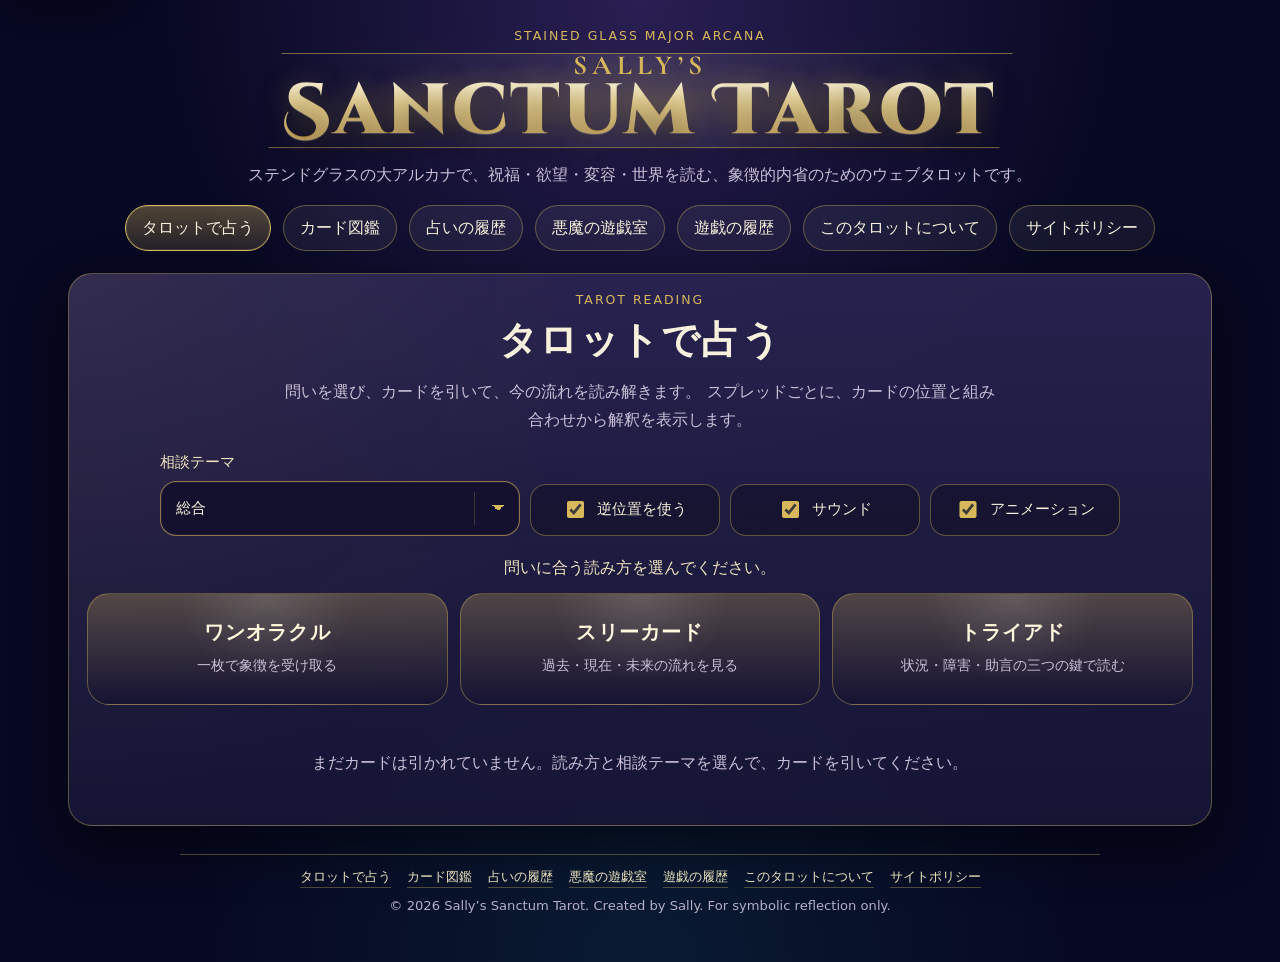
<file: index.html>
<!doctype html>
<html lang="ja">
<head>
  <meta charset="utf-8" />
  <meta name="viewport" content="width=device-width, initial-scale=1" />
  <title>タロットで占う | Sally’s Sanctum Tarot</title>
  <meta name="description" content="Sally’s Sanctum Tarot のタロット占いページ。ステンドグラスの大アルカナを使い、ワンオラクル、スリーカード、トライアドで象徴を読みます。" />
  <link rel="icon" type="image/png" href="images/favicon.png" />
  <link rel="apple-touch-icon" href="images/favicon.png" />
  <link rel="preconnect" href="https://fonts.googleapis.com" />
  <link rel="preconnect" href="https://fonts.gstatic.com" crossorigin />
  <link href="https://fonts.googleapis.com/css2?family=Cinzel+Decorative:wght@700;900&family=Cormorant+Garamond:wght@600;700&display=swap" rel="stylesheet" />
  <link rel="stylesheet" href="css/app.css?v=v131-css-cleanup-final" />
  <link rel="stylesheet" href="css/render.css?v=v131-css-cleanup-final" />
  <script src="js/site-nav.js" defer></script>
  <script src="js/image-assets.js" defer></script>
  <script src="js/card-pool.js" defer></script>
  <script src="js/devil-contracts.js" defer></script>
  <script src="js/tarot-engine.js" defer></script>
  <script src="js/render.js" defer></script>
  <script src="js/history-store.js" defer></script>
  <script src="js/app.js?v=v110b-reading-detail-height-hotfix" defer></script>
</head>
<body>
  <a class="skip-link" href="#main-content">本文へ移動</a>
  <main class="app">
    <header class="app-header">
      <p class="eyebrow">Stained Glass Major Arcana</p>
      <p class="site-title" aria-label="Sally’s Sanctum Tarot">
        <span class="title-owner">Sally’s</span>
        <span class="title-main">Sanctum Tarot</span>
      </p>
      <p class="subtitle">ステンドグラスの大アルカナで、祝福・欲望・変容・世界を読む、象徴的内省のためのウェブタロットです。</p>
      <nav class="page-nav site-nav" aria-label="ページ移動">
        <a class="button-link secondary page-nav__primary" href="index.html" aria-current="page">タロットで占う</a>
        <div class="page-nav__links">
          <a class="button-link secondary page-nav__menu-link" href="cards.html">カード図鑑</a>
          <a class="button-link secondary page-nav__menu-link" href="history.html">占いの履歴</a>
          <a class="button-link secondary page-nav__menu-link" href="devil-game.html">悪魔の遊戯室</a>
          <a class="button-link secondary page-nav__menu-link" href="devil-records.html">遊戯の履歴</a>
          <a class="button-link secondary page-nav__menu-link" href="about.html">このタロットについて</a>
          <a class="button-link secondary page-nav__menu-link" href="policy.html">サイトポリシー</a>
        </div>
        <button type="button" class="button-link secondary page-nav__menu-button" data-site-menu-open aria-haspopup="dialog" aria-controls="site-menu-dialog-index">メニュー</button>
      </nav>
      <dialog id="site-menu-dialog-index" class="site-menu-dialog" aria-labelledby="site-menu-title-index">
        <div class="site-menu-dialog__panel">
          <div class="site-menu-dialog__header">
            <h2 id="site-menu-title-index">メニュー</h2>
            <button type="button" class="button-link secondary site-menu-dialog__close" data-site-menu-close aria-label="メニューを閉じる"><span aria-hidden="true">×</span></button>
          </div>
          <nav class="site-menu-dialog__links" aria-label="スマートフォン用ページ移動">
            <a class="button-link secondary site-menu-dialog__link" href="index.html" aria-current="page">タロットで占う</a>
            <a class="button-link secondary site-menu-dialog__link" href="cards.html">カード図鑑</a>
            <a class="button-link secondary site-menu-dialog__link" href="history.html">占いの履歴</a>
            <a class="button-link secondary site-menu-dialog__link" href="devil-game.html">悪魔の遊戯室</a>
            <a class="button-link secondary site-menu-dialog__link" href="devil-records.html">遊戯の履歴</a>
            <a class="button-link secondary site-menu-dialog__link" href="about.html">このタロットについて</a>
            <a class="button-link secondary site-menu-dialog__link" href="policy.html">サイトポリシー</a>
          </nav>
        </div>
      </dialog>
    </header>

    <section id="main-content" class="panel reading-page" aria-labelledby="reading-title">
      <div class="reading-page-hero standard-page-hero">
        <p class="eyebrow">Tarot Reading</p>
        <h1 id="reading-title">タロットで占う</h1>
        <p class="standard-page-hero__lead">
          問いを選び、カードを引いて、今の流れを読み解きます。
          スプレッドごとに、カードの位置と組み合わせから解釈を表示します。
        </p>
      </div>
      <div class="setting-grid">
        <label class="select-label" for="context">
          <span>相談テーマ</span>
          <select id="context">
            <option value="general">総合</option>
            <option value="love">恋愛・関係性</option>
            <option value="work">仕事・活動</option>
            <option value="selfCare">セルフケア</option>
            <option value="creativity">創作</option>
          </select>
        </label>

        <label class="toggle-label" for="use-reversals">
          <input type="checkbox" id="use-reversals" checked />
          <span>逆位置を使う</span>
        </label>

        <label class="toggle-label" for="sound-enabled">
          <input type="checkbox" id="sound-enabled" checked />
          <span>サウンド</span>
        </label>

        <label class="toggle-label" for="animation-enabled">
          <input type="checkbox" id="animation-enabled" checked />
          <span>アニメーション</span>
        </label>
      </div>

      <section class="spread-picker" aria-labelledby="spread-picker-title">
        <p id="spread-picker-title" class="spread-picker__prompt">問いに合う読み方を選んでください。</p>
        <div class="spread-options" aria-label="読み方を選択">
          <button type="button" id="draw-one" class="spread-option">
            <span class="spread-option__name">ワンオラクル</span>
            <span class="spread-option__desc">一枚で象徴を受け取る</span>
          </button>
          <button type="button" id="draw-three" class="spread-option">
            <span class="spread-option__name">スリーカード</span>
            <span class="spread-option__desc">過去・現在・未来の流れを見る</span>
          </button>
          <button type="button" id="draw-triad" class="spread-option">
            <span class="spread-option__name">トライアド</span>
            <span class="spread-option__desc">状況・障害・助言の三つの鍵で読む</span>
          </button>
        </div>
      </section>


      <div id="spread" class="reading-root" aria-live="polite"></div>
    </section>

    <footer class="app-footer" aria-label="サイト情報">
      <nav class="footer-links" aria-label="関連ページ">
        <a href="index.html">タロットで占う</a>
        <a href="cards.html">カード図鑑</a>
        <a href="history.html">占いの履歴</a>
        <a href="devil-game.html">悪魔の遊戯室</a>
        <a href="devil-records.html">遊戯の履歴</a>
        <a href="about.html">このタロットについて</a>
        <a href="policy.html">サイトポリシー</a>
      </nav>
      <p>© 2026 Sally’s Sanctum Tarot. Created by Sally. For symbolic reflection only.</p>
    </footer>
  </main>

  <button type="button" id="back-to-top" class="back-to-top" hidden tabindex="-1" aria-label="ページ上部へ戻る" title="ページ上部へ戻る">↑</button>

  <audio id="flip-sound" src="sounds/card-flip.mp3" preload="auto"></audio>
  <audio id="synergy-sound" src="sounds/synergy-flash.mp3" preload="auto"></audio>
</body>
</html>
</file>
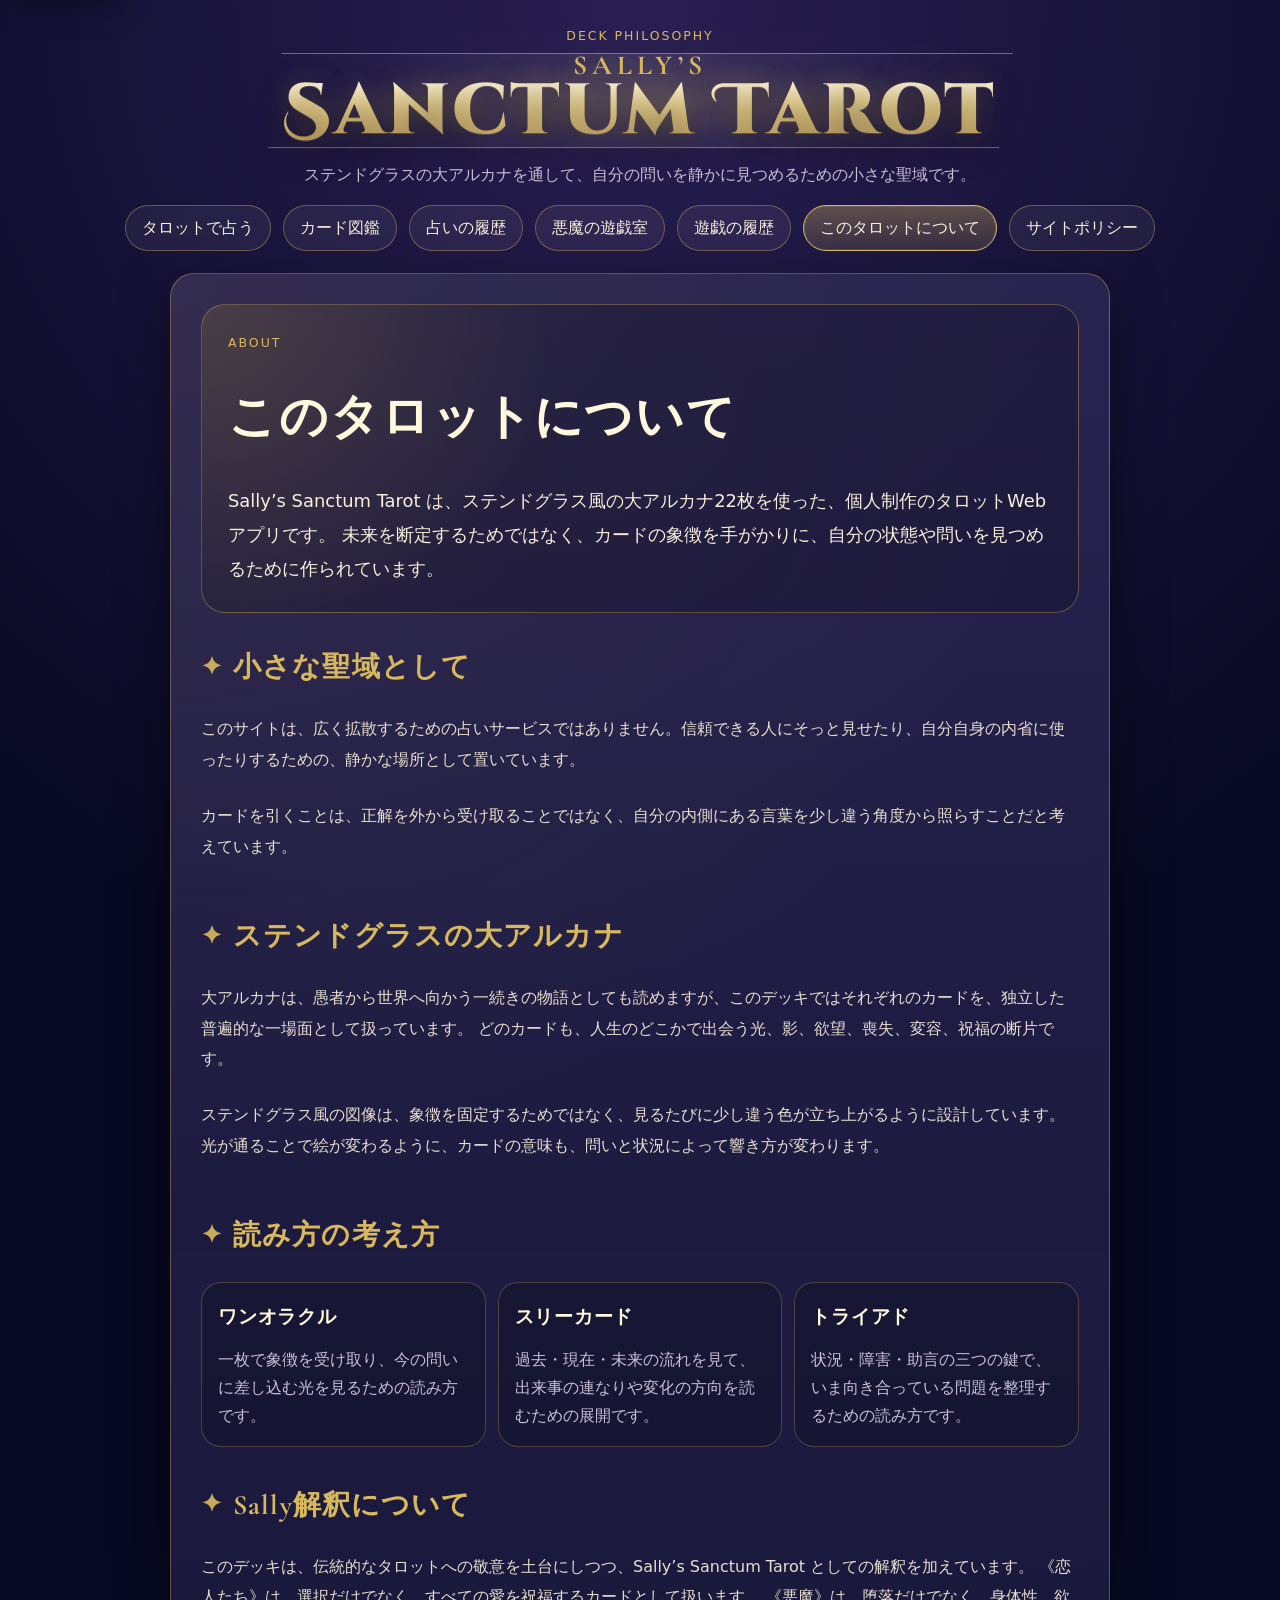
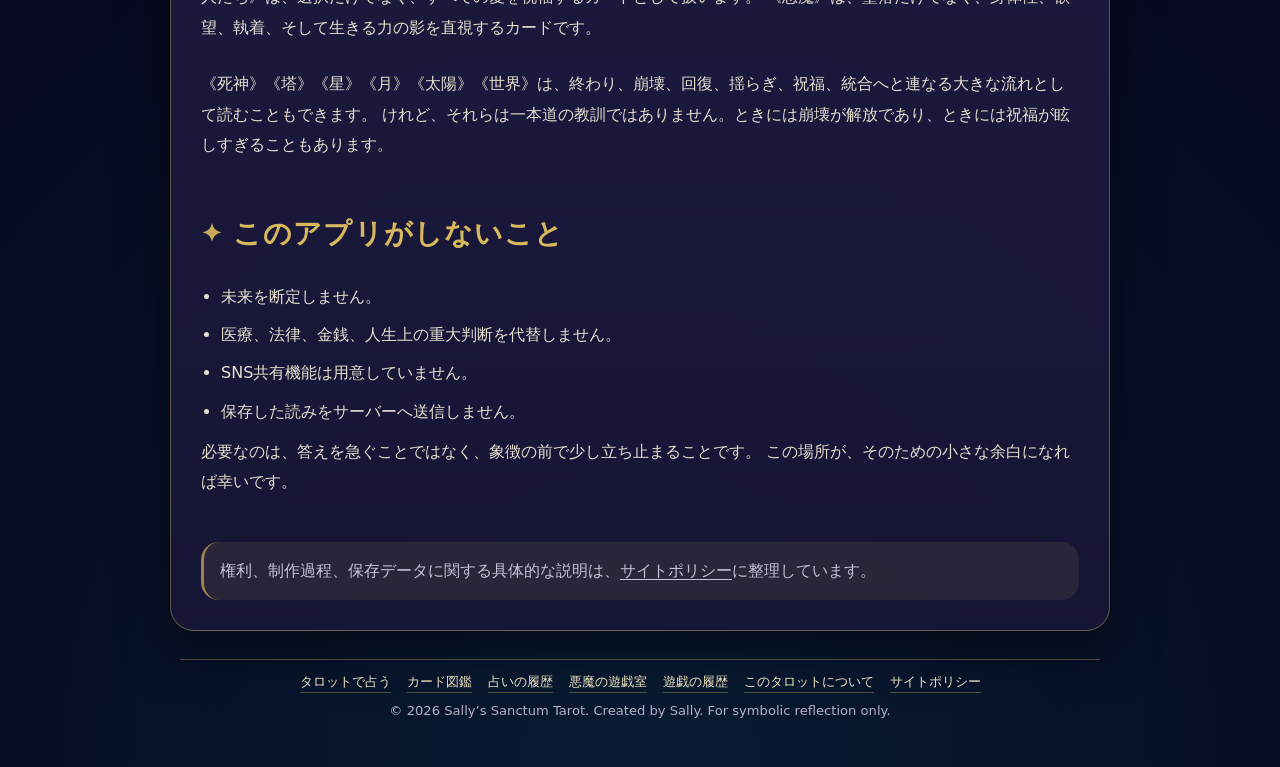
<file: about.html>
<!doctype html>
<html lang="ja">
<head>
  <meta charset="utf-8" />
  <meta name="viewport" content="width=device-width, initial-scale=1" />
  <title>このタロットについて | Sally’s Sanctum Tarot</title>
  <meta name="description" content="Sally’s Sanctum Tarot のデッキ思想。ステンドグラスの大アルカナを通して、象徴的内省のために作られた小さなタロットアプリについて。" />
  <link rel="icon" type="image/png" href="images/favicon.png" />
  <link rel="apple-touch-icon" href="images/favicon.png" />
  <link rel="preconnect" href="https://fonts.googleapis.com" />
  <link rel="preconnect" href="https://fonts.gstatic.com" crossorigin />
  <link href="https://fonts.googleapis.com/css2?family=Cinzel+Decorative:wght@700;900&family=Cormorant+Garamond:wght@600;700&display=swap" rel="stylesheet" />
  <link rel="stylesheet" href="css/app.css?v=v131-css-cleanup-final" />
  <link rel="stylesheet" href="css/render.css?v=v131-css-cleanup-final" />
  <script src="js/site-nav.js" defer></script>
  <script src="js/page.js" defer></script>
</head>
<body>
  <a class="skip-link" href="#main-content">本文へ移動</a>
  <main class="app">
    <header class="app-header">
      <p class="eyebrow">Deck Philosophy</p>
      <p class="site-title" aria-label="Sally’s Sanctum Tarot">
        <span class="title-owner">Sally’s</span>
        <span class="title-main">Sanctum Tarot</span>
      </p>
      <p class="subtitle">ステンドグラスの大アルカナを通して、自分の問いを静かに見つめるための小さな聖域です。</p>
      <nav class="page-nav site-nav" aria-label="ページ移動">
        <a class="button-link secondary page-nav__primary" href="index.html">タロットで占う</a>
        <div class="page-nav__links">
          <a class="button-link secondary page-nav__menu-link" href="cards.html">カード図鑑</a>
          <a class="button-link secondary page-nav__menu-link" href="history.html">占いの履歴</a>
          <a class="button-link secondary page-nav__menu-link" href="devil-game.html">悪魔の遊戯室</a>
          <a class="button-link secondary page-nav__menu-link" href="devil-records.html">遊戯の履歴</a>
          <a class="button-link secondary page-nav__menu-link" href="about.html" aria-current="page">このタロットについて</a>
          <a class="button-link secondary page-nav__menu-link" href="policy.html">サイトポリシー</a>
        </div>
        <button type="button" class="button-link secondary page-nav__menu-button" data-site-menu-open aria-haspopup="dialog" aria-controls="site-menu-dialog-about">メニュー</button>
      </nav>
      <dialog id="site-menu-dialog-about" class="site-menu-dialog" aria-labelledby="site-menu-title-about">
        <div class="site-menu-dialog__panel">
          <div class="site-menu-dialog__header">
            <h2 id="site-menu-title-about">メニュー</h2>
            <button type="button" class="button-link secondary site-menu-dialog__close" data-site-menu-close aria-label="メニューを閉じる"><span aria-hidden="true">×</span></button>
          </div>
          <nav class="site-menu-dialog__links" aria-label="スマートフォン用ページ移動">
            <a class="button-link secondary site-menu-dialog__link" href="index.html">タロットで占う</a>
            <a class="button-link secondary site-menu-dialog__link" href="cards.html">カード図鑑</a>
            <a class="button-link secondary site-menu-dialog__link" href="history.html">占いの履歴</a>
            <a class="button-link secondary site-menu-dialog__link" href="devil-game.html">悪魔の遊戯室</a>
            <a class="button-link secondary site-menu-dialog__link" href="devil-records.html">遊戯の履歴</a>
            <a class="button-link secondary site-menu-dialog__link" href="about.html" aria-current="page">このタロットについて</a>
            <a class="button-link secondary site-menu-dialog__link" href="policy.html">サイトポリシー</a>
          </nav>
        </div>
      </dialog>
    </header>

    <article id="main-content" class="panel about-page" aria-labelledby="about-title">
      <div class="about-hero">
        <p class="eyebrow">About</p>
        <h1 id="about-title">このタロットについて</h1>
        <p class="about-lead">
          Sally’s Sanctum Tarot は、ステンドグラス風の大アルカナ22枚を使った、個人制作のタロットWebアプリです。
          未来を断定するためではなく、カードの象徴を手がかりに、自分の状態や問いを見つめるために作られています。
        </p>
      </div>

      <section class="about-section" aria-labelledby="about-sanctum-title">
        <h3 id="about-sanctum-title">小さな聖域として</h3>
        <p>
          このサイトは、広く拡散するための占いサービスではありません。信頼できる人にそっと見せたり、自分自身の内省に使ったりするための、静かな場所として置いています。
        </p>
        <p>
          カードを引くことは、正解を外から受け取ることではなく、自分の内側にある言葉を少し違う角度から照らすことだと考えています。
        </p>
      </section>

      <section class="about-section" aria-labelledby="about-arcana-title">
        <h3 id="about-arcana-title">ステンドグラスの大アルカナ</h3>
        <p>
          大アルカナは、愚者から世界へ向かう一続きの物語としても読めますが、このデッキではそれぞれのカードを、独立した普遍的な一場面として扱っています。
          どのカードも、人生のどこかで出会う光、影、欲望、喪失、変容、祝福の断片です。
        </p>
        <p>
          ステンドグラス風の図像は、象徴を固定するためではなく、見るたびに少し違う色が立ち上がるように設計しています。
          光が通ることで絵が変わるように、カードの意味も、問いと状況によって響き方が変わります。
        </p>
      </section>

      <section class="about-section" aria-labelledby="about-reading-title">
        <h3 id="about-reading-title">読み方の考え方</h3>
        <div class="principle-grid">
          <section class="principle-card">
            <h4>ワンオラクル</h4>
            <p>一枚で象徴を受け取り、今の問いに差し込む光を見るための読み方です。</p>
          </section>
          <section class="principle-card">
            <h4>スリーカード</h4>
            <p>過去・現在・未来の流れを見て、出来事の連なりや変化の方向を読むための展開です。</p>
          </section>
          <section class="principle-card">
            <h4>トライアド</h4>
            <p>状況・障害・助言の三つの鍵で、いま向き合っている問題を整理するための読み方です。</p>
          </section>
        </div>
      </section>

      <section class="about-section" aria-labelledby="about-symbol-title">
        <h3 id="about-symbol-title">Sally解釈について</h3>
        <p>
          このデッキは、伝統的なタロットへの敬意を土台にしつつ、Sally’s Sanctum Tarot としての解釈を加えています。
          《恋人たち》は、選択だけでなく、すべての愛を祝福するカードとして扱います。
          《悪魔》は、堕落だけでなく、身体性、欲望、執着、そして生きる力の影を直視するカードです。
        </p>
        <p>
          《死神》《塔》《星》《月》《太陽》《世界》は、終わり、崩壊、回復、揺らぎ、祝福、統合へと連なる大きな流れとして読むこともできます。
          けれど、それらは一本道の教訓ではありません。ときには崩壊が解放であり、ときには祝福が眩しすぎることもあります。
        </p>
      </section>

      <section class="about-section" aria-labelledby="about-not-title">
        <h3 id="about-not-title">このアプリがしないこと</h3>
        <ul class="about-list">
          <li>未来を断定しません。</li>
          <li>医療、法律、金銭、人生上の重大判断を代替しません。</li>
          <li>SNS共有機能は用意していません。</li>
          <li>保存した読みをサーバーへ送信しません。</li>
        </ul>
        <p>
          必要なのは、答えを急ぐことではなく、象徴の前で少し立ち止まることです。
          この場所が、そのための小さな余白になれば幸いです。
        </p>
      </section>

      <aside class="about-note" aria-label="補足">
        <p>
          権利、制作過程、保存データに関する具体的な説明は、<a href="policy.html">サイトポリシー</a>に整理しています。
        </p>
      </aside>
    </article>

    <footer class="app-footer" aria-label="サイト情報">
      <nav class="footer-links" aria-label="関連ページ">
        <a href="index.html">タロットで占う</a>
        <a href="cards.html">カード図鑑</a>
        <a href="history.html">占いの履歴</a>
        <a href="devil-game.html">悪魔の遊戯室</a>
        <a href="devil-records.html">遊戯の履歴</a>
        <a href="about.html">このタロットについて</a>
        <a href="policy.html">サイトポリシー</a>
      </nav>
      <p>© 2026 Sally’s Sanctum Tarot. Created by Sally. For symbolic reflection only.</p>
    </footer>
  </main>

  <button type="button" id="back-to-top" class="back-to-top" hidden tabindex="-1" aria-label="ページ上部へ戻る" title="ページ上部へ戻る">↑</button>
</body>
</html>
</file>
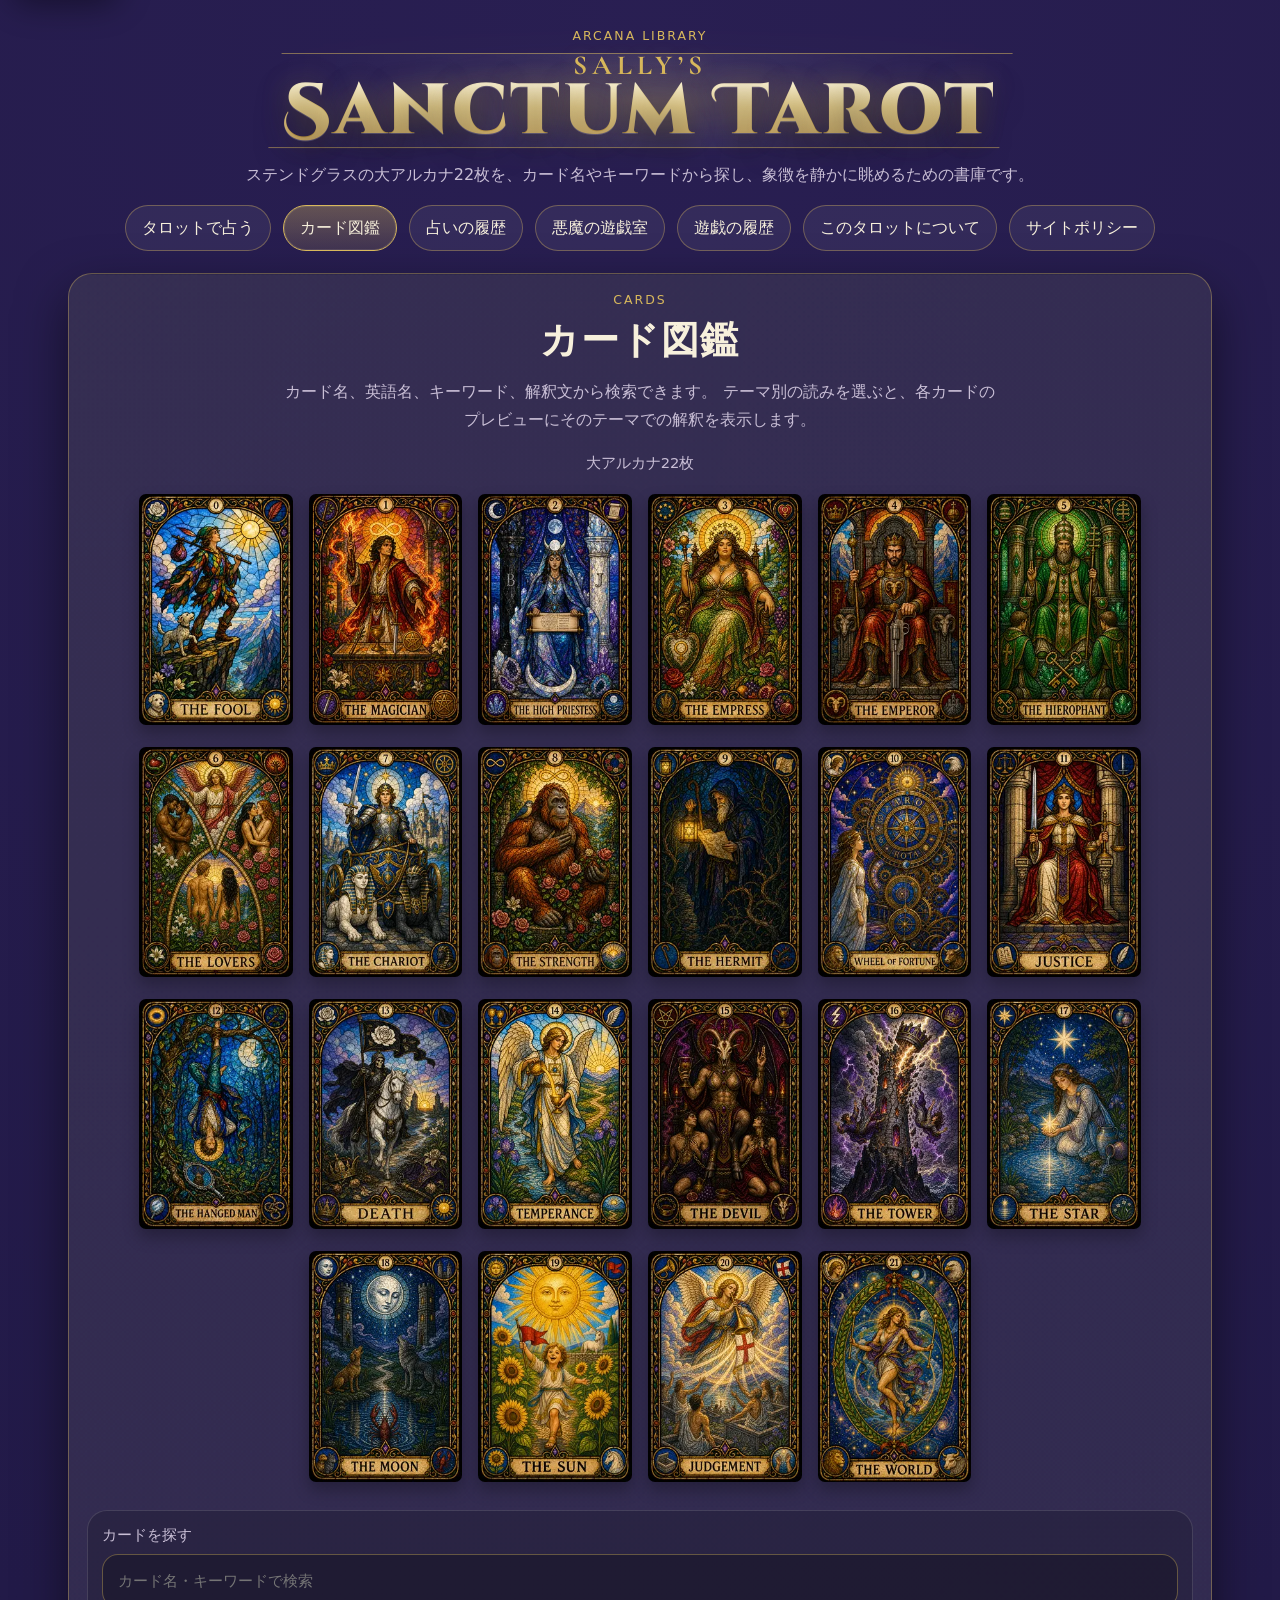
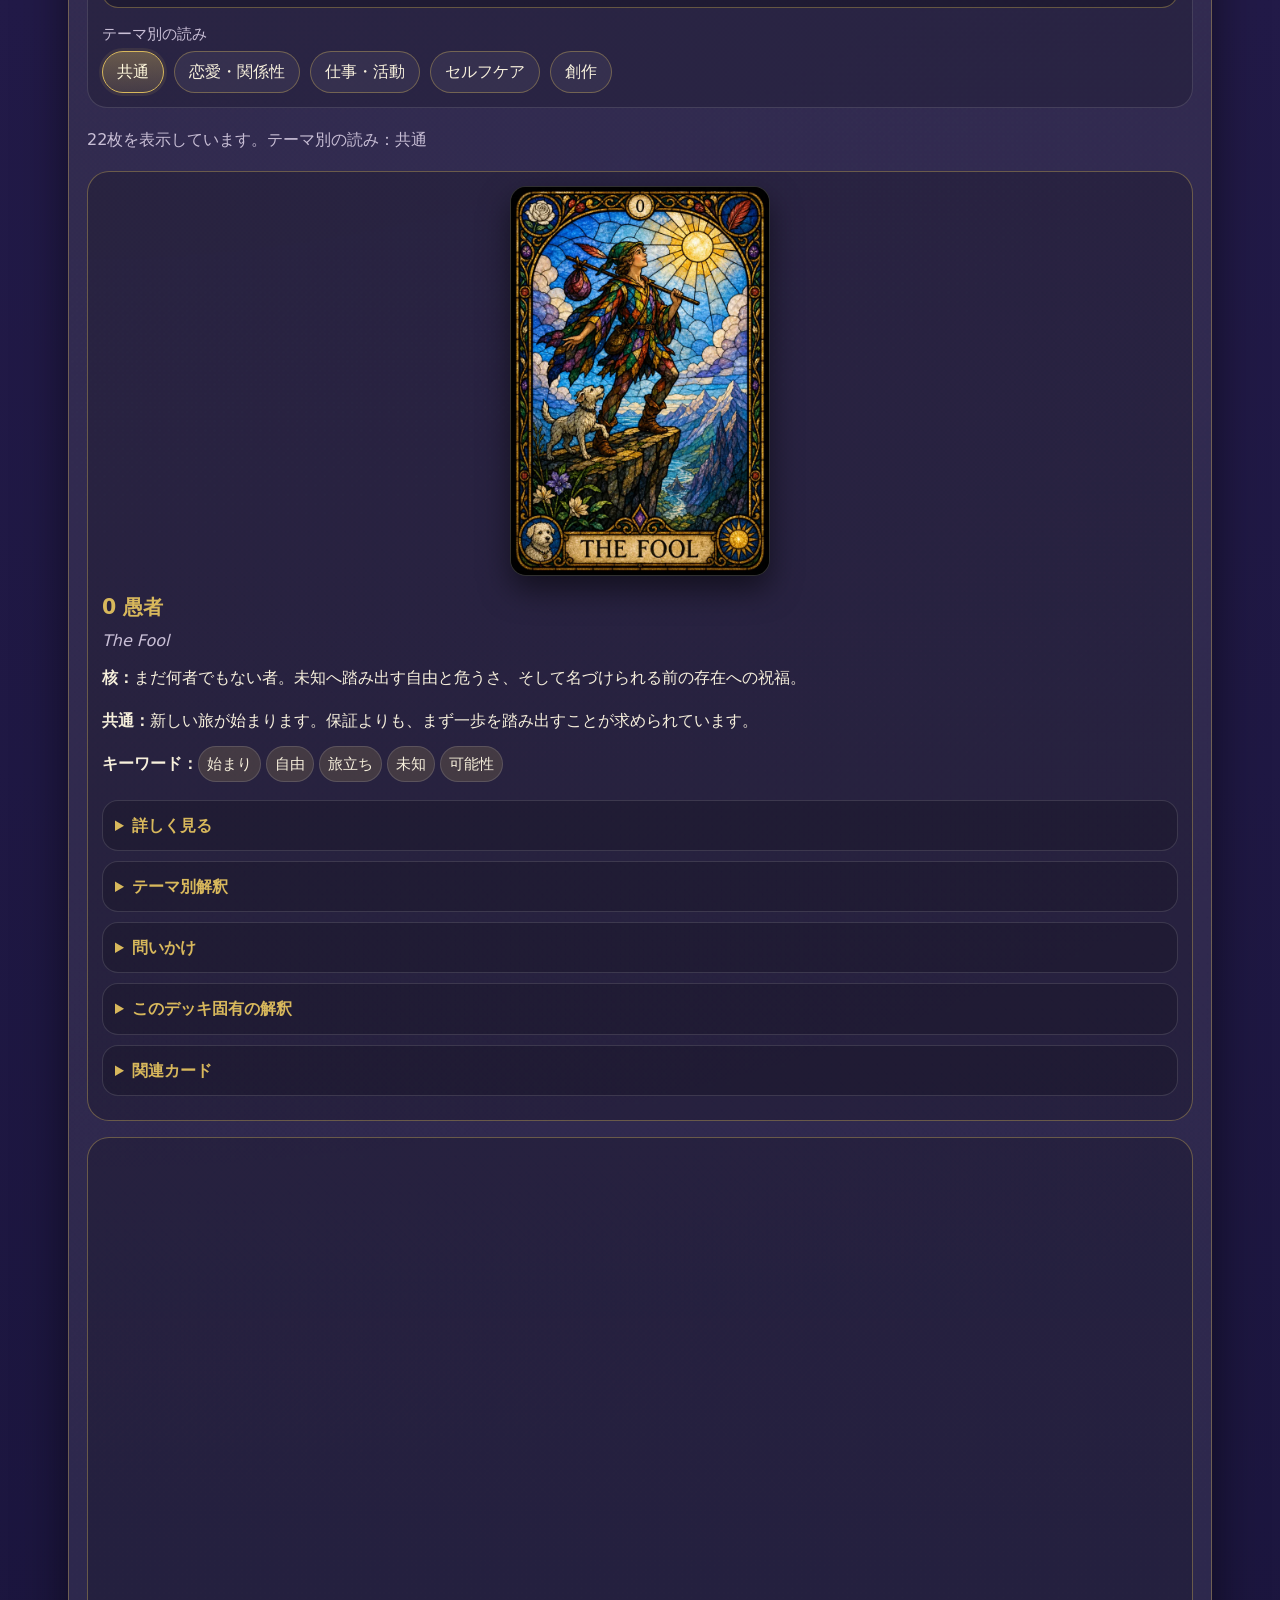
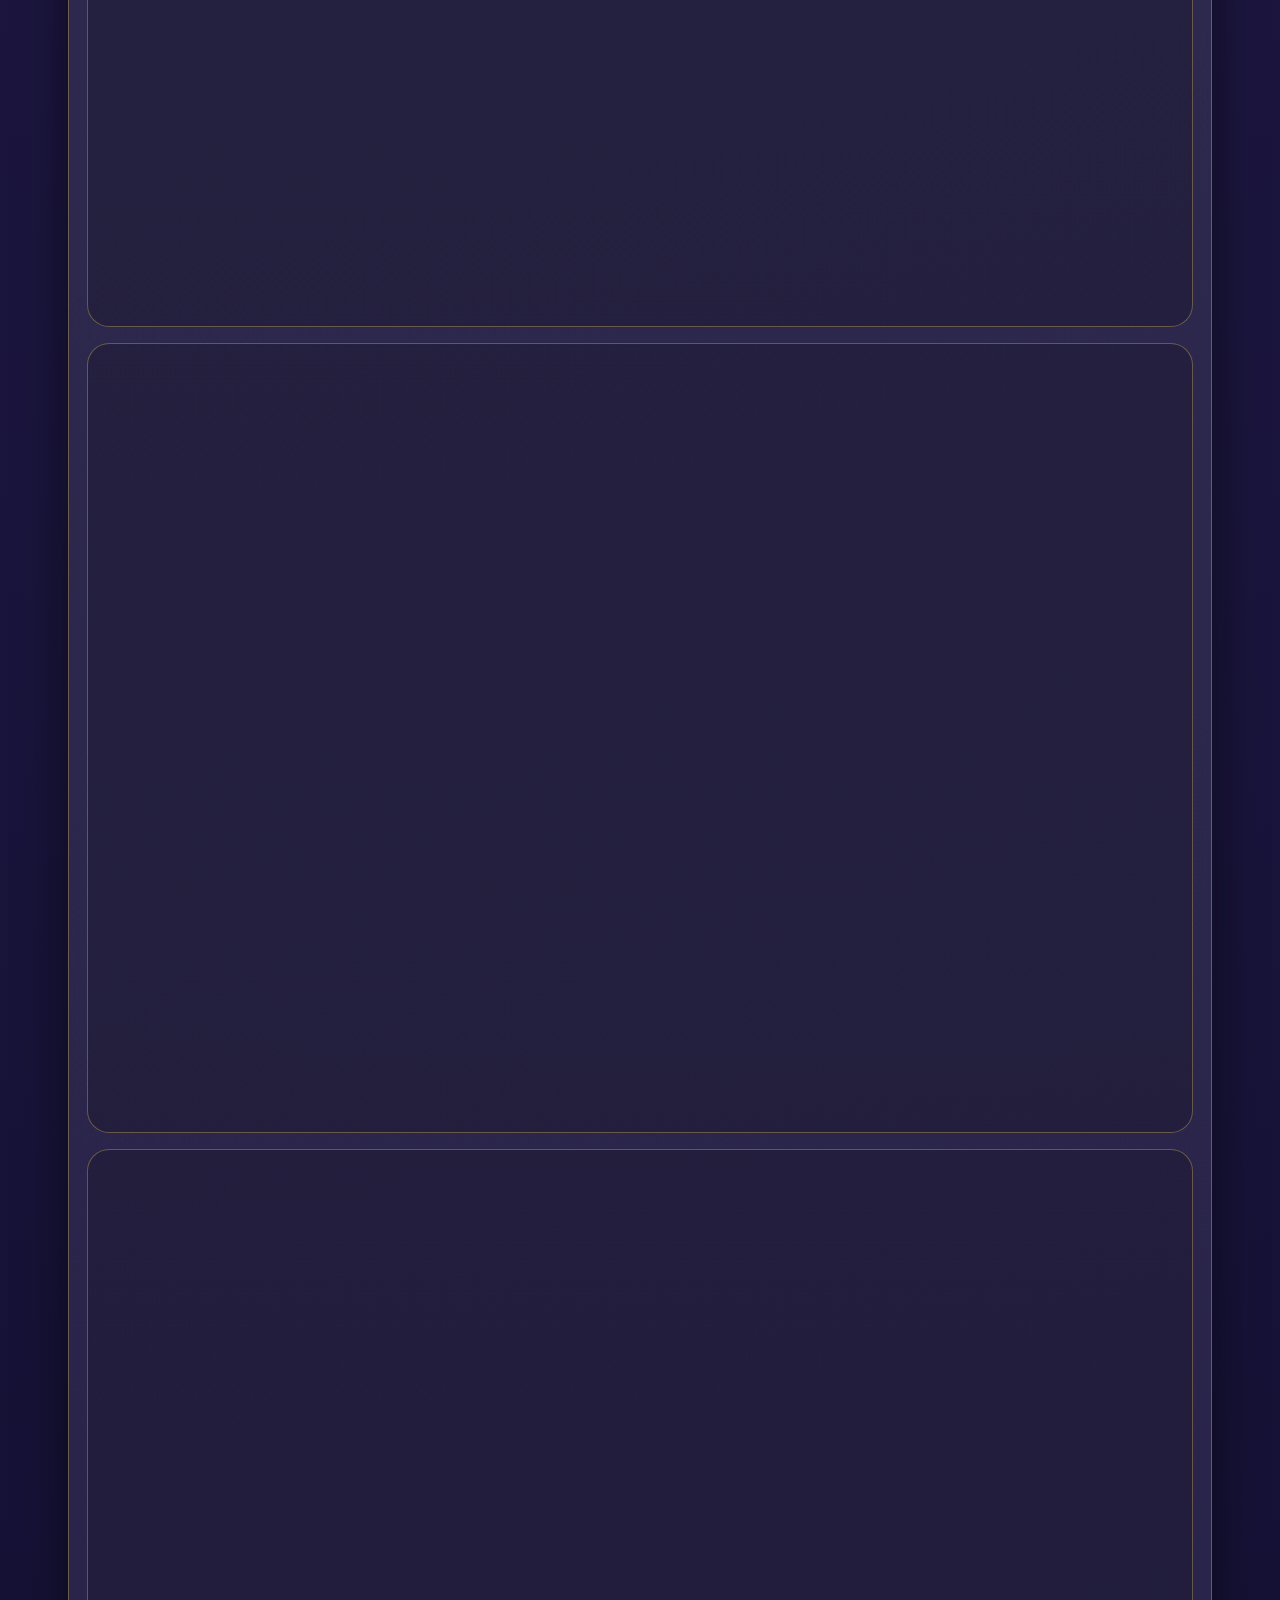
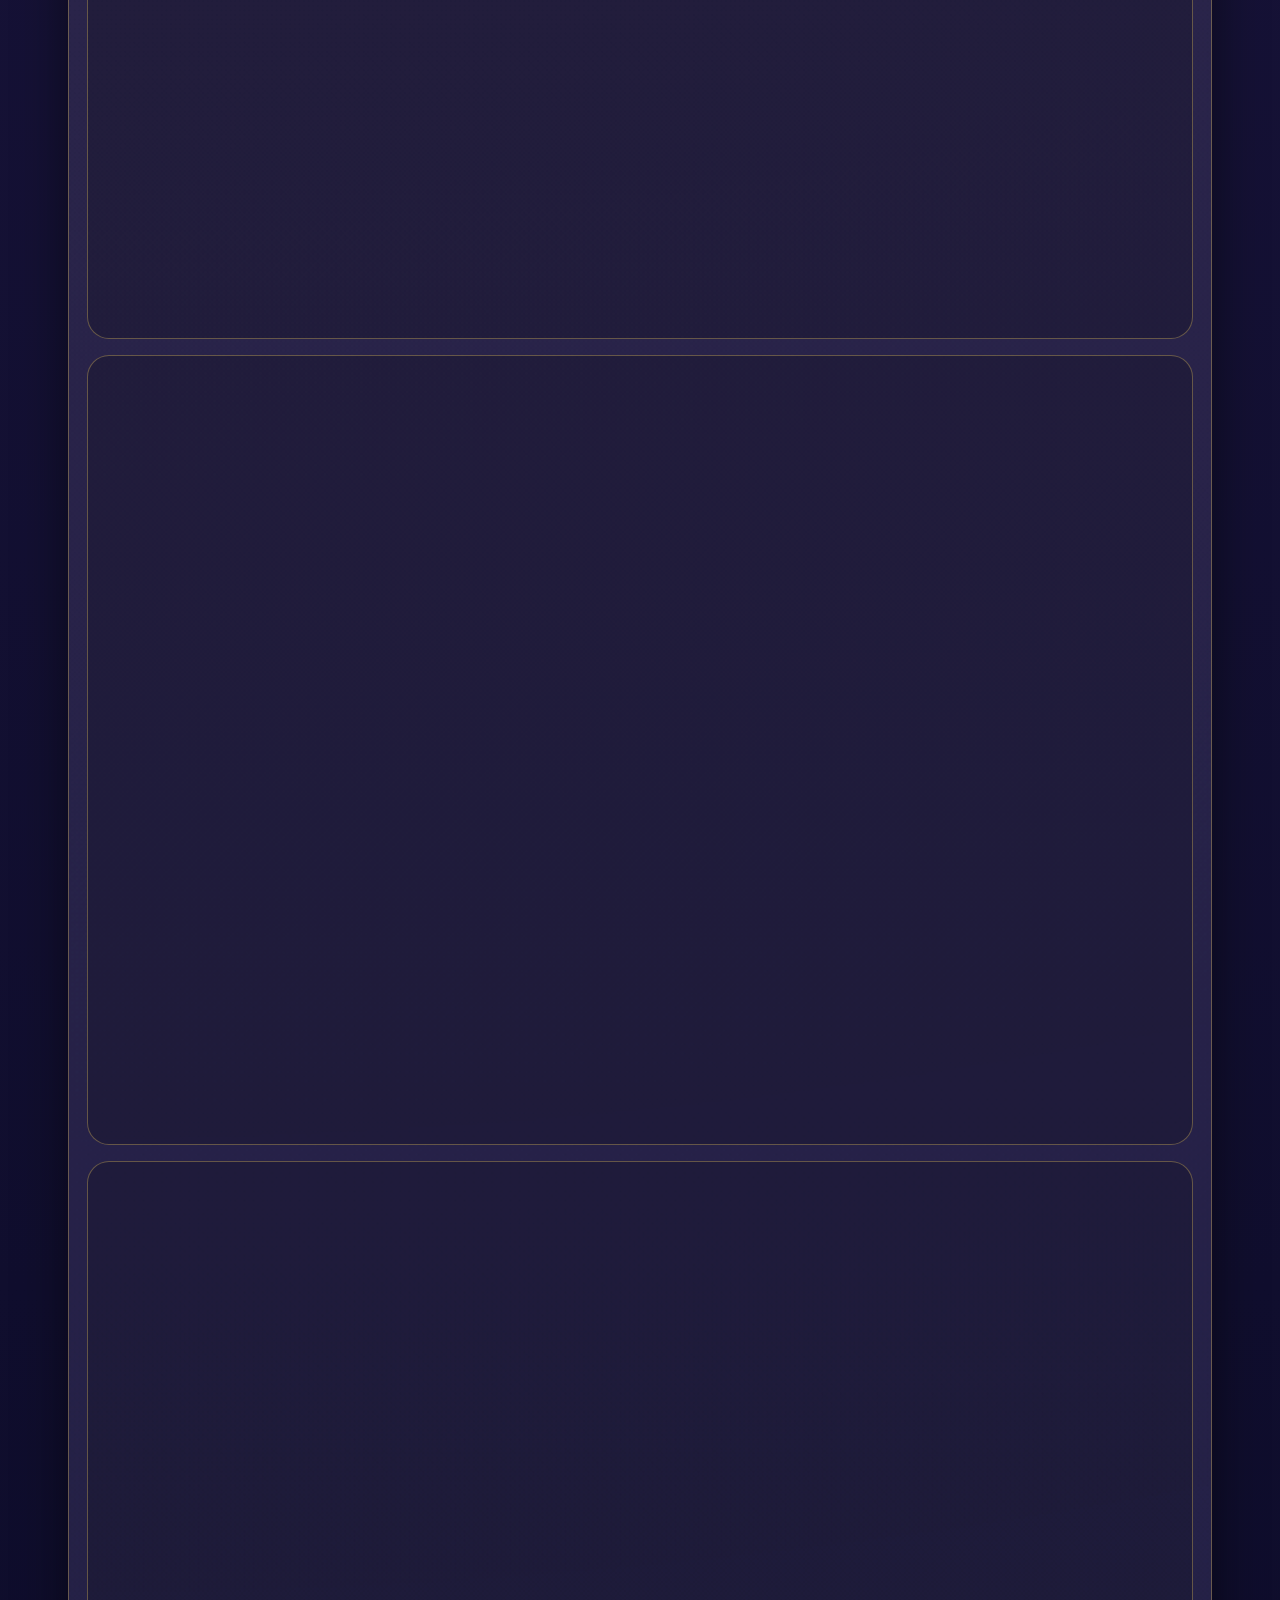
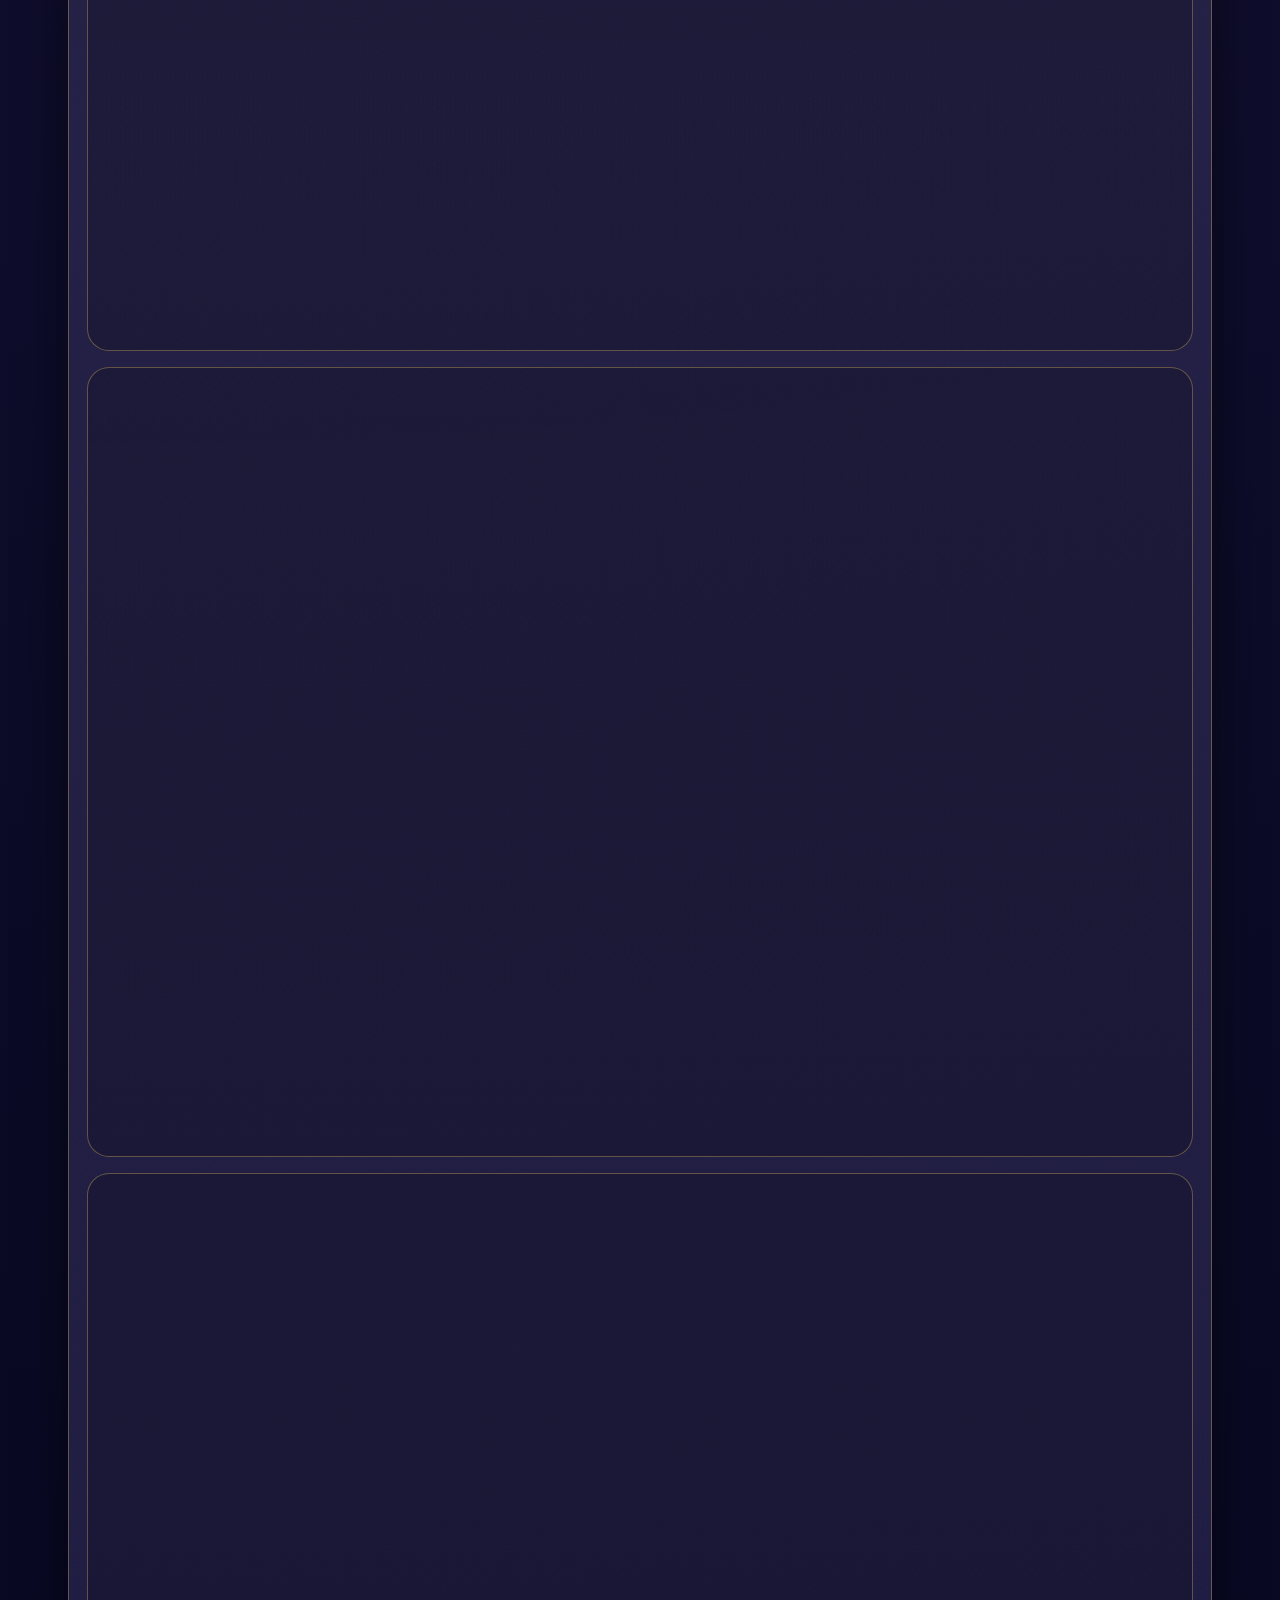
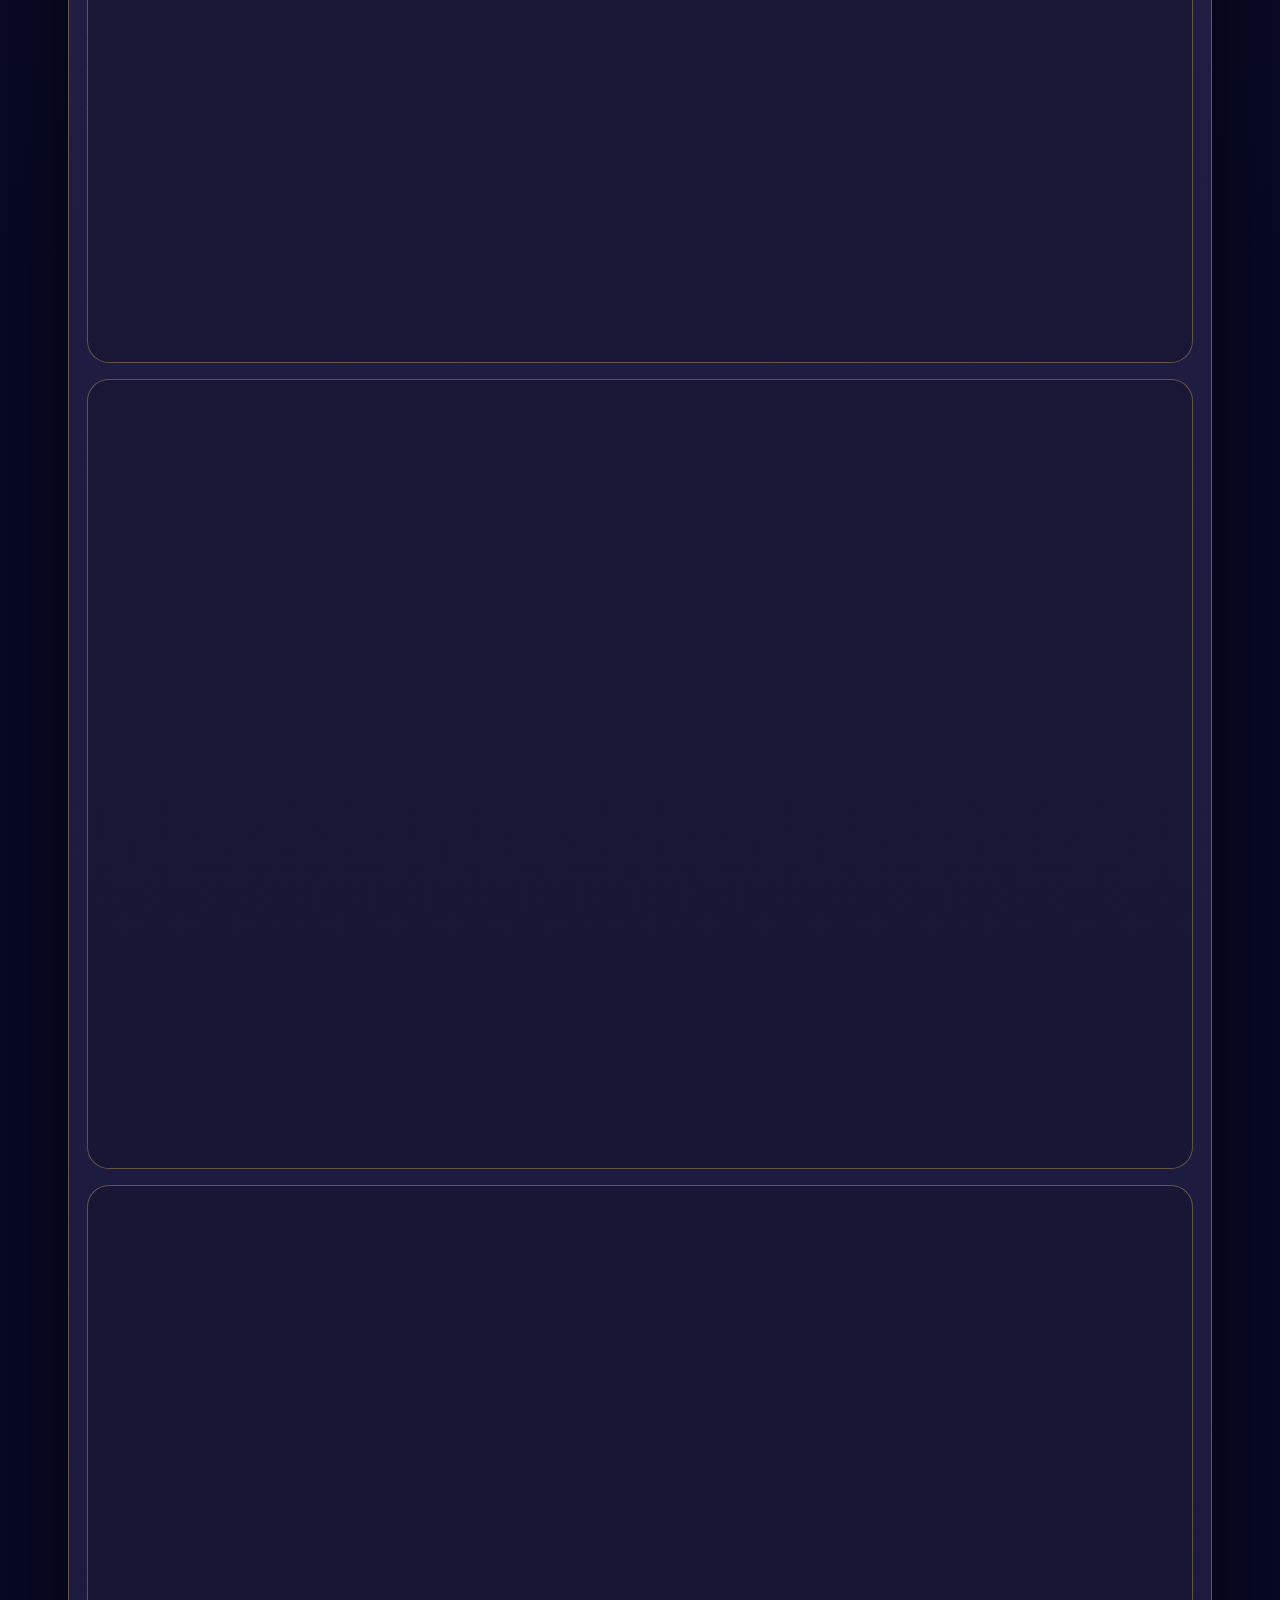
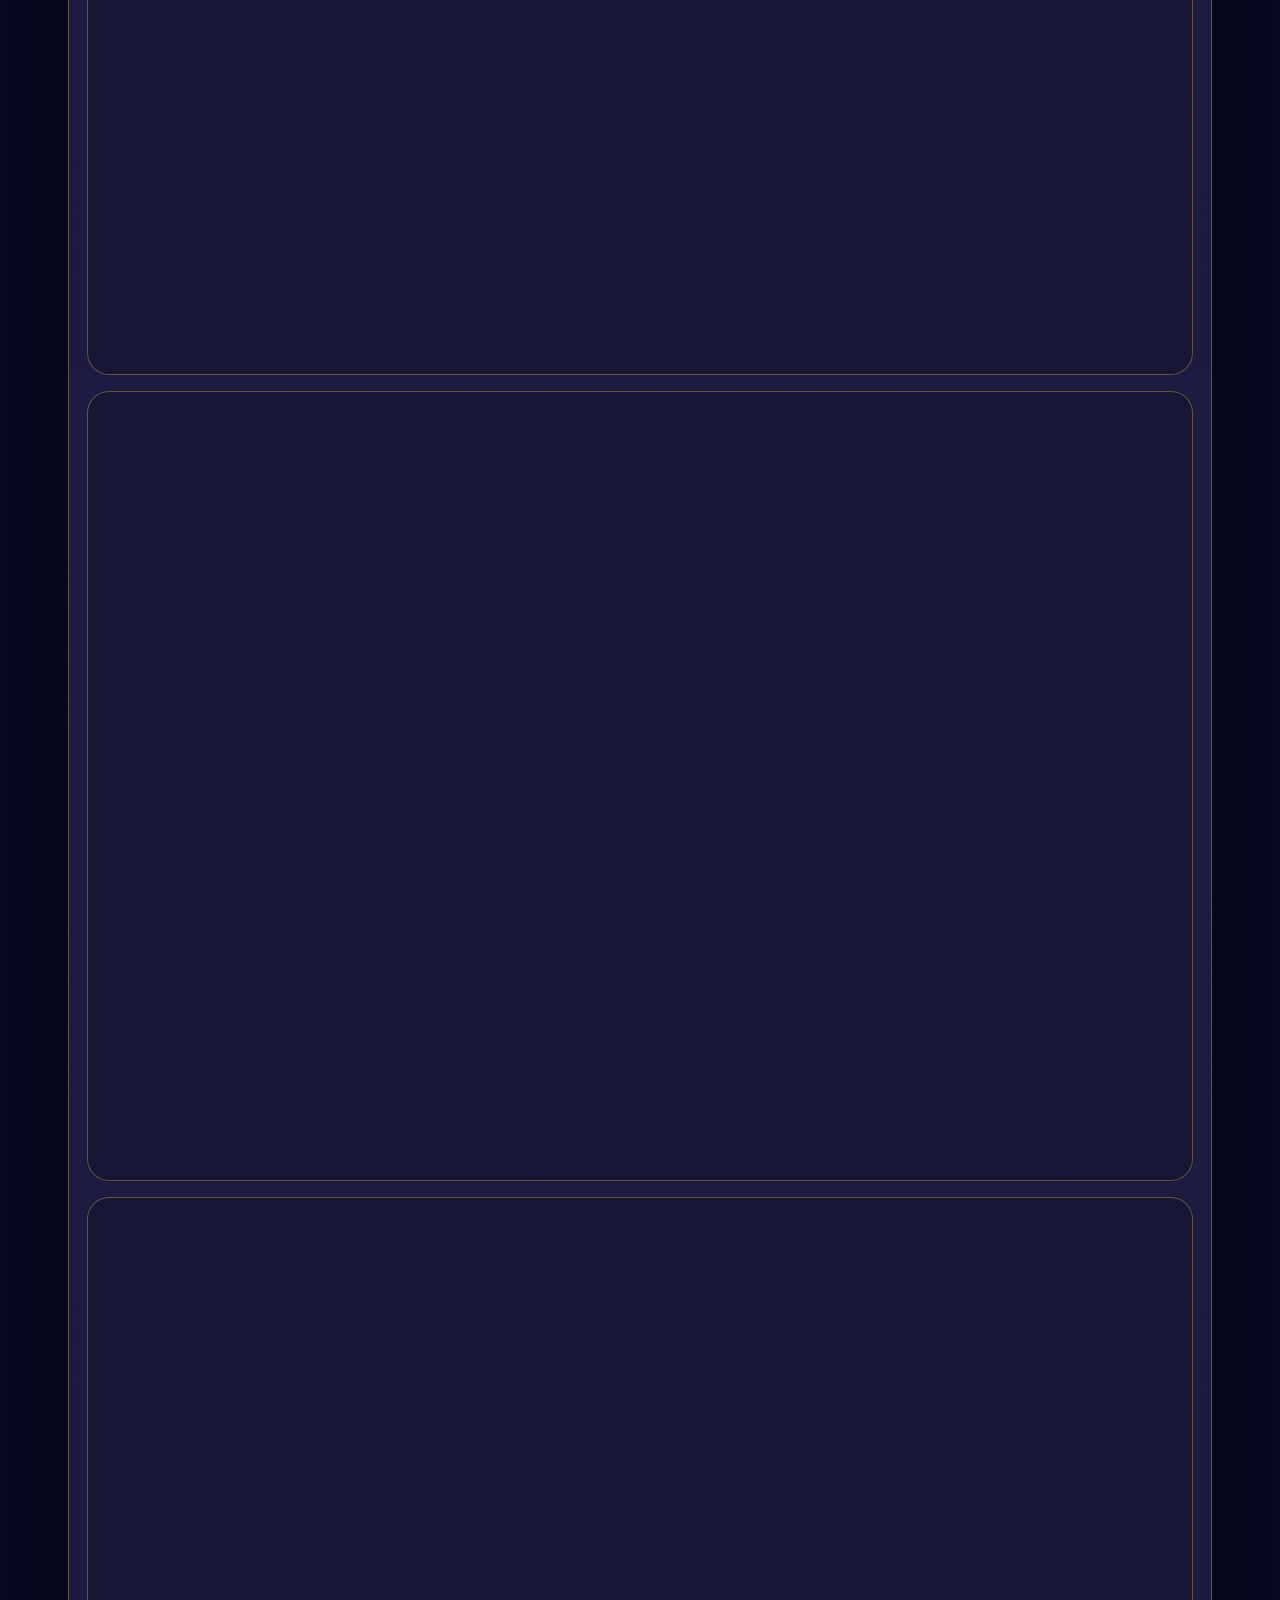
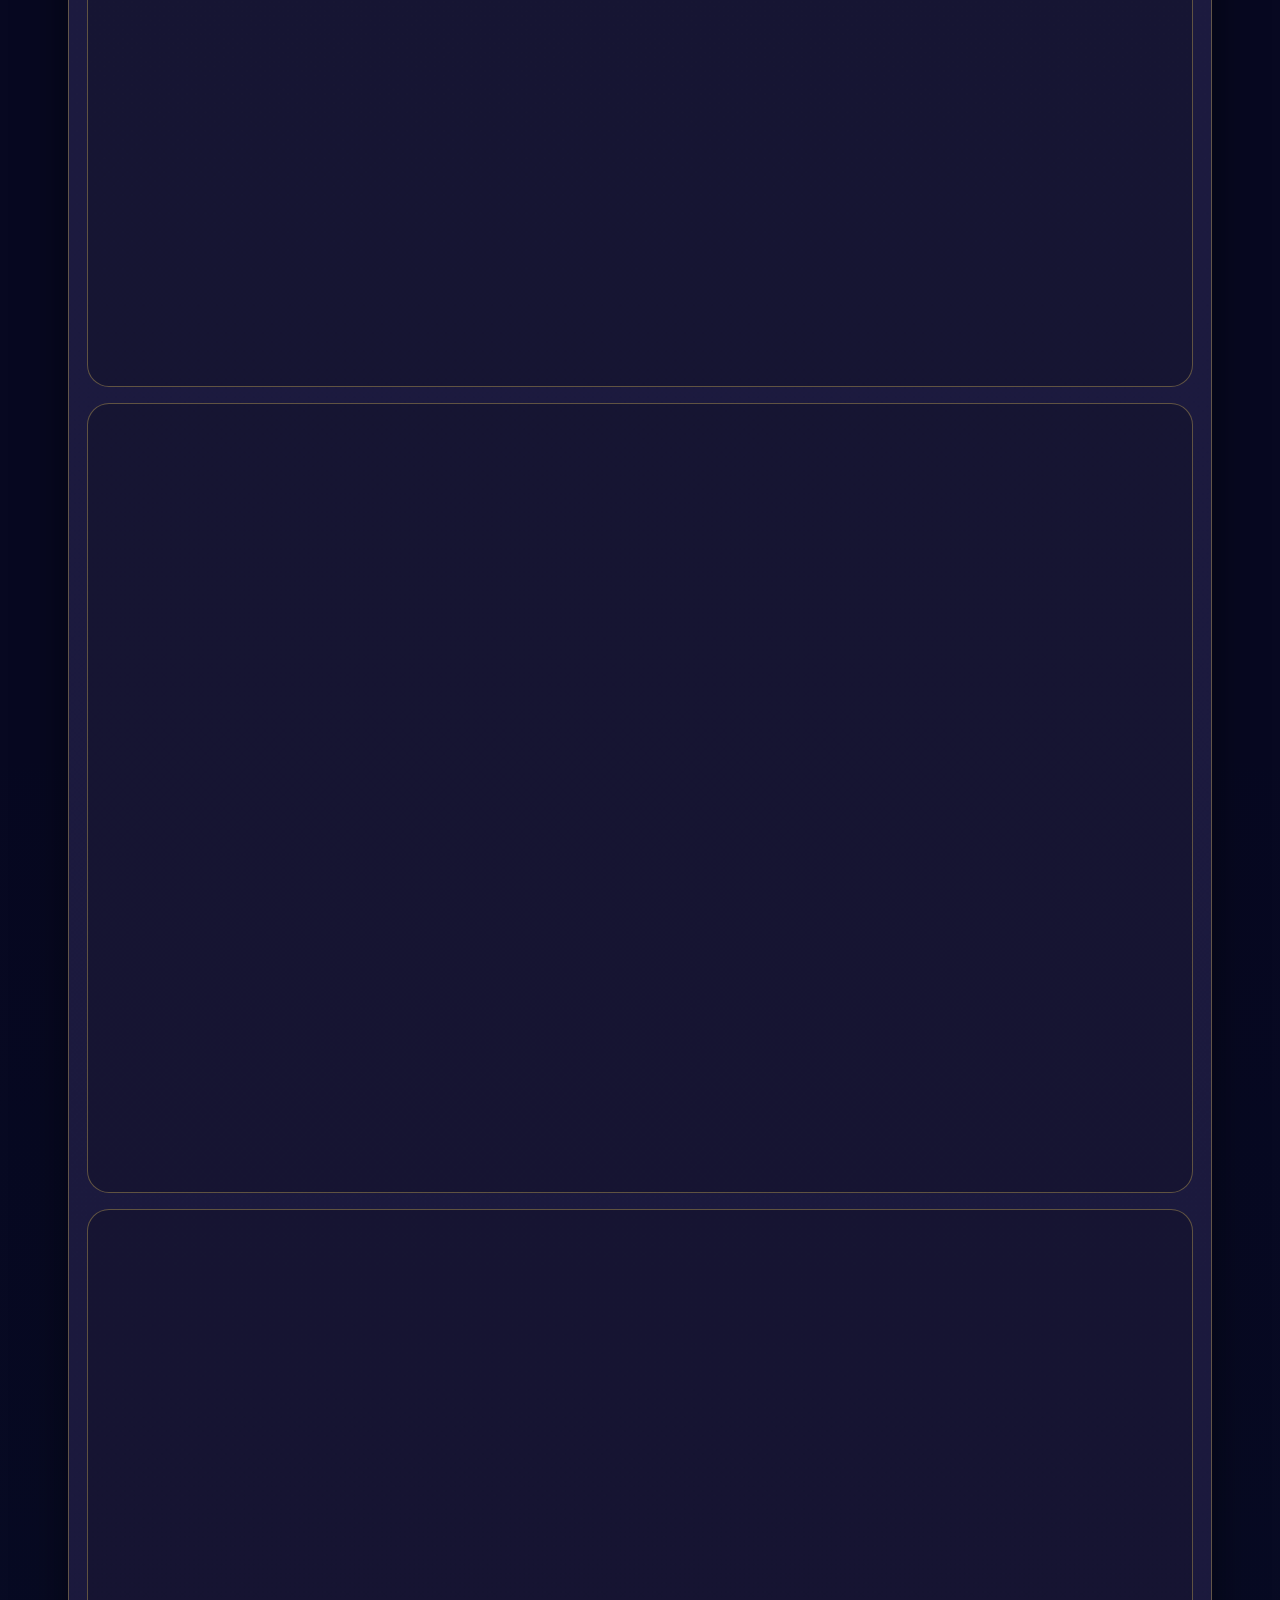
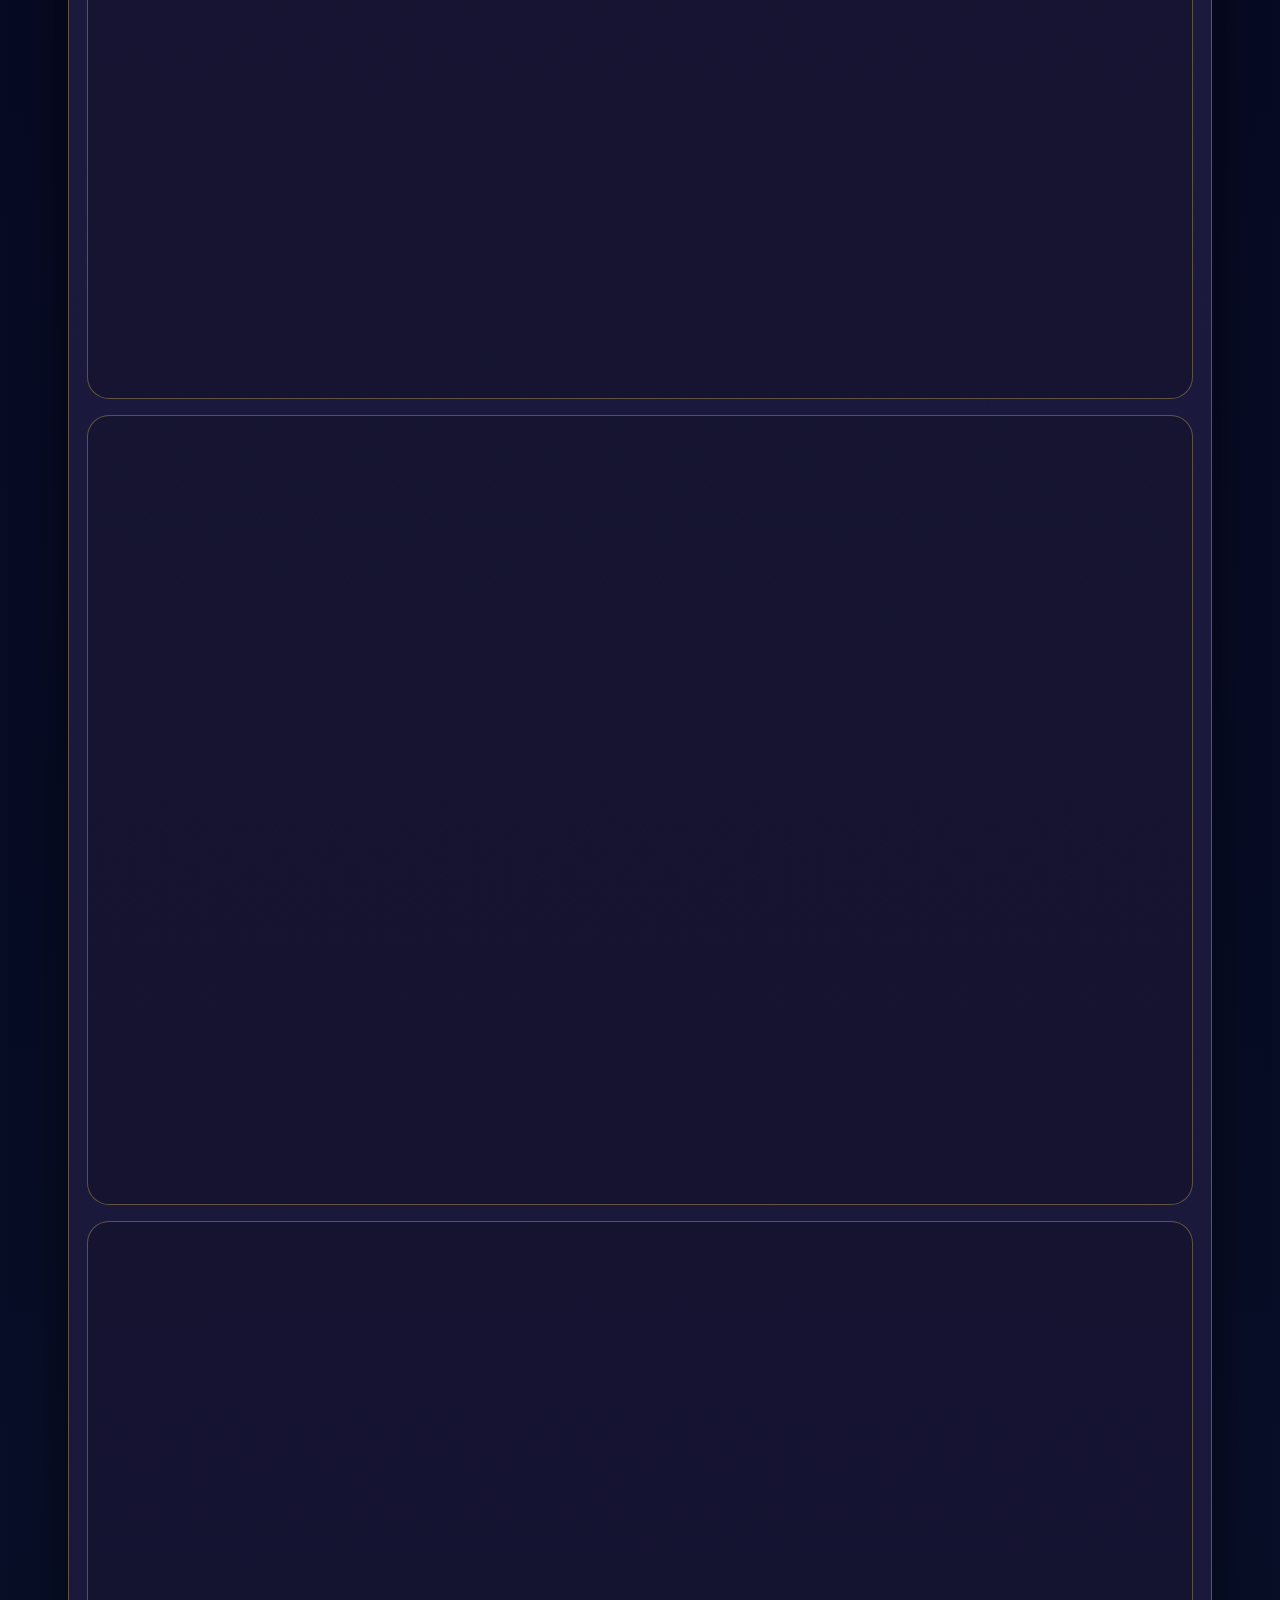
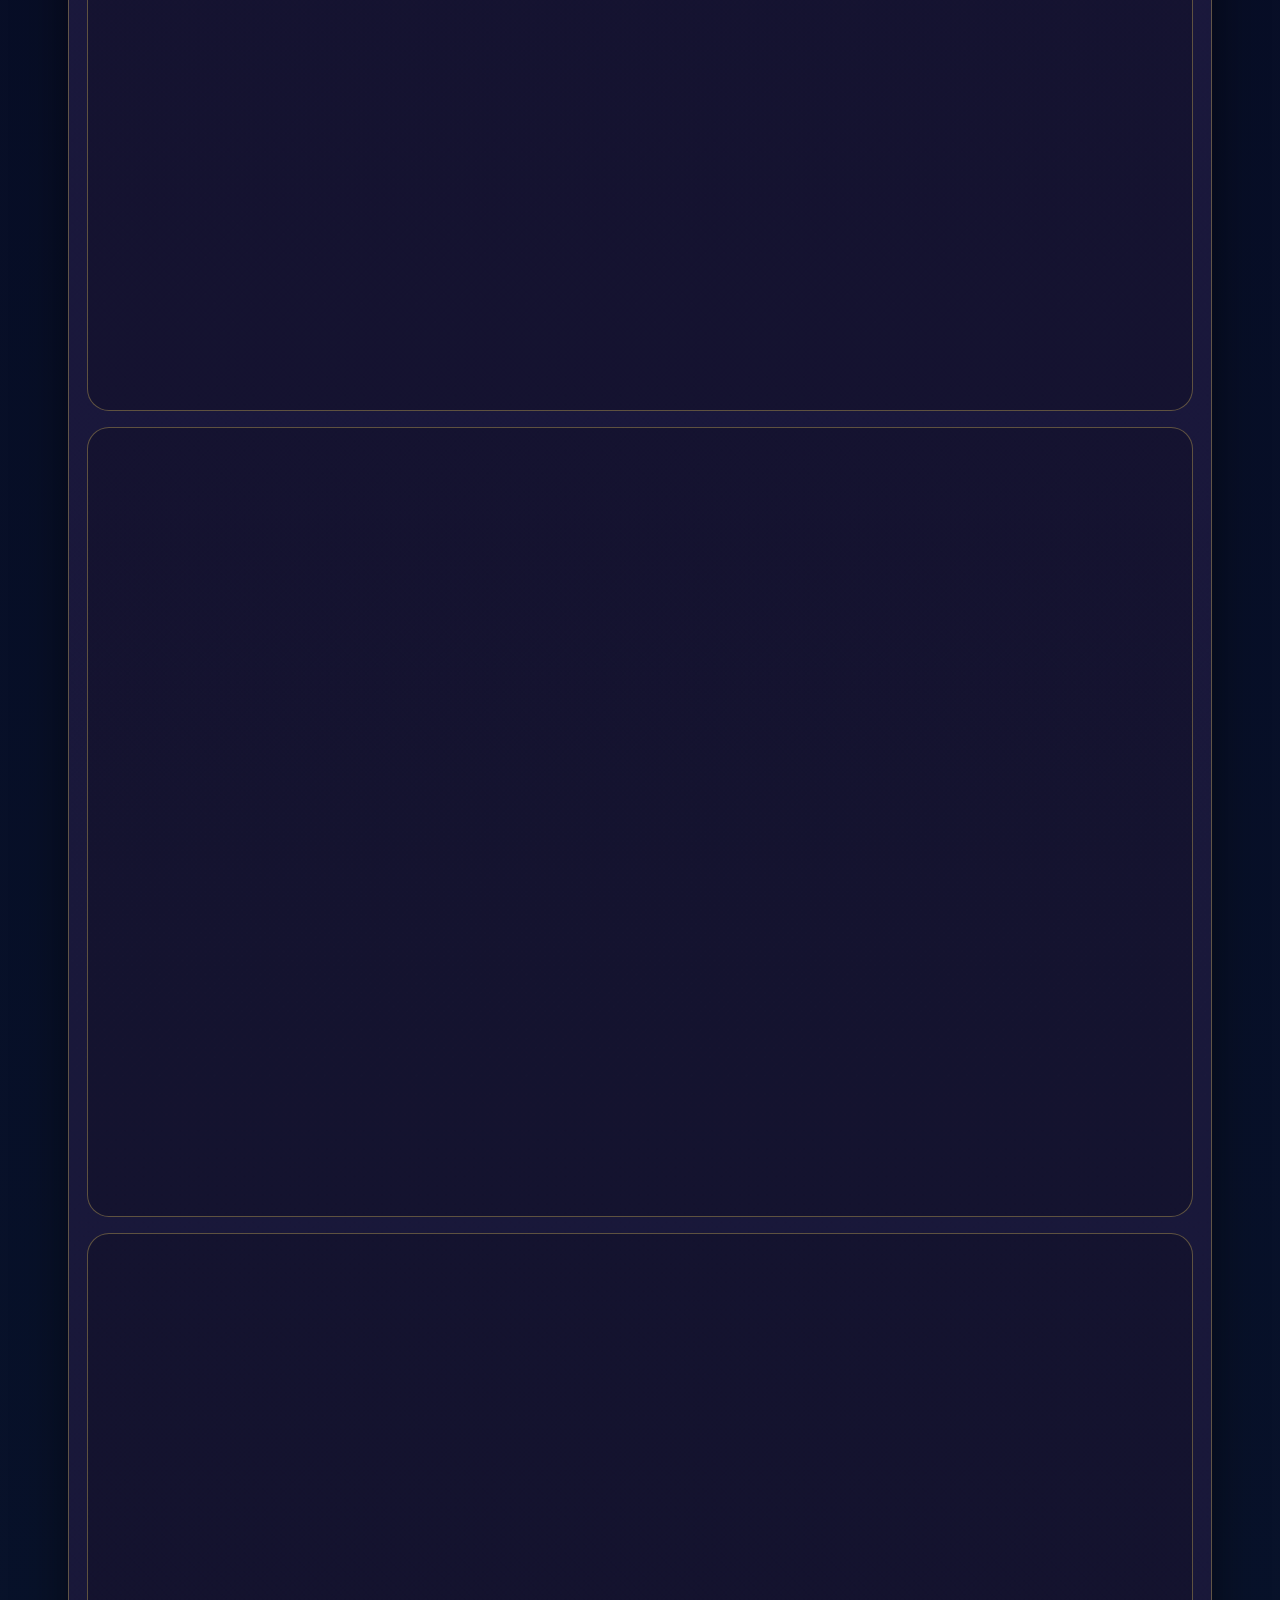
<file: cards.html>
<!doctype html>
<html lang="ja">
<head>
  <meta charset="utf-8" />
  <meta name="viewport" content="width=device-width, initial-scale=1" />
  <title>カード図鑑 | Sally’s Sanctum Tarot</title>
  <meta name="description" content="Sally’s Sanctum Tarot のカード図鑑。ステンドグラスの大アルカナ22枚を、カード名やキーワードから探せます。" />
  <link rel="icon" type="image/png" href="images/favicon.png" />
  <link rel="apple-touch-icon" href="images/favicon.png" />
  <link rel="preconnect" href="https://fonts.googleapis.com" />
  <link rel="preconnect" href="https://fonts.gstatic.com" crossorigin />
  <link href="https://fonts.googleapis.com/css2?family=Cinzel+Decorative:wght@700;900&family=Cormorant+Garamond:wght@600;700&display=swap" rel="stylesheet" />
  <link rel="stylesheet" href="css/app.css?v=v131-css-cleanup-final" />
  <link rel="stylesheet" href="css/render.css?v=v131-css-cleanup-final" />
  <script src="js/site-nav.js" defer></script>
  <script src="js/image-assets.js" defer></script>
  <script src="js/card-pool.js" defer></script>
  <script src="js/devil-contracts.js" defer></script>
  <script src="js/tarot-engine.js" defer></script>
  <script src="js/page.js" defer></script>
  <script src="js/cards.js" defer></script>
</head>
<body>
  <a class="skip-link" href="#main-content">本文へ移動</a>
  <main class="app">
    <header class="app-header">
      <p class="eyebrow">Arcana Library</p>
      <p class="site-title" aria-label="Sally’s Sanctum Tarot">
        <span class="title-owner">Sally’s</span>
        <span class="title-main">Sanctum Tarot</span>
      </p>
      <p class="subtitle">ステンドグラスの大アルカナ22枚を、カード名やキーワードから探し、象徴を静かに眺めるための書庫です。</p>
      <nav class="page-nav site-nav" aria-label="ページ移動">
        <a class="button-link secondary page-nav__primary" href="index.html">タロットで占う</a>
        <div class="page-nav__links">
          <a class="button-link secondary page-nav__menu-link" href="cards.html" aria-current="page">カード図鑑</a>
          <a class="button-link secondary page-nav__menu-link" href="history.html">占いの履歴</a>
          <a class="button-link secondary page-nav__menu-link" href="devil-game.html">悪魔の遊戯室</a>
          <a class="button-link secondary page-nav__menu-link" href="devil-records.html">遊戯の履歴</a>
          <a class="button-link secondary page-nav__menu-link" href="about.html">このタロットについて</a>
          <a class="button-link secondary page-nav__menu-link" href="policy.html">サイトポリシー</a>
        </div>
        <button type="button" class="button-link secondary page-nav__menu-button" data-site-menu-open aria-haspopup="dialog" aria-controls="site-menu-dialog-cards">メニュー</button>
      </nav>
      <dialog id="site-menu-dialog-cards" class="site-menu-dialog" aria-labelledby="site-menu-title-cards">
        <div class="site-menu-dialog__panel">
          <div class="site-menu-dialog__header">
            <h2 id="site-menu-title-cards">メニュー</h2>
            <button type="button" class="button-link secondary site-menu-dialog__close" data-site-menu-close aria-label="メニューを閉じる"><span aria-hidden="true">×</span></button>
          </div>
          <nav class="site-menu-dialog__links" aria-label="スマートフォン用ページ移動">
            <a class="button-link secondary site-menu-dialog__link" href="index.html">タロットで占う</a>
            <a class="button-link secondary site-menu-dialog__link" href="cards.html" aria-current="page">カード図鑑</a>
            <a class="button-link secondary site-menu-dialog__link" href="history.html">占いの履歴</a>
            <a class="button-link secondary site-menu-dialog__link" href="devil-game.html">悪魔の遊戯室</a>
            <a class="button-link secondary site-menu-dialog__link" href="devil-records.html">遊戯の履歴</a>
            <a class="button-link secondary site-menu-dialog__link" href="about.html">このタロットについて</a>
            <a class="button-link secondary site-menu-dialog__link" href="policy.html">サイトポリシー</a>
          </nav>
        </div>
      </dialog>
    </header>

    <section id="main-content" class="panel cards-page" aria-labelledby="cards-title">
      <div class="cards-page-hero standard-page-hero">
        <p class="eyebrow">Cards</p>
        <h1 id="cards-title">カード図鑑</h1>
        <p class="standard-page-hero__lead">
          カード名、英語名、キーワード、解釈文から検索できます。
          テーマ別の読みを選ぶと、各カードのプレビューにそのテーマでの解釈を表示します。
        </p>
      </div>

      <nav id="arcana-thumb-nav" class="arcana-thumb-nav" aria-label="カード図鑑内のカードへ移動"></nav>

      <form class="cards-tools" aria-label="カード図鑑の検索と表示設定">
        <label class="cards-search-field" for="card-search">
          <span>カードを探す</span>
          <input id="card-search" name="q" type="search" placeholder="カード名・キーワードで検索" autocomplete="off" />
        </label>

        <fieldset class="theme-switcher" aria-label="テーマ別の読み">
          <legend>テーマ別の読み</legend>
          <div class="theme-chip-group">
            <button type="button" class="theme-chip is-active" data-theme="general" aria-pressed="true">共通</button>
            <button type="button" class="theme-chip" data-theme="love" aria-pressed="false">恋愛・関係性</button>
            <button type="button" class="theme-chip" data-theme="work" aria-pressed="false">仕事・活動</button>
            <button type="button" class="theme-chip" data-theme="selfCare" aria-pressed="false">セルフケア</button>
            <button type="button" class="theme-chip" data-theme="creativity" aria-pressed="false">創作</button>
          </div>
        </fieldset>
      </form>

      <p id="cards-status" class="cards-status" aria-live="polite"></p>
      <div id="cards-grid" class="cards-grid" aria-live="polite"></div>
    </section>

    <footer class="app-footer" aria-label="サイト情報">
      <nav class="footer-links" aria-label="関連ページ">
        <a href="index.html">タロットで占う</a>
        <a href="cards.html">カード図鑑</a>
        <a href="history.html">占いの履歴</a>
        <a href="devil-game.html">悪魔の遊戯室</a>
        <a href="devil-records.html">遊戯の履歴</a>
        <a href="about.html">このタロットについて</a>
        <a href="policy.html">サイトポリシー</a>
      </nav>
      <p>© 2026 Sally’s Sanctum Tarot. Created by Sally. For symbolic reflection only.</p>
    </footer>
  </main>

  <button type="button" id="back-to-top" class="back-to-top" hidden tabindex="-1" aria-label="ページ上部へ戻る" title="ページ上部へ戻る">↑</button>
</body>
</html>
</file>
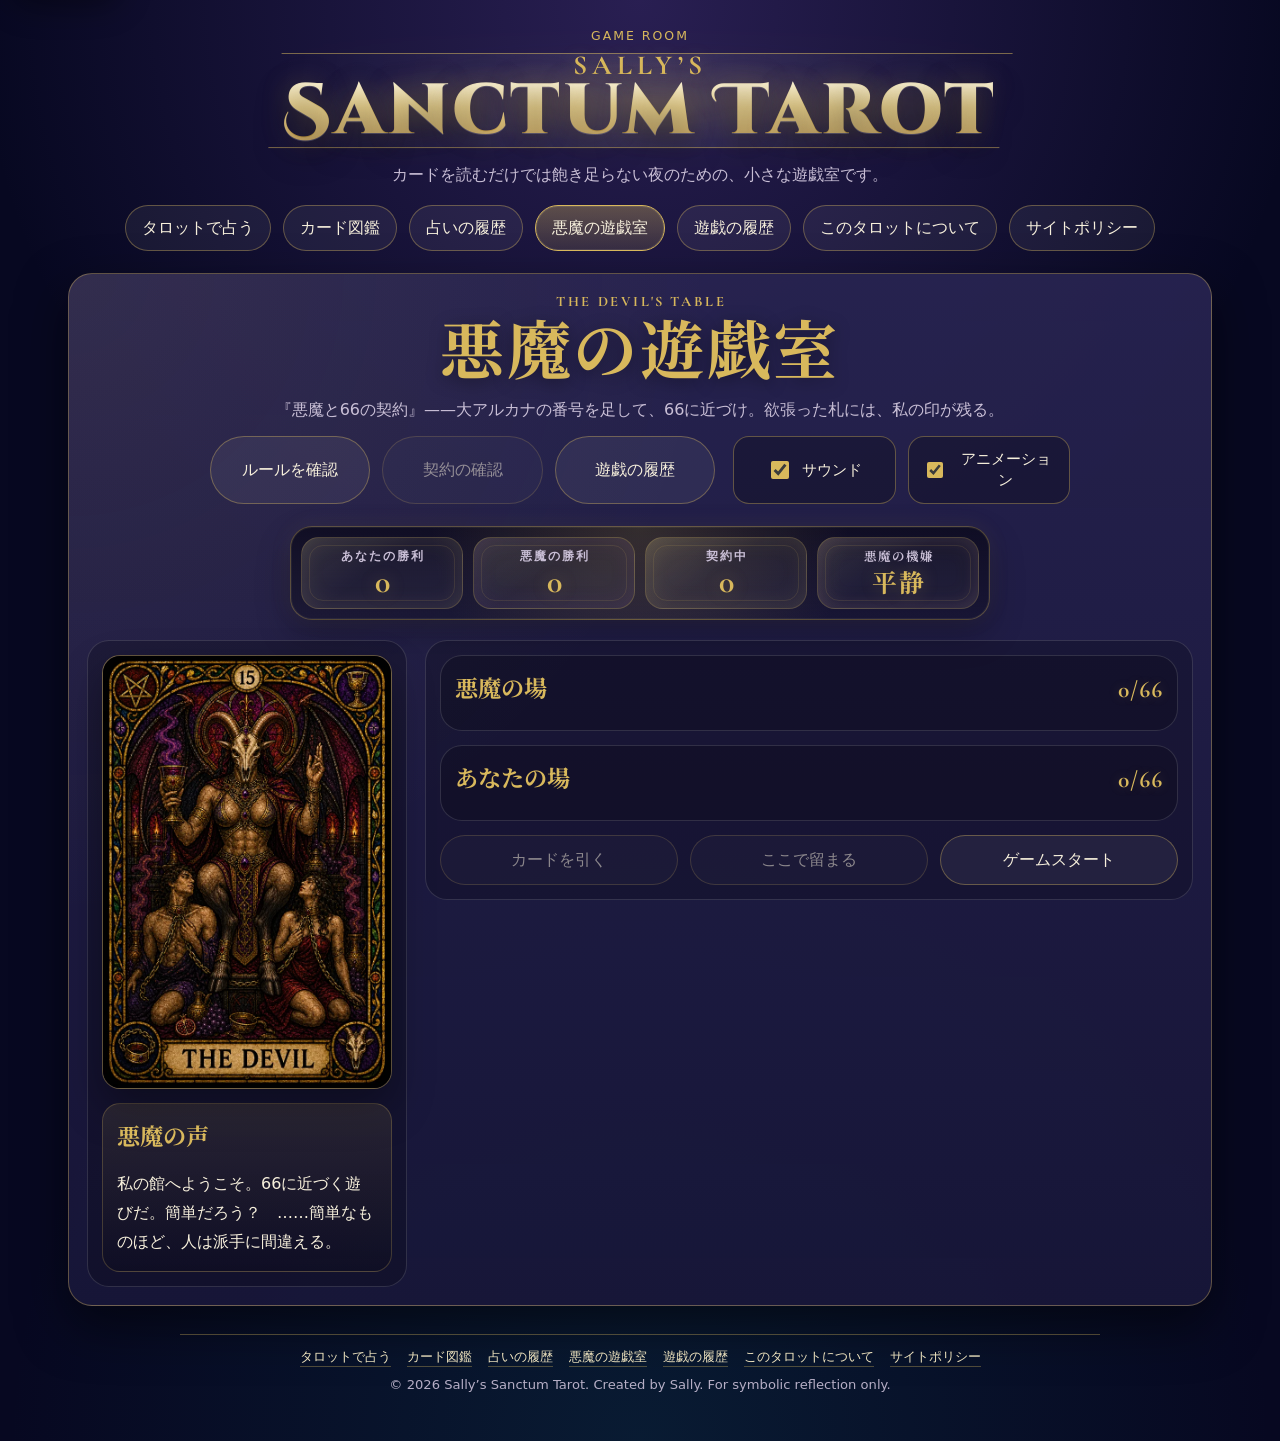
<file: devil-game.html>
<!doctype html>
<html lang="ja">
<head>
  <meta charset="utf-8" />
  <meta name="viewport" content="width=device-width, initial-scale=1" />
  <title>悪魔の遊戯室 | Sally’s Sanctum Tarot</title>
  <meta name="description" content="Sally’s Sanctum Tarot の悪魔の遊戯室。『悪魔と66の契約』は、大アルカナの番号を足して66に近づける、悪魔との1対1カードゲームです。" />
  <link rel="icon" type="image/png" href="images/favicon.png" />
  <link rel="apple-touch-icon" href="images/favicon.png" />
  <link rel="preconnect" href="https://fonts.googleapis.com" />
  <link rel="preconnect" href="https://fonts.gstatic.com" crossorigin />
  <link href="https://fonts.googleapis.com/css2?family=Cinzel+Decorative:wght@700;900&family=Cormorant+Garamond:wght@600;700&family=Noto+Serif+JP:wght@700&display=swap" rel="stylesheet" />
  <link rel="stylesheet" href="css/app.css?v=v131-css-cleanup-final" />
  <link rel="stylesheet" href="css/devil-common.css?v=v131-css-cleanup-final" />
  <link rel="stylesheet" href="css/devil-game.css?v=v131-css-cleanup-final" />
  <script src="js/site-nav.js" defer></script>
  <script src="js/image-assets.js" defer></script>
  <script src="js/card-pool.js" defer></script>
  <script src="js/devil-contracts.js" defer></script>
  <script src="js/page.js" defer></script>
  <script src="js/devil-game.js?v=v98-records-copy-polish" defer></script>
</head>
<body class="devil-game-body">
  <a class="skip-link" href="#main-content">本文へ移動</a>
  <main class="app">
    <header class="app-header">
      <p class="eyebrow">Game Room</p>
      <p class="site-title" aria-label="Sally’s Sanctum Tarot">
        <span class="title-owner">Sally’s</span>
        <span class="title-main">Sanctum Tarot</span>
      </p>
      <p class="subtitle">カードを読むだけでは飽き足らない夜のための、小さな遊戯室です。</p>
      <nav class="page-nav site-nav" aria-label="ページ移動">
        <a class="button-link secondary page-nav__primary" href="index.html">タロットで占う</a>
        <div class="page-nav__links">
          <a class="button-link secondary page-nav__menu-link" href="cards.html">カード図鑑</a>
          <a class="button-link secondary page-nav__menu-link" href="history.html">占いの履歴</a>
          <a class="button-link secondary page-nav__menu-link" href="devil-game.html" aria-current="page">悪魔の遊戯室</a>
          <a class="button-link secondary page-nav__menu-link" href="devil-records.html">遊戯の履歴</a>
          <a class="button-link secondary page-nav__menu-link" href="about.html">このタロットについて</a>
          <a class="button-link secondary page-nav__menu-link" href="policy.html">サイトポリシー</a>
        </div>
        <button type="button" class="button-link secondary page-nav__menu-button" data-site-menu-open aria-haspopup="dialog" aria-controls="site-menu-dialog-devil-game">メニュー</button>
      </nav>
      <dialog id="site-menu-dialog-devil-game" class="site-menu-dialog" aria-labelledby="site-menu-title-devil-game">
        <div class="site-menu-dialog__panel">
          <div class="site-menu-dialog__header">
            <h2 id="site-menu-title-devil-game">メニュー</h2>
            <button type="button" class="button-link secondary site-menu-dialog__close" data-site-menu-close aria-label="メニューを閉じる"><span aria-hidden="true">×</span></button>
          </div>
          <nav class="site-menu-dialog__links" aria-label="スマートフォン用ページ移動">
            <a class="button-link secondary site-menu-dialog__link" href="index.html">タロットで占う</a>
            <a class="button-link secondary site-menu-dialog__link" href="cards.html">カード図鑑</a>
            <a class="button-link secondary site-menu-dialog__link" href="history.html">占いの履歴</a>
            <a class="button-link secondary site-menu-dialog__link" href="devil-game.html" aria-current="page">悪魔の遊戯室</a>
            <a class="button-link secondary site-menu-dialog__link" href="devil-records.html">遊戯の履歴</a>
            <a class="button-link secondary site-menu-dialog__link" href="about.html">このタロットについて</a>
            <a class="button-link secondary site-menu-dialog__link" href="policy.html">サイトポリシー</a>
          </nav>
        </div>
      </dialog>
    </header>

    <section id="main-content" class="panel devil-game-page" aria-labelledby="devil-game-title">
      <div class="devil-game-hero devil-page-hero">
        <p class="eyebrow">The Devil's Table</p>
        <h1 id="devil-game-title">悪魔の遊戯室</h1>
        <p class="devil-game-lead">『悪魔と66の契約』——大アルカナの番号を足して、66に近づけ。欲張った札には、私の印が残る。</p>
        <div class="devil-game-controls" aria-label="遊戯メニューと演出設定">
          <div class="devil-game-controls__actions" aria-label="遊戯メニュー">
            <button type="button" id="open-rule-dialog" class="button-link secondary devil-control-button devil-rule-trigger" aria-haspopup="dialog" aria-controls="rule-dialog">ルールを確認</button>
            <button type="button" id="open-contract-dialog" class="button-link secondary devil-action-button devil-control-button devil-contract-trigger" aria-haspopup="dialog" aria-controls="contract-dialog">契約の確認</button>
            <a class="button-link secondary devil-action-button devil-control-button" href="devil-records.html">遊戯の履歴</a>
          </div>
          <div class="devil-game-settings" aria-label="演出設定">
            <label class="toggle-label" for="devil-sound-enabled">
              <input type="checkbox" id="devil-sound-enabled" checked />
              <span>サウンド</span>
            </label>
            <label class="toggle-label" for="devil-animation-enabled">
              <input type="checkbox" id="devil-animation-enabled" checked />
              <span>アニメーション</span>
            </label>
          </div>
        </div>
        <section class="devil-game-counter" aria-label="悪魔の遊戯の勝敗と契約カウンター" aria-live="polite">
          <div class="devil-game-counter__item devil-game-counter__item--wins">
            <span class="devil-game-counter__label">あなたの勝利</span>
            <strong id="devil-stat-wins" class="devil-game-counter__value">0</strong>
          </div>
          <div class="devil-game-counter__item devil-game-counter__item--losses">
            <span class="devil-game-counter__label">悪魔の勝利</span>
            <strong id="devil-stat-losses" class="devil-game-counter__value">0</strong>
          </div>
          <div class="devil-game-counter__item devil-game-counter__item--contracts">
            <span class="devil-game-counter__label">契約中</span>
            <strong id="devil-stat-contracts" class="devil-game-counter__value">0</strong>
          </div>
          <div class="devil-game-counter__item devil-game-counter__item--mood">
            <span class="devil-game-counter__label">悪魔の機嫌</span>
            <strong id="devil-stat-mood" class="devil-game-counter__value devil-game-counter__value--mood">平静</strong>
          </div>
        </section>
        <dialog id="rule-dialog" class="devil-modal devil-rule-dialog" aria-labelledby="rule-dialog-title" aria-describedby="rule-dialog-description">
          <div class="devil-modal__panel devil-rule-dialog__panel" role="document">
            <button type="button" id="close-rule-dialog" class="button-link secondary devil-modal__close" aria-label="ルール説明を閉じる"><span aria-hidden="true">×</span></button>
            <h3 id="rule-dialog-title">遊戯の規則</h3>
            <div id="rule-dialog-description" class="devil-rule-dialog__body">
              <p>悪魔の館では、66に近づいた者ほど奥の間へ招かれる。<br>そこには、まだ名のない祝福が眠っているという。ふむ、君の名で呼ばれる日が来るかもしれんな。</p>
              <p>大アルカナのカード番号を足していきたまえ。<br>合計を66以下に保ちながら、できるだけ66へ近づけるのだ。</p>
              <p>最初に、君には二枚のカードが配られる。<br>私にも二枚のカードが配られるが、一枚は表向き、一枚は伏せ札だ。</p>
              <p>君の番では、「カードを引く」か「ここで留まる」を選べる。</p>
              <p>「カードを引く」を選べば、新しいカードを一枚引き、合計に加える。<br>もう一歩、奥へ進むということだ。</p>
              <p>「ここで留まる」を選べば、それ以上カードを引かず、その合計で勝負する。<br>よかろう、慎みもまた美徳ではある。</p>
              <p>君が留まれば、次は私の番だ。<br>私の番のはじめに伏せ札を開き、必要ならさらに札を引く。</p>
              <p>66以下で、より66に近いほうが勝者となる。<br>同点の場合は、悪魔が勝利する。そういう規則なのだよ。</p>
              <p>66を越えた時、悪魔は契約を差し出すことがある。<br>契約すると、66を越えた分だけ66から手前へ戻される。契約後はその数で留まり、最後に引いた札には悪魔の印が残る。</p>
            </div>
          </div>
        </dialog>
        <dialog id="contract-dialog" class="devil-modal devil-contract-dialog" aria-labelledby="contract-dialog-title" aria-describedby="contract-dialog-description">
          <div class="devil-modal__panel devil-contract-dialog__panel" role="document">
            <button type="button" id="close-contract-dialog" class="button-link secondary devil-modal__close" aria-label="契約確認を閉じる"><span aria-hidden="true">×</span></button>
            <h3 id="contract-dialog-title">契約の確認</h3>
            <p id="contract-dialog-description">悪魔の印を受けたカードを確認できます。契約を解くには、あなたの勝利をひとつ支払う必要があります。支払った勝利は、悪魔の勝利として数えられます。</p>
            <p id="contract-dialog-status" class="devil-contract-dialog__status" role="status" aria-live="polite"></p>
            <div id="contracted-cards" class="devil-contract-list"></div>
          </div>
        </dialog>
      </div>

      <div class="devil-game-layout">
        <section class="devil-opponent" aria-label="対戦相手の悪魔">
          <div class="devil-opponent__image-frame">
            <button
              type="button"
              id="devil-opponent-image-button"
              class="devil-opponent__image-button image-zoom-button js-open-image-dialog"
              data-image-src="data/decks/sallys-sanctum-tarot/images/large/15_devil.webp"
              data-image-alt="対戦相手である悪魔のタロットカード"
              data-image-orientation="upright"
              aria-label="悪魔のタロットカードを拡大表示"
            >
              <img id="devil-opponent-image" class="devil-opponent__image" src="data/decks/sallys-sanctum-tarot/images/medium/15_devil.webp" alt="対戦相手である悪魔のタロットカード" width="360" height="540" decoding="async" />
              <span class="image-zoom-hint" aria-hidden="true">拡大</span>
            </button>
          </div>
          <div class="devil-opponent__speech devil-opponent__speech--desktop">
            <h3 id="devil-opponent-title">悪魔の声</h3>
            <p class="devil-line" aria-live="polite">私の館へようこそ。66に近づく遊びだ。簡単だろう？　……簡単なものほど、人は派手に間違える。</p>
          </div>
        </section>

        <section class="devil-game-board" aria-label="ゲーム盤面">
          <section class="devil-card-area devil-card-area--devil" aria-labelledby="devil-cards-title" tabindex="-1">
            <div class="devil-card-area__header">
              <div class="devil-card-area__title-row">
                <h3 id="devil-cards-title">悪魔の場</h3>
                <span id="devil-winner-badge" class="devil-victory-badge" hidden>勝利</span>
              </div>
              <p id="devil-cards-summary" aria-label="ゲーム開始前。悪魔の合計は0、目標は66。">0/66</p>
            </div>
            <div id="devil-cards" class="devil-card-row" aria-live="polite"></div>
          </section>

          <section class="devil-opponent__speech devil-opponent__speech--mobile" aria-labelledby="devil-opponent-title-mobile">
            <button
              type="button"
              class="devil-voice-icon-button image-zoom-button js-open-image-dialog"
              data-image-src="assets/games/devil/devil-face.webp"
              data-image-alt="悪魔の顔アイコン"
              data-image-orientation="upright"
              data-image-shape="square"
              aria-label="悪魔の顔アイコンを拡大表示"
            >
              <img class="devil-voice-icon" src="assets/games/devil/devil-face.webp" alt="" width="96" height="96" decoding="async" aria-hidden="true" />
              <span class="image-zoom-hint" aria-hidden="true">拡大</span>
            </button>
            <div class="devil-opponent__speech-content">
              <h3 id="devil-opponent-title-mobile">悪魔の声</h3>
              <p class="devil-line" aria-live="polite">私の館へようこそ。66に近づく遊びだ。簡単だろう？　……簡単なものほど、人は派手に間違える。</p>
            </div>
          </section>

          <section class="devil-card-area devil-card-area--player" aria-labelledby="player-cards-title">
            <div class="devil-card-area__header">
              <div class="devil-card-area__title-row">
                <h3 id="player-cards-title">あなたの場</h3>
                <span id="player-winner-badge" class="devil-victory-badge" hidden>勝利</span>
              </div>
              <p id="player-cards-summary" aria-label="ゲーム開始前。あなたの合計は0、目標は66。">0/66</p>
            </div>
            <div id="player-cards" class="devil-card-row" aria-live="polite"></div>
          </section>

          <section class="devil-actions" aria-label="操作">
            <button type="button" id="draw-card" class="button-link devil-action-button">カードを引く</button>
            <button type="button" id="stand" class="button-link secondary devil-action-button">ここで留まる</button>
            <button type="button" id="start-game" class="button-link secondary devil-action-button devil-start-button">ゲームスタート</button>
          </section>

          <dialog id="stand-confirm" class="devil-modal stand-confirm" aria-labelledby="stand-confirm-title" aria-describedby="stand-confirm-description" aria-live="polite">
            <div class="devil-modal__panel">
              <h3 id="stand-confirm-title">ここで留まるかね？</h3>
              <p id="stand-confirm-description">もういいのかね？　まだ66に近づけるかもしれないぞ？</p>
              <div class="stand-confirm__actions">
                <button type="button" id="confirm-stand" class="button-link devil-action-button">ここで留まる</button>
                <button type="button" id="reconsider-stand" class="button-link secondary devil-action-button">考えなおす</button>
              </div>
            </div>
          </dialog>

          <dialog id="contract-offer" class="devil-modal contract-offer" aria-labelledby="contract-offer-title" aria-describedby="contract-offer-description contract-offer-detail" aria-live="polite">
            <div class="devil-modal__panel">
              <button type="button" id="contract-close" class="button-link secondary devil-modal__close" aria-label="契約を拒む"><span aria-hidden="true">×</span></button>
              <h3 id="contract-offer-title">契約の提示</h3>
              <p id="contract-offer-description">66を越えたな。<br>契約するなら、越えた分だけ手前へ跳ね返してやろう。<br>代わりに、最後に引いた札には私の印が残る。<br>なあに、それだけのことだ。</p>
              <p id="contract-offer-detail" class="contract-offer__detail">契約の効果と、今回の契約後の合計を確認します。</p>
              <div class="contract-offer__actions">
                <button type="button" id="accept-contract" class="button-link devil-action-button">契約する</button>
                <button type="button" id="reject-contract" class="button-link secondary devil-action-button">拒む</button>
              </div>
            </div>
          </dialog>

          <dialog id="result-area" class="devil-modal devil-result" aria-labelledby="result-title" aria-describedby="result-summary ending-text" aria-live="polite">
            <div class="devil-modal__panel">
              <h3 id="result-title">勝敗</h3>
              <p id="result-summary" class="devil-result__summary"></p>
              <p id="ending-text" class="devil-result__ending"></p>
              <button type="button" id="view-board" class="button-link devil-action-button">盤面を見る</button>
            </div>
          </dialog>


          <dialog id="achievement-unlock-dialog" class="devil-modal achievement-unlock" aria-labelledby="achievement-unlock-title" aria-describedby="achievement-unlock-name achievement-unlock-description achievement-unlock-detail" aria-live="polite">
            <div class="devil-modal__panel">
              <p class="achievement-unlock__eyebrow">実績が解除されました</p>
              <h3 id="achievement-unlock-title">実績解除</h3>
              <p id="achievement-unlock-name" class="achievement-unlock__name"></p>
              <p id="achievement-unlock-description" class="achievement-unlock__description"></p>
              <p id="achievement-unlock-detail" class="achievement-unlock__detail" hidden></p>
              <p id="achievement-unlock-count" class="achievement-unlock__count" hidden></p>
              <ul id="achievement-unlock-list" class="achievement-unlock__list" hidden></ul>
              <div class="achievement-unlock__actions">
                <button type="button" id="achievement-unlock-close" class="button-link devil-action-button">盤面に戻る</button>
              </div>
            </div>
          </dialog>
        </section>
      </div>
    </section>

    <footer class="app-footer" aria-label="サイト情報">
      <nav class="footer-links" aria-label="関連ページ">
        <a href="index.html">タロットで占う</a>
        <a href="cards.html">カード図鑑</a>
        <a href="history.html">占いの履歴</a>
        <a href="devil-game.html">悪魔の遊戯室</a>
        <a href="devil-records.html">遊戯の履歴</a>
        <a href="about.html">このタロットについて</a>
        <a href="policy.html">サイトポリシー</a>
      </nav>
      <p>© 2026 Sally’s Sanctum Tarot. Created by Sally. For symbolic reflection only.</p>
    </footer>
  </main>

  <audio id="devil-flip-sound" src="sounds/card-flip.mp3" preload="auto"></audio>
  <button type="button" id="back-to-top" class="back-to-top" hidden tabindex="-1" aria-label="ページ上部へ戻る" title="ページ上部へ戻る">↑</button>
</body>
</html>
</file>
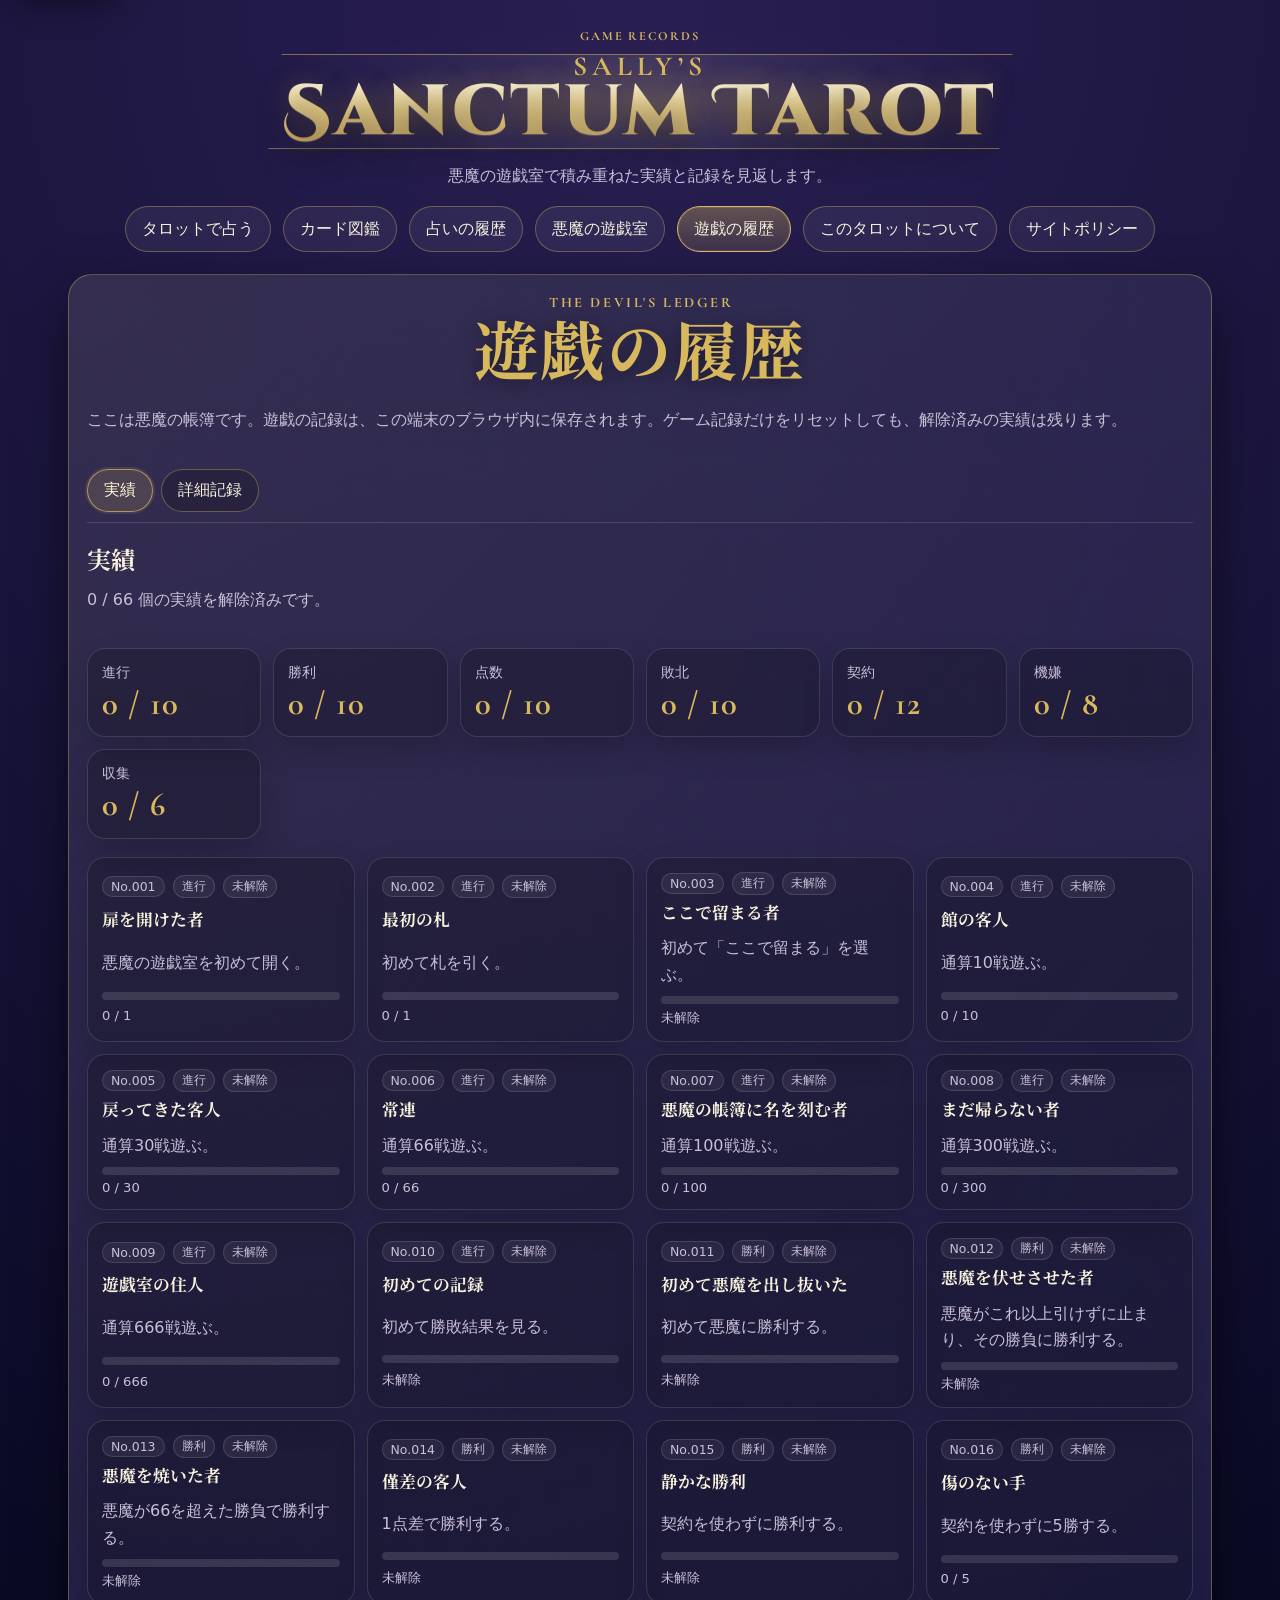
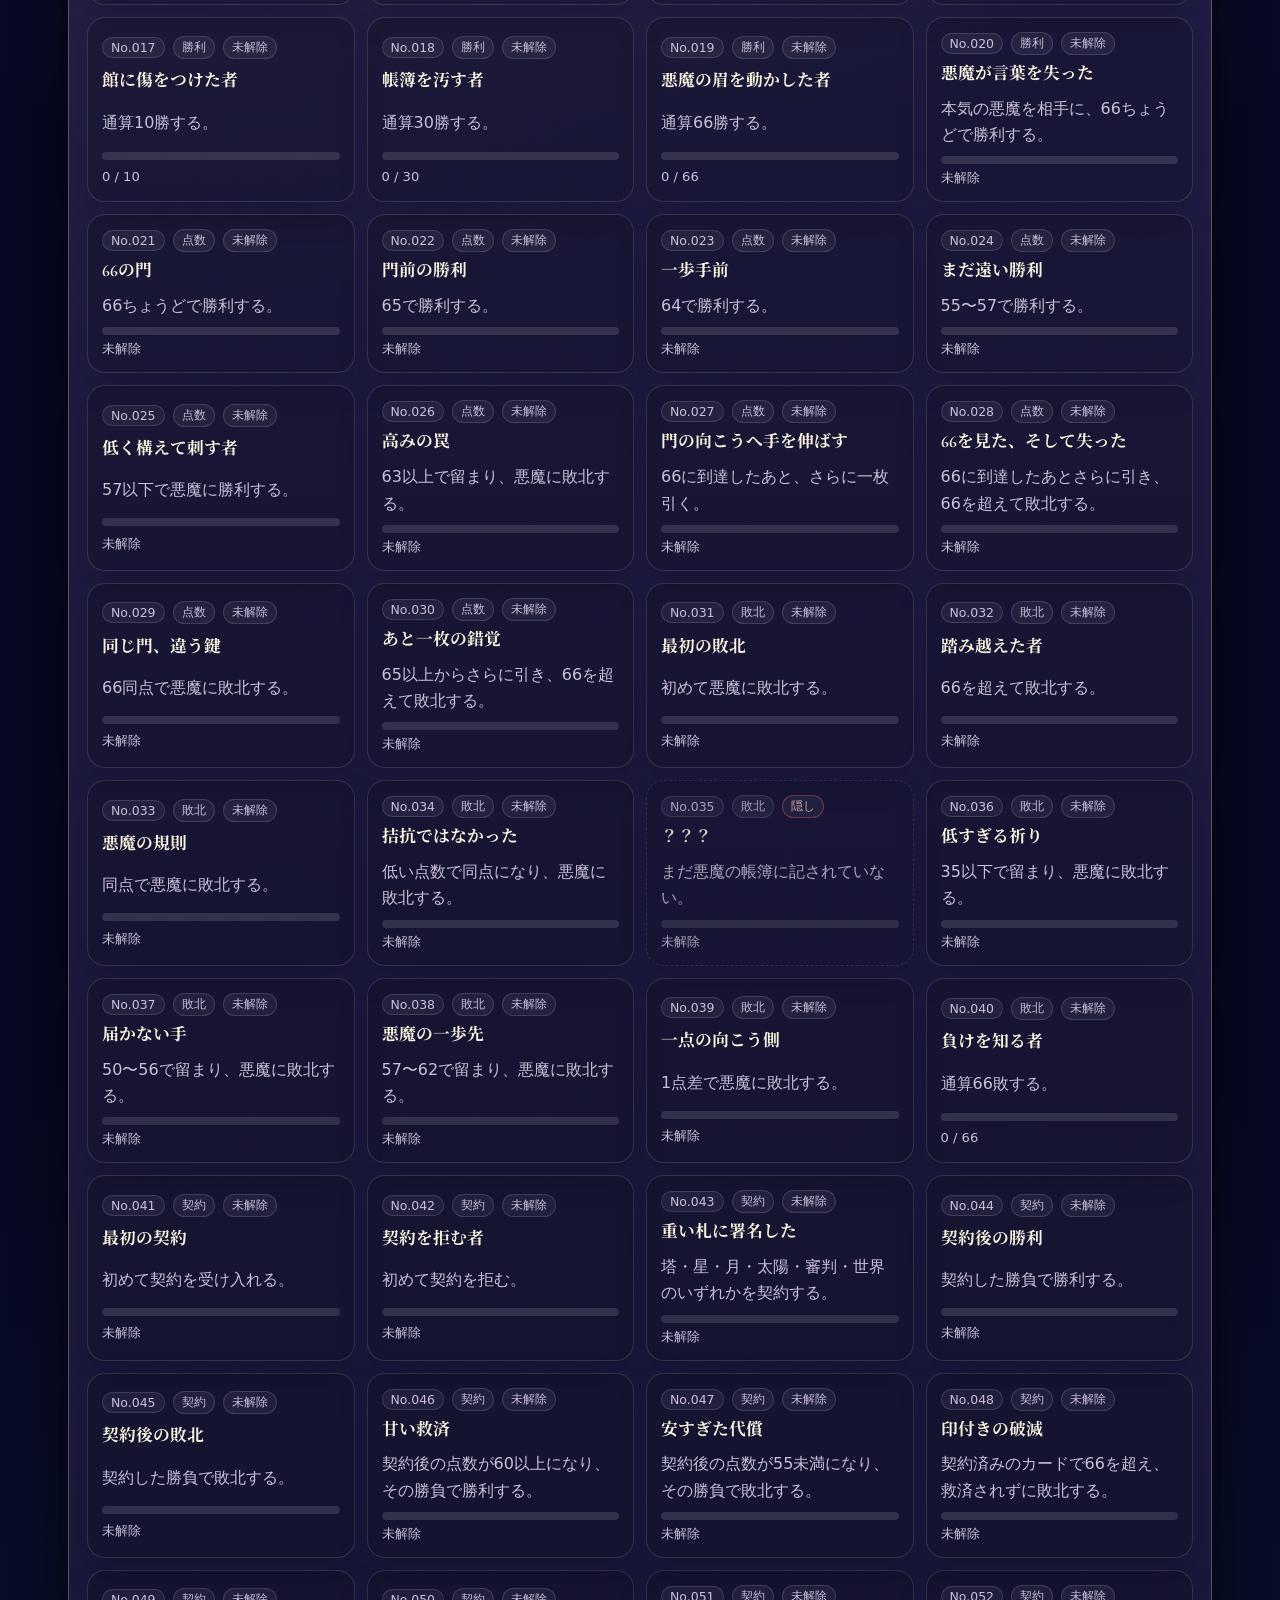
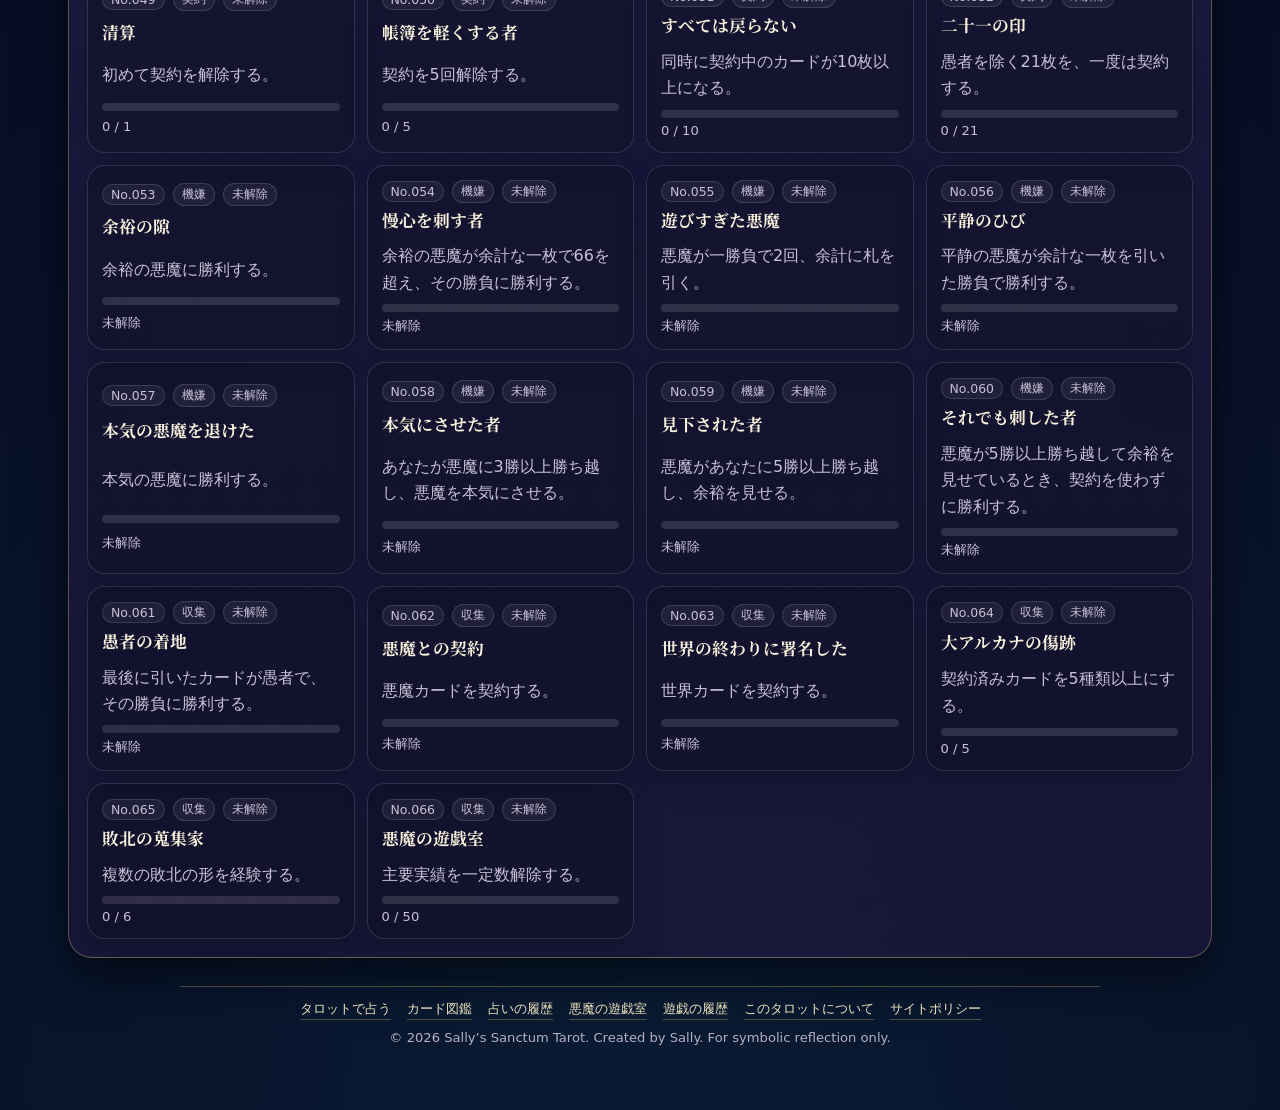
<file: devil-records.html>
<!doctype html>
<html lang="ja">
<head>
  <meta charset="utf-8" />
  <meta name="viewport" content="width=device-width, initial-scale=1" />
  <title>遊戯の履歴 | Sally’s Sanctum Tarot</title>
  <meta name="description" content="Sally’s Sanctum Tarot の遊戯の履歴。悪魔の遊戯室の実績と詳細記録を確認できます。" />
  <link rel="icon" type="image/png" href="images/favicon.png" />
  <link rel="apple-touch-icon" href="images/favicon.png" />
  <link rel="preconnect" href="https://fonts.googleapis.com" />
  <link rel="preconnect" href="https://fonts.gstatic.com" crossorigin />
  <link href="https://fonts.googleapis.com/css2?family=Cinzel+Decorative:wght@700;900&family=Cormorant+Garamond:wght@600;700&family=Noto+Serif+JP:wght@700&display=swap" rel="stylesheet" />
  <link rel="stylesheet" href="css/app.css?v=v131-css-cleanup-final" />
  <link rel="stylesheet" href="css/devil-common.css?v=v131-css-cleanup-final" />
  <link rel="stylesheet" href="css/devil-records.css?v=v131-css-cleanup-final" />
  <script src="js/site-nav.js" defer></script>
  <script src="js/page.js" defer></script>
  <script src="js/devil-contracts.js" defer></script>
  <script src="js/devil-records.js?v=v102-records-back-to-top-fix" defer></script>
</head>
<body class="devil-records-body">
  <a class="skip-link" href="#main-content">本文へ移動</a>
  <main class="app">
    <header class="app-header">
      <p class="eyebrow">Game Records</p>
      <p class="site-title" aria-label="Sally’s Sanctum Tarot">
        <span class="title-owner">Sally’s</span>
        <span class="title-main">Sanctum Tarot</span>
      </p>
      <p class="subtitle">悪魔の遊戯室で積み重ねた実績と記録を見返します。</p>
      <nav class="page-nav site-nav" aria-label="ページ移動">
        <a class="button-link secondary page-nav__primary" href="index.html">タロットで占う</a>
        <div class="page-nav__links">
          <a class="button-link secondary page-nav__menu-link" href="cards.html">カード図鑑</a>
          <a class="button-link secondary page-nav__menu-link" href="history.html">占いの履歴</a>
          <a class="button-link secondary page-nav__menu-link" href="devil-game.html">悪魔の遊戯室</a>
          <a class="button-link secondary page-nav__menu-link" href="devil-records.html" aria-current="page">遊戯の履歴</a>
          <a class="button-link secondary page-nav__menu-link" href="about.html">このタロットについて</a>
          <a class="button-link secondary page-nav__menu-link" href="policy.html">サイトポリシー</a>
        </div>
        <button type="button" class="button-link secondary page-nav__menu-button" data-site-menu-open aria-haspopup="dialog" aria-controls="site-menu-dialog-devil-records">メニュー</button>
      </nav>
      <dialog id="site-menu-dialog-devil-records" class="site-menu-dialog" aria-labelledby="site-menu-title-devil-records">
        <div class="site-menu-dialog__panel">
          <div class="site-menu-dialog__header">
            <h2 id="site-menu-title-devil-records">メニュー</h2>
            <button type="button" class="button-link secondary site-menu-dialog__close" data-site-menu-close aria-label="メニューを閉じる"><span aria-hidden="true">×</span></button>
          </div>
          <nav class="site-menu-dialog__links" aria-label="スマートフォン用ページ移動">
            <a class="button-link secondary site-menu-dialog__link" href="index.html">タロットで占う</a>
            <a class="button-link secondary site-menu-dialog__link" href="cards.html">カード図鑑</a>
            <a class="button-link secondary site-menu-dialog__link" href="history.html">占いの履歴</a>
            <a class="button-link secondary site-menu-dialog__link" href="devil-game.html">悪魔の遊戯室</a>
            <a class="button-link secondary site-menu-dialog__link" href="devil-records.html" aria-current="page">遊戯の履歴</a>
            <a class="button-link secondary site-menu-dialog__link" href="about.html">このタロットについて</a>
            <a class="button-link secondary site-menu-dialog__link" href="policy.html">サイトポリシー</a>
          </nav>
        </div>
      </dialog>
    </header>

    <section id="main-content" class="panel devil-records-page" aria-labelledby="devil-records-title">
      <div class="devil-records-header">
        <div class="devil-page-hero">
          <p class="eyebrow">The Devil's Ledger</p>
          <h1 id="devil-records-title">遊戯の履歴</h1>
        </div>
      </div>

      <p class="storage-note devil-records-note">
        ここは悪魔の帳簿です。遊戯の記録は、この端末のブラウザ内に保存されます。ゲーム記録だけをリセットしても、解除済みの実績は残ります。
      </p>

      <div class="devil-records-tabs" role="tablist" aria-label="遊戯の履歴の表示切り替え">
        <button type="button" id="tab-achievements" class="devil-records-tab is-active" role="tab" aria-selected="true" aria-controls="panel-achievements">実績</button>
        <button type="button" id="tab-scoreboard" class="devil-records-tab" role="tab" aria-selected="false" aria-controls="panel-scoreboard" tabindex="-1">詳細記録</button>
      </div>

      <section id="panel-achievements" class="devil-records-panel is-active" role="tabpanel" aria-labelledby="tab-achievements">
        <div class="devil-records-section-header">
          <div>
            <h2>実績</h2>
            <p id="achievement-summary" class="devil-records-muted" aria-live="polite">実績を読み込み中です。</p>
          </div>
        </div>
        <div id="achievement-category-summary" class="devil-records-summary-grid" aria-label="カテゴリ別の実績数"></div>
        <div id="achievement-list" class="devil-achievement-list"></div>
      </section>

      <section id="panel-scoreboard" class="devil-records-panel" role="tabpanel" aria-labelledby="tab-scoreboard" hidden>
        <div class="devil-records-section-header">
          <div>
            <h2>詳細記録</h2>
            <p class="devil-records-muted">ゲームページより詳しい勝敗、契約、悪魔の機嫌別の記録です。</p>
          </div>
        </div>
        <div id="score-summary" class="devil-records-summary-grid" aria-label="スコア概要"></div>
        <div class="devil-records-columns">
          <section class="devil-records-card" aria-labelledby="score-breakdown-title">
            <h3 id="score-breakdown-title">勝敗と契約の内訳</h3>
            <div id="score-breakdown"></div>
          </section>
          <section class="devil-records-card" aria-labelledby="mood-breakdown-title">
            <h3 id="mood-breakdown-title">悪魔の機嫌別記録</h3>
            <div id="mood-breakdown"></div>
          </section>
        </div>
        <section class="devil-records-card" aria-labelledby="recent-results-title">
          <h3 id="recent-results-title">直近の遊戯</h3>
          <div id="recent-results"></div>
        </section>
        <section class="devil-records-card devil-data-actions" aria-labelledby="data-actions-title">
          <h3 id="data-actions-title">データ管理</h3>
          <p>ゲーム記録のリセットは、勝敗数・現在の契約中カード・詳細記録を初期化します。解除済みの実績と実績進捗は残ります。</p>
          <div class="devil-data-actions__buttons">
            <button type="button" id="open-game-reset-dialog" class="button-link secondary">ゲーム記録をリセット</button>
            <button type="button" id="open-all-data-dialog" class="button-link secondary devil-danger-button">実績も含めた全データを消去</button>
          </div>
        </section>
      </section>
    </section>

    <footer class="app-footer" aria-label="サイト情報">
      <nav class="footer-links" aria-label="関連ページ">
        <a href="index.html">タロットで占う</a>
        <a href="cards.html">カード図鑑</a>
        <a href="history.html">占いの履歴</a>
        <a href="devil-game.html">悪魔の遊戯室</a>
        <a href="devil-records.html">遊戯の履歴</a>
        <a href="about.html">このタロットについて</a>
        <a href="policy.html">サイトポリシー</a>
      </nav>
      <p>© 2026 Sally’s Sanctum Tarot. Created by Sally. For symbolic reflection only.</p>
    </footer>
  </main>

  <dialog id="game-reset-dialog" class="devil-records-dialog" aria-labelledby="game-reset-title" aria-describedby="game-reset-description">
    <div class="devil-records-dialog__panel" role="document">
      <h2 id="game-reset-title">ゲーム記録をリセット</h2>
      <div id="game-reset-description">
        <p>勝敗数、現在の契約中カード、詳細記録を初期化します。</p>
        <p>解除済みの実績と実績進捗は残ります。この操作は取り消せません。</p>
      </div>
      <div class="devil-records-dialog__actions">
        <button type="button" id="confirm-game-reset" class="button-link devil-danger-button">ゲーム記録をリセットする</button>
        <button type="button" id="cancel-game-reset" class="button-link secondary">やめる</button>
      </div>
    </div>
  </dialog>

  <dialog id="all-data-dialog" class="devil-records-dialog" aria-labelledby="all-data-title" aria-describedby="all-data-description">
    <div class="devil-records-dialog__panel" role="document">
      <h2 id="all-data-title">実績も含めた全データを消去</h2>
      <div id="all-data-description">
        <p>悪魔の遊戯室に関する保存データをすべて消去します。ゲーム記録、契約台帳、実績、実績進捗、直近ログがすべて失われます。</p>
        <p>この操作は取り消せません。本当に消去する場合は、下の入力欄に「消去」と入力してください。</p>
      </div>
      <label class="devil-confirm-input-label" for="all-data-confirm-text">確認入力</label>
      <input id="all-data-confirm-text" class="devil-confirm-input" type="text" autocomplete="off" inputmode="text" />
      <div class="devil-records-dialog__actions">
        <button type="button" id="confirm-all-data" class="button-link devil-danger-button" disabled>全データを消去する</button>
        <button type="button" id="cancel-all-data" class="button-link secondary">やめる</button>
      </div>
    </div>
  </dialog>

  <p id="devil-records-status" class="sr-only" aria-live="polite"></p>
  <button type="button" id="back-to-top" class="back-to-top" hidden tabindex="-1" aria-label="ページ上部へ戻る" title="ページ上部へ戻る">↑</button>
</body>
</html>
</file>
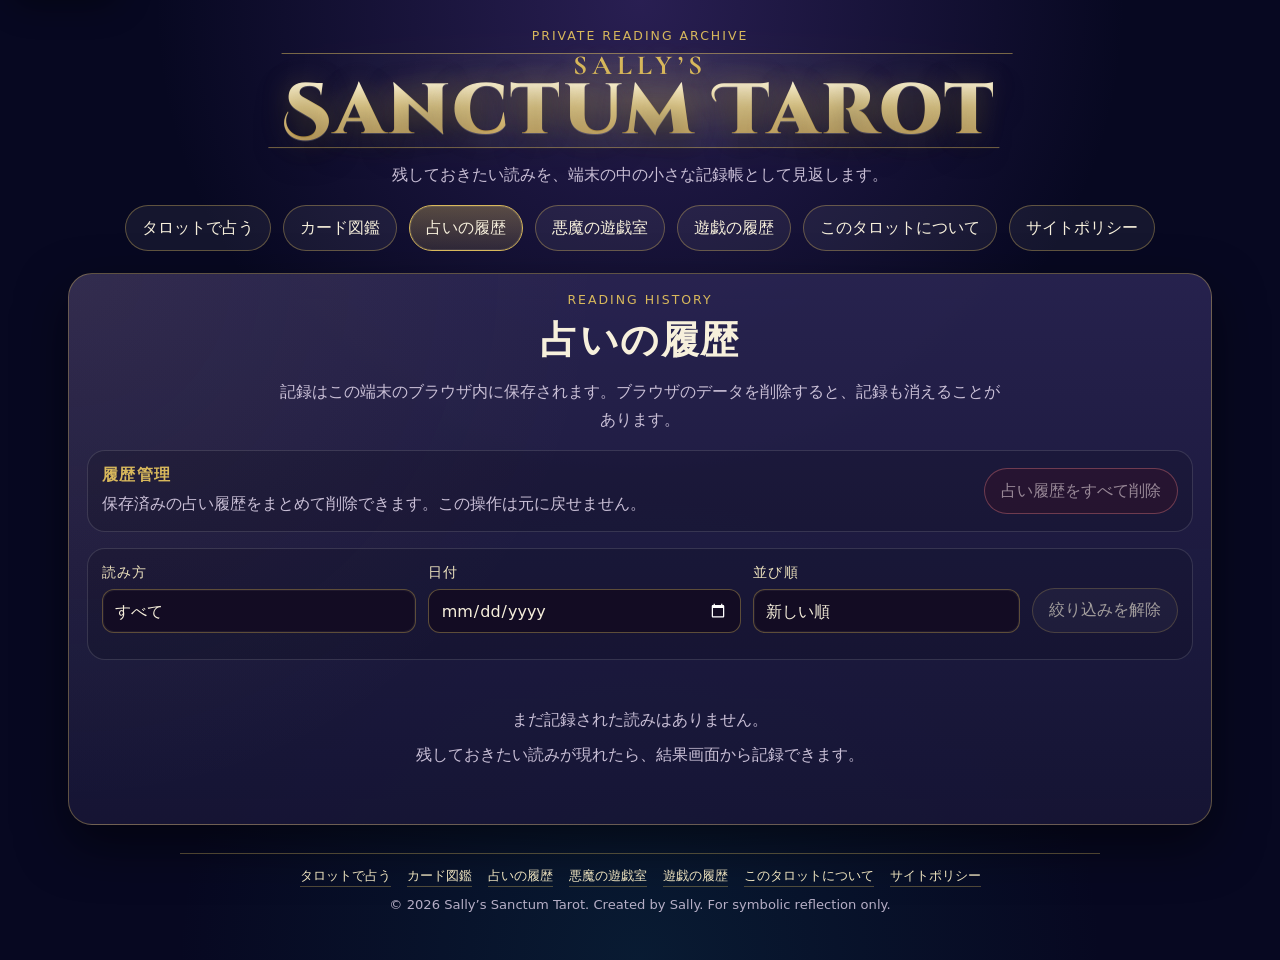
<file: history.html>
<!doctype html>
<html lang="ja">
<head>
  <meta charset="utf-8" />
  <meta name="viewport" content="width=device-width, initial-scale=1" />
  <title>占いの履歴 | Sally’s Sanctum Tarot</title>
  <meta name="description" content="Sally’s Sanctum Tarot の占いの履歴。端末のブラウザ内に保存されたリーディング履歴です。" />
  <link rel="icon" type="image/png" href="images/favicon.png" />
  <link rel="apple-touch-icon" href="images/favicon.png" />
  <link rel="preconnect" href="https://fonts.googleapis.com" />
  <link rel="preconnect" href="https://fonts.gstatic.com" crossorigin />
  <link href="https://fonts.googleapis.com/css2?family=Cinzel+Decorative:wght@700;900&family=Cormorant+Garamond:wght@600;700&display=swap" rel="stylesheet" />
  <link rel="stylesheet" href="css/app.css?v=v131-css-cleanup-final" />
  <link rel="stylesheet" href="css/render.css?v=v131-css-cleanup-final" />
  <script src="js/site-nav.js" defer></script>
  <script src="js/image-assets.js" defer></script>
  <script src="js/history-store.js" defer></script>
  <script src="js/history.js" defer></script>
</head>
<body>
  <a class="skip-link" href="#main-content">本文へ移動</a>
  <main class="app">
    <header class="app-header">
      <p class="eyebrow">Private Reading Archive</p>
      <p class="site-title" aria-label="Sally’s Sanctum Tarot">
        <span class="title-owner">Sally’s</span>
        <span class="title-main">Sanctum Tarot</span>
      </p>
      <p class="subtitle">残しておきたい読みを、端末の中の小さな記録帳として見返します。</p>
      <nav class="page-nav site-nav" aria-label="ページ移動">
        <a class="button-link secondary page-nav__primary" href="index.html">タロットで占う</a>
        <div class="page-nav__links">
          <a class="button-link secondary page-nav__menu-link" href="cards.html">カード図鑑</a>
          <a class="button-link secondary page-nav__menu-link" href="history.html" aria-current="page">占いの履歴</a>
          <a class="button-link secondary page-nav__menu-link" href="devil-game.html">悪魔の遊戯室</a>
          <a class="button-link secondary page-nav__menu-link" href="devil-records.html">遊戯の履歴</a>
          <a class="button-link secondary page-nav__menu-link" href="about.html">このタロットについて</a>
          <a class="button-link secondary page-nav__menu-link" href="policy.html">サイトポリシー</a>
        </div>
        <button type="button" class="button-link secondary page-nav__menu-button" data-site-menu-open aria-haspopup="dialog" aria-controls="site-menu-dialog-history">メニュー</button>
      </nav>
      <dialog id="site-menu-dialog-history" class="site-menu-dialog" aria-labelledby="site-menu-title-history">
        <div class="site-menu-dialog__panel">
          <div class="site-menu-dialog__header">
            <h2 id="site-menu-title-history">メニュー</h2>
            <button type="button" class="button-link secondary site-menu-dialog__close" data-site-menu-close aria-label="メニューを閉じる"><span aria-hidden="true">×</span></button>
          </div>
          <nav class="site-menu-dialog__links" aria-label="スマートフォン用ページ移動">
            <a class="button-link secondary site-menu-dialog__link" href="index.html">タロットで占う</a>
            <a class="button-link secondary site-menu-dialog__link" href="cards.html">カード図鑑</a>
            <a class="button-link secondary site-menu-dialog__link" href="history.html" aria-current="page">占いの履歴</a>
            <a class="button-link secondary site-menu-dialog__link" href="devil-game.html">悪魔の遊戯室</a>
            <a class="button-link secondary site-menu-dialog__link" href="devil-records.html">遊戯の履歴</a>
            <a class="button-link secondary site-menu-dialog__link" href="about.html">このタロットについて</a>
            <a class="button-link secondary site-menu-dialog__link" href="policy.html">サイトポリシー</a>
          </nav>
        </div>
      </dialog>
    </header>

    <section id="main-content" class="panel history-page" aria-labelledby="history-title">
      <div class="history-page-header standard-page-hero">
        <p class="eyebrow">Reading History</p>
        <h1 id="history-title">占いの履歴</h1>
        <p class="standard-page-hero__lead">
          記録はこの端末のブラウザ内に保存されます。ブラウザのデータを削除すると、記録も消えることがあります。
        </p>
      </div>

      <section class="history-management-card" aria-labelledby="history-management-title">
        <div class="history-management-copy">
          <h2 id="history-management-title">履歴管理</h2>
          <p>保存済みの占い履歴をまとめて削除できます。この操作は元に戻せません。</p>
        </div>
        <div class="history-management-actions">
          <button type="button" id="clear-history" class="button-link secondary history-danger-button">占い履歴をすべて削除</button>
        </div>
      </section>

      <form class="history-filters" aria-label="記録の絞り込み">
        <div class="history-filter-field">
          <label for="spread-filter">読み方</label>
          <select id="spread-filter" name="spread">
            <option value="all">すべて</option>
            <option value="one">ワンオラクル</option>
            <option value="three">スリーカード</option>
            <option value="triad">トライアド</option>
          </select>
        </div>

        <div class="history-filter-field">
          <label for="date-filter">日付</label>
          <input id="date-filter" name="date" type="date" />
        </div>

        <div class="history-filter-field">
          <label for="sort-order">並び順</label>
          <select id="sort-order" name="sort">
            <option value="newest">新しい順</option>
            <option value="oldest">古い順</option>
          </select>
        </div>

        <div class="history-filter-actions">
          <button type="button" id="reset-history-filters" class="secondary">絞り込みを解除</button>
        </div>

        <p id="history-filter-status" class="history-filter-status" aria-live="polite"></p>
      </form>

      <div id="history-root" class="history-root" aria-live="polite"></div>
    </section>

    <footer class="app-footer" aria-label="サイト情報">
      <nav class="footer-links" aria-label="関連ページ">
        <a href="index.html">タロットで占う</a>
        <a href="cards.html">カード図鑑</a>
        <a href="history.html">占いの履歴</a>
        <a href="devil-game.html">悪魔の遊戯室</a>
        <a href="devil-records.html">遊戯の履歴</a>
        <a href="about.html">このタロットについて</a>
        <a href="policy.html">サイトポリシー</a>
      </nav>
      <p>© 2026 Sally’s Sanctum Tarot. Created by Sally. For symbolic reflection only.</p>
    </footer>
  </main>

  <button type="button" id="back-to-top" class="back-to-top" hidden tabindex="-1" aria-label="ページ上部へ戻る" title="ページ上部へ戻る">↑</button>
</body>
</html>
</file>
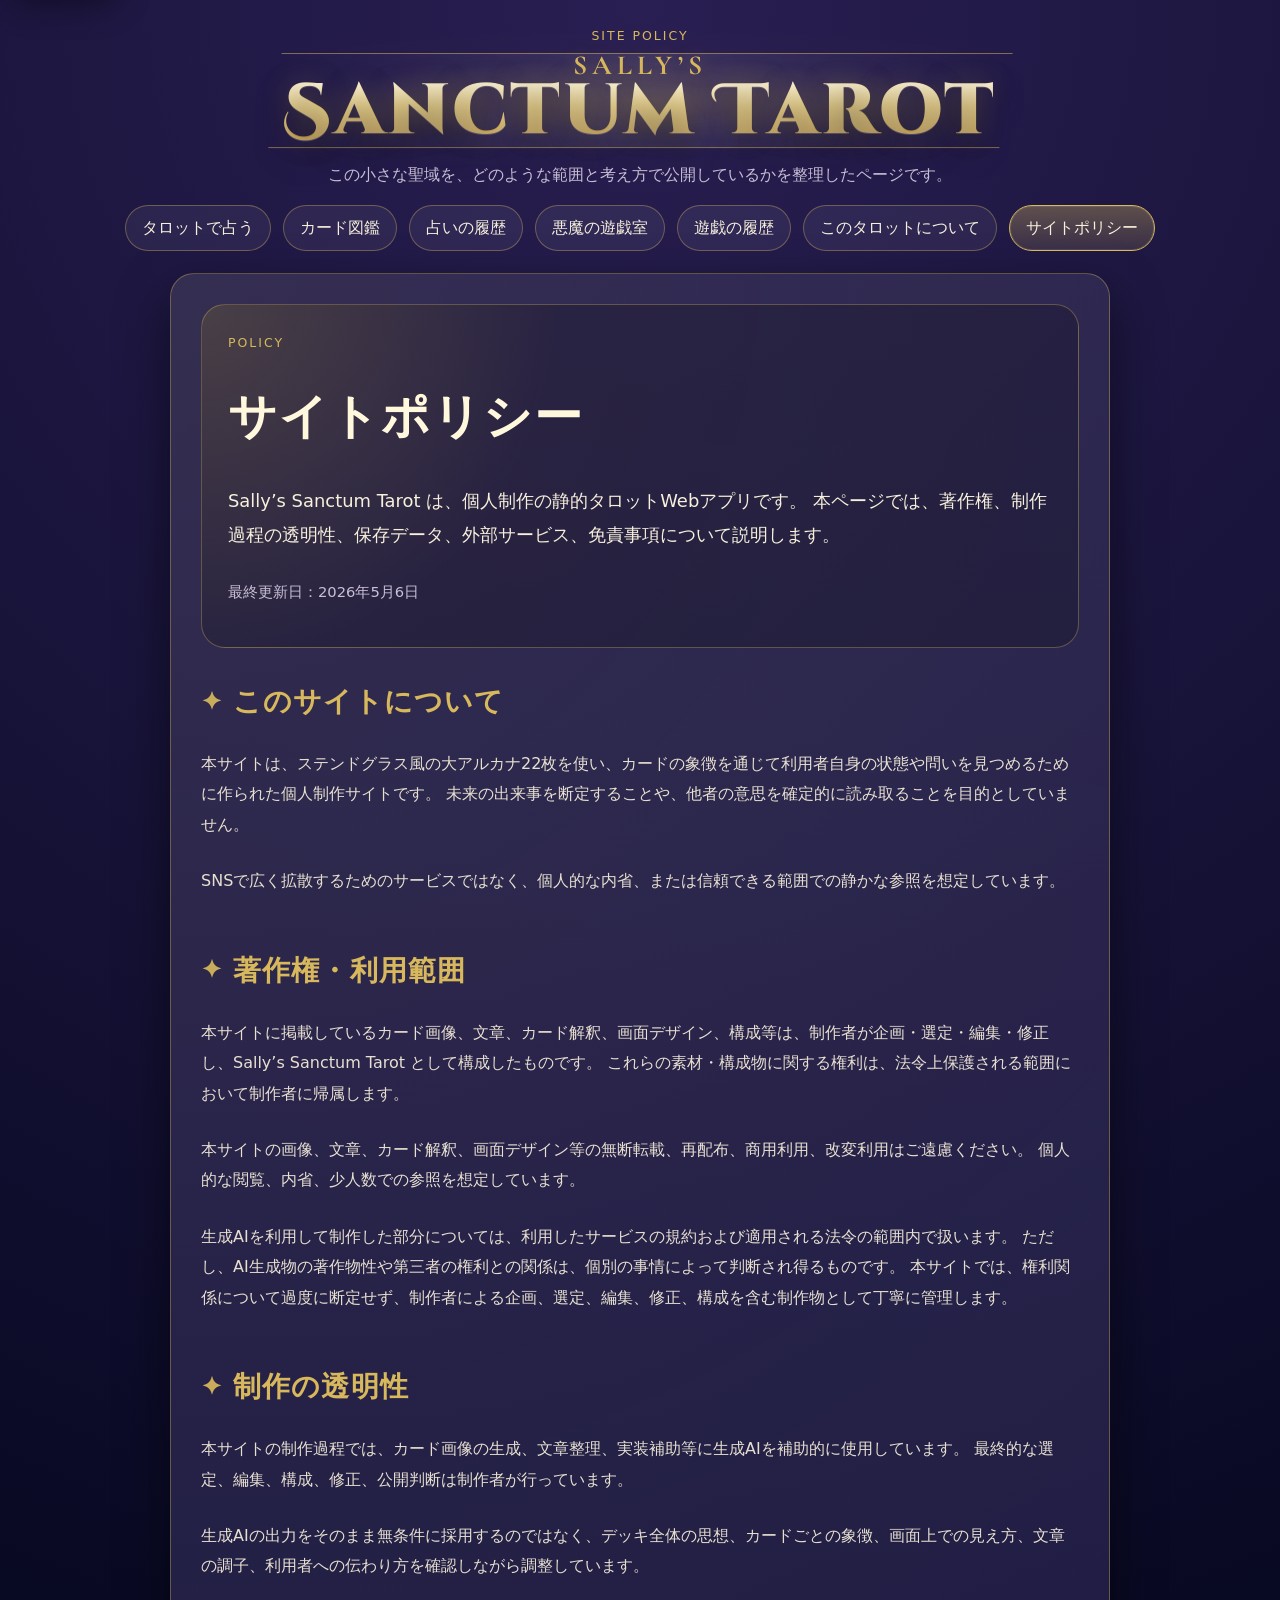
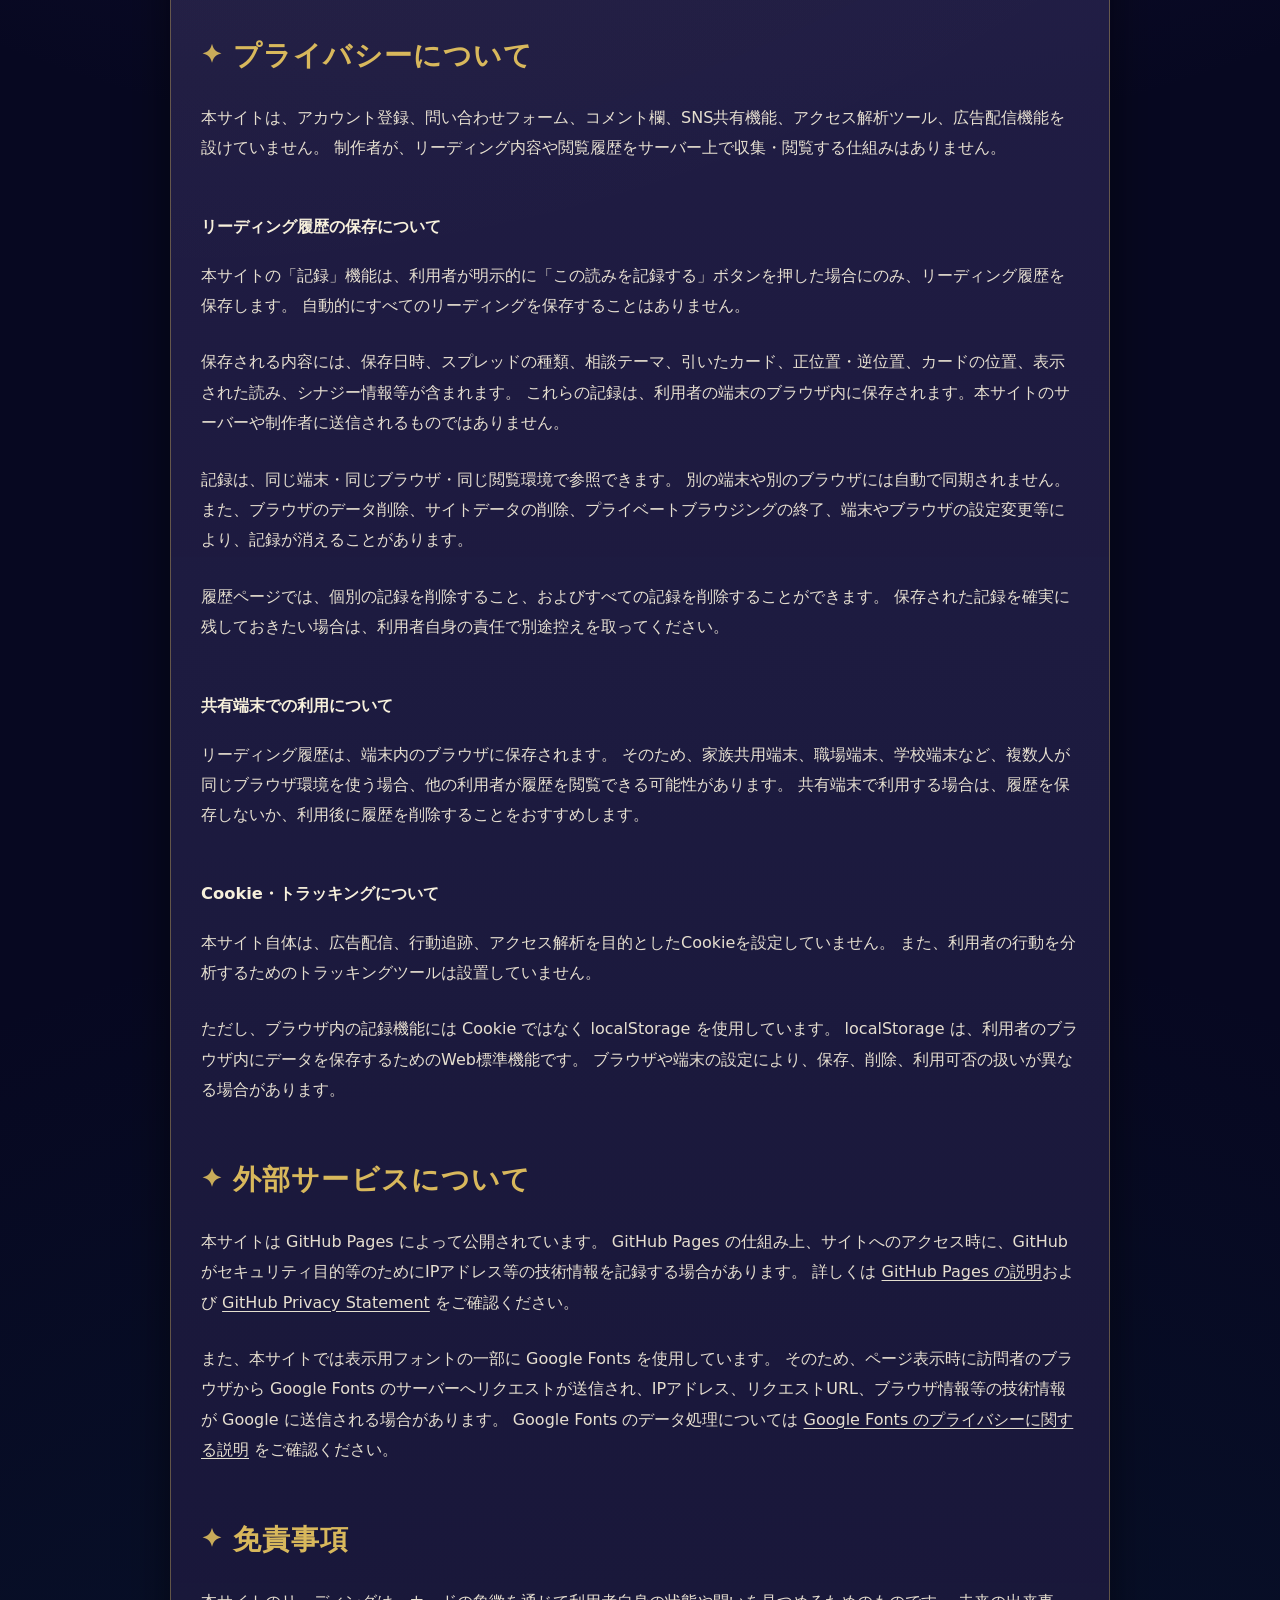
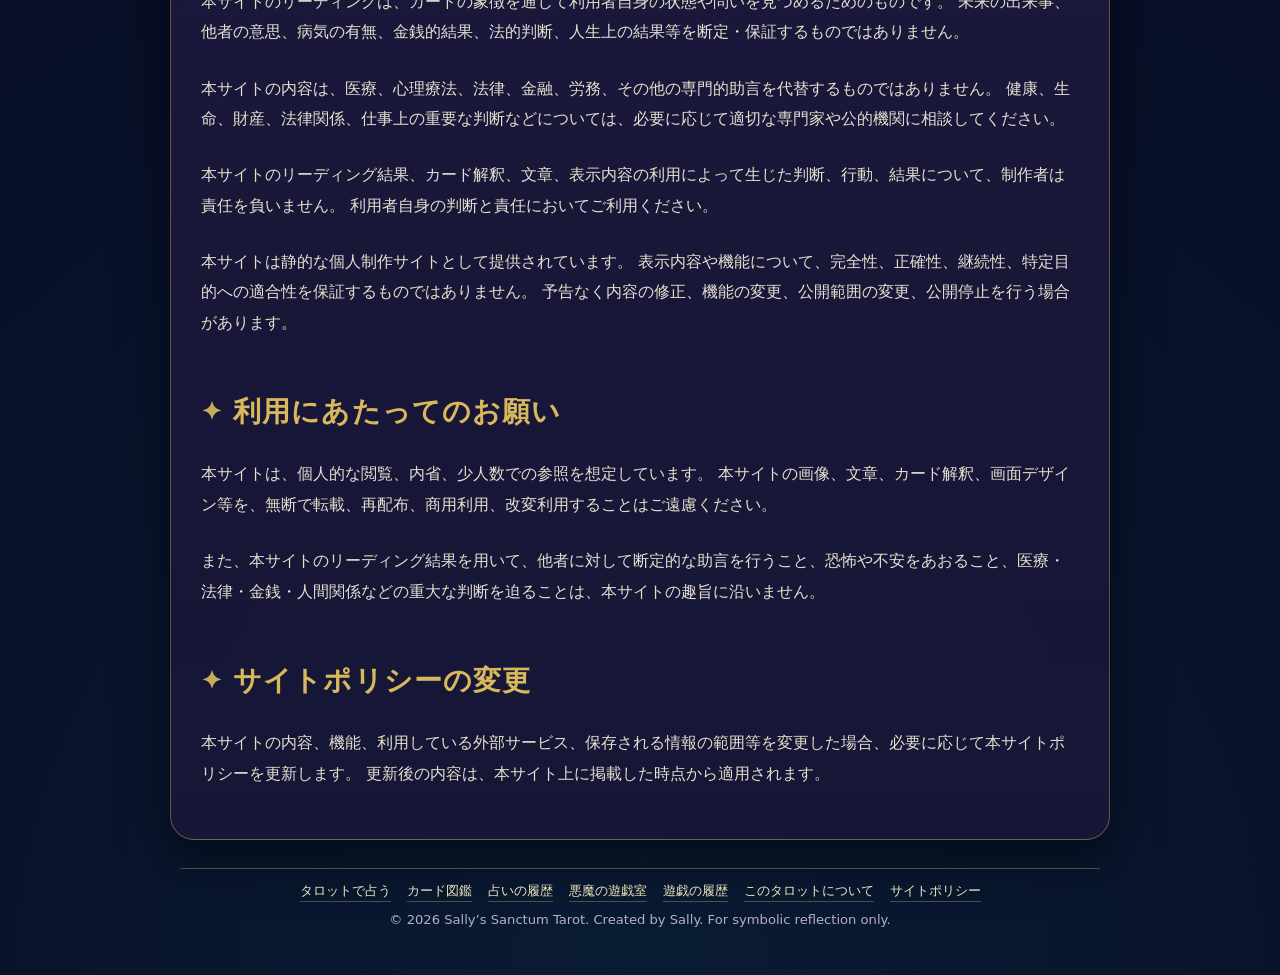
<file: policy.html>
<!doctype html>
<html lang="ja">
<head>
  <meta charset="utf-8" />
  <meta name="viewport" content="width=device-width, initial-scale=1" />
  <title>サイトポリシー | Sally’s Sanctum Tarot</title>
  <meta name="description" content="Sally’s Sanctum Tarot のサイトポリシー。著作権、制作の透明性、プライバシー、外部サービス、免責事項について。" />
  <link rel="icon" type="image/png" href="images/favicon.png" />
  <link rel="apple-touch-icon" href="images/favicon.png" />
  <link rel="preconnect" href="https://fonts.googleapis.com" />
  <link rel="preconnect" href="https://fonts.gstatic.com" crossorigin />
  <link href="https://fonts.googleapis.com/css2?family=Cinzel+Decorative:wght@700;900&family=Cormorant+Garamond:wght@600;700&display=swap" rel="stylesheet" />
  <link rel="stylesheet" href="css/app.css?v=v131-css-cleanup-final" />
  <link rel="stylesheet" href="css/render.css?v=v131-css-cleanup-final" />
  <script src="js/site-nav.js" defer></script>
  <script src="js/page.js" defer></script>
</head>
<body>
  <a class="skip-link" href="#main-content">本文へ移動</a>
  <main class="app">
    <header class="app-header">
      <p class="eyebrow">Site Policy</p>
      <p class="site-title" aria-label="Sally’s Sanctum Tarot">
        <span class="title-owner">Sally’s</span>
        <span class="title-main">Sanctum Tarot</span>
      </p>
      <p class="subtitle">この小さな聖域を、どのような範囲と考え方で公開しているかを整理したページです。</p>
      <nav class="page-nav site-nav" aria-label="ページ移動">
        <a class="button-link secondary page-nav__primary" href="index.html">タロットで占う</a>
        <div class="page-nav__links">
          <a class="button-link secondary page-nav__menu-link" href="cards.html">カード図鑑</a>
          <a class="button-link secondary page-nav__menu-link" href="history.html">占いの履歴</a>
          <a class="button-link secondary page-nav__menu-link" href="devil-game.html">悪魔の遊戯室</a>
          <a class="button-link secondary page-nav__menu-link" href="devil-records.html">遊戯の履歴</a>
          <a class="button-link secondary page-nav__menu-link" href="about.html">このタロットについて</a>
          <a class="button-link secondary page-nav__menu-link" href="policy.html" aria-current="page">サイトポリシー</a>
        </div>
        <button type="button" class="button-link secondary page-nav__menu-button" data-site-menu-open aria-haspopup="dialog" aria-controls="site-menu-dialog-policy">メニュー</button>
      </nav>
      <dialog id="site-menu-dialog-policy" class="site-menu-dialog" aria-labelledby="site-menu-title-policy">
        <div class="site-menu-dialog__panel">
          <div class="site-menu-dialog__header">
            <h2 id="site-menu-title-policy">メニュー</h2>
            <button type="button" class="button-link secondary site-menu-dialog__close" data-site-menu-close aria-label="メニューを閉じる"><span aria-hidden="true">×</span></button>
          </div>
          <nav class="site-menu-dialog__links" aria-label="スマートフォン用ページ移動">
            <a class="button-link secondary site-menu-dialog__link" href="index.html">タロットで占う</a>
            <a class="button-link secondary site-menu-dialog__link" href="cards.html">カード図鑑</a>
            <a class="button-link secondary site-menu-dialog__link" href="history.html">占いの履歴</a>
            <a class="button-link secondary site-menu-dialog__link" href="devil-game.html">悪魔の遊戯室</a>
            <a class="button-link secondary site-menu-dialog__link" href="devil-records.html">遊戯の履歴</a>
            <a class="button-link secondary site-menu-dialog__link" href="about.html">このタロットについて</a>
            <a class="button-link secondary site-menu-dialog__link" href="policy.html" aria-current="page">サイトポリシー</a>
          </nav>
        </div>
      </dialog>
    </header>

    <article id="main-content" class="panel about-page policy-page" aria-labelledby="policy-title">
      <div class="about-hero">
        <p class="eyebrow">Policy</p>
        <h1 id="policy-title">サイトポリシー</h1>
        <p class="about-lead">
          Sally’s Sanctum Tarot は、個人制作の静的タロットWebアプリです。
          本ページでは、著作権、制作過程の透明性、保存データ、外部サービス、免責事項について説明します。
        </p>
        <p class="policy-meta">最終更新日：2026年5月6日</p>
      </div>

      <section class="about-section" aria-labelledby="policy-purpose-title">
        <h3 id="policy-purpose-title">このサイトについて</h3>
        <p>
          本サイトは、ステンドグラス風の大アルカナ22枚を使い、カードの象徴を通じて利用者自身の状態や問いを見つめるために作られた個人制作サイトです。
          未来の出来事を断定することや、他者の意思を確定的に読み取ることを目的としていません。
        </p>
        <p>
          SNSで広く拡散するためのサービスではなく、個人的な内省、または信頼できる範囲での静かな参照を想定しています。
        </p>
      </section>

      <section class="about-section" aria-labelledby="policy-copyright-title">
        <h3 id="policy-copyright-title">著作権・利用範囲</h3>
        <p>
          本サイトに掲載しているカード画像、文章、カード解釈、画面デザイン、構成等は、制作者が企画・選定・編集・修正し、Sally’s Sanctum Tarot として構成したものです。
          これらの素材・構成物に関する権利は、法令上保護される範囲において制作者に帰属します。
        </p>
        <p>
          本サイトの画像、文章、カード解釈、画面デザイン等の無断転載、再配布、商用利用、改変利用はご遠慮ください。
          個人的な閲覧、内省、少人数での参照を想定しています。
        </p>
        <p>
          生成AIを利用して制作した部分については、利用したサービスの規約および適用される法令の範囲内で扱います。
          ただし、AI生成物の著作物性や第三者の権利との関係は、個別の事情によって判断され得るものです。
          本サイトでは、権利関係について過度に断定せず、制作者による企画、選定、編集、修正、構成を含む制作物として丁寧に管理します。
        </p>
      </section>

      <section class="about-section" aria-labelledby="policy-ai-title">
        <h3 id="policy-ai-title">制作の透明性</h3>
        <p>
          本サイトの制作過程では、カード画像の生成、文章整理、実装補助等に生成AIを補助的に使用しています。
          最終的な選定、編集、構成、修正、公開判断は制作者が行っています。
        </p>
        <p>
          生成AIの出力をそのまま無条件に採用するのではなく、デッキ全体の思想、カードごとの象徴、画面上での見え方、文章の調子、利用者への伝わり方を確認しながら調整しています。
        </p>
      </section>

      <section class="about-section" aria-labelledby="policy-privacy-title">
        <h3 id="policy-privacy-title">プライバシーについて</h3>
        <p>
          本サイトは、アカウント登録、問い合わせフォーム、コメント欄、SNS共有機能、アクセス解析ツール、広告配信機能を設けていません。
          制作者が、リーディング内容や閲覧履歴をサーバー上で収集・閲覧する仕組みはありません。
        </p>

        <h4>リーディング履歴の保存について</h4>
        <p>
          本サイトの「記録」機能は、利用者が明示的に「この読みを記録する」ボタンを押した場合にのみ、リーディング履歴を保存します。
          自動的にすべてのリーディングを保存することはありません。
        </p>
        <p>
          保存される内容には、保存日時、スプレッドの種類、相談テーマ、引いたカード、正位置・逆位置、カードの位置、表示された読み、シナジー情報等が含まれます。
          これらの記録は、利用者の端末のブラウザ内に保存されます。本サイトのサーバーや制作者に送信されるものではありません。
        </p>
        <p>
          記録は、同じ端末・同じブラウザ・同じ閲覧環境で参照できます。
          別の端末や別のブラウザには自動で同期されません。
          また、ブラウザのデータ削除、サイトデータの削除、プライベートブラウジングの終了、端末やブラウザの設定変更等により、記録が消えることがあります。
        </p>
        <p>
          履歴ページでは、個別の記録を削除すること、およびすべての記録を削除することができます。
          保存された記録を確実に残しておきたい場合は、利用者自身の責任で別途控えを取ってください。
        </p>

        <h4>共有端末での利用について</h4>
        <p>
          リーディング履歴は、端末内のブラウザに保存されます。
          そのため、家族共用端末、職場端末、学校端末など、複数人が同じブラウザ環境を使う場合、他の利用者が履歴を閲覧できる可能性があります。
          共有端末で利用する場合は、履歴を保存しないか、利用後に履歴を削除することをおすすめします。
        </p>

        <h4>Cookie・トラッキングについて</h4>
        <p>
          本サイト自体は、広告配信、行動追跡、アクセス解析を目的としたCookieを設定していません。
          また、利用者の行動を分析するためのトラッキングツールは設置していません。
        </p>
        <p>
          ただし、ブラウザ内の記録機能には Cookie ではなく localStorage を使用しています。
          localStorage は、利用者のブラウザ内にデータを保存するためのWeb標準機能です。
          ブラウザや端末の設定により、保存、削除、利用可否の扱いが異なる場合があります。
        </p>
      </section>

      <section class="about-section" aria-labelledby="policy-external-title">
        <h3 id="policy-external-title">外部サービスについて</h3>
        <p>
          本サイトは GitHub Pages によって公開されています。
          GitHub Pages の仕組み上、サイトへのアクセス時に、GitHub がセキュリティ目的等のためにIPアドレス等の技術情報を記録する場合があります。
          詳しくは <a href="https://docs.github.com/en/pages/getting-started-with-github-pages/what-is-github-pages">GitHub Pages の説明</a>および <a href="https://docs.github.com/site-policy/privacy-policies/github-privacy-statement">GitHub Privacy Statement</a> をご確認ください。
        </p>
        <p>
          また、本サイトでは表示用フォントの一部に Google Fonts を使用しています。
          そのため、ページ表示時に訪問者のブラウザから Google Fonts のサーバーへリクエストが送信され、IPアドレス、リクエストURL、ブラウザ情報等の技術情報が Google に送信される場合があります。
          Google Fonts のデータ処理については <a href="https://developers.google.com/fonts/faq/privacy">Google Fonts のプライバシーに関する説明</a> をご確認ください。
        </p>
      </section>

      <section class="about-section" aria-labelledby="policy-disclaimer-title">
        <h3 id="policy-disclaimer-title">免責事項</h3>
        <p>
          本サイトのリーディングは、カードの象徴を通じて利用者自身の状態や問いを見つめるためのものです。
          未来の出来事、他者の意思、病気の有無、金銭的結果、法的判断、人生上の結果等を断定・保証するものではありません。
        </p>
        <p>
          本サイトの内容は、医療、心理療法、法律、金融、労務、その他の専門的助言を代替するものではありません。
          健康、生命、財産、法律関係、仕事上の重要な判断などについては、必要に応じて適切な専門家や公的機関に相談してください。
        </p>
        <p>
          本サイトのリーディング結果、カード解釈、文章、表示内容の利用によって生じた判断、行動、結果について、制作者は責任を負いません。
          利用者自身の判断と責任においてご利用ください。
        </p>
        <p>
          本サイトは静的な個人制作サイトとして提供されています。
          表示内容や機能について、完全性、正確性、継続性、特定目的への適合性を保証するものではありません。
          予告なく内容の修正、機能の変更、公開範囲の変更、公開停止を行う場合があります。
        </p>
      </section>

      <section class="about-section" aria-labelledby="policy-request-title">
        <h3 id="policy-request-title">利用にあたってのお願い</h3>
        <p>
          本サイトは、個人的な閲覧、内省、少人数での参照を想定しています。
          本サイトの画像、文章、カード解釈、画面デザイン等を、無断で転載、再配布、商用利用、改変利用することはご遠慮ください。
        </p>
        <p>
          また、本サイトのリーディング結果を用いて、他者に対して断定的な助言を行うこと、恐怖や不安をあおること、医療・法律・金銭・人間関係などの重大な判断を迫ることは、本サイトの趣旨に沿いません。
        </p>
      </section>

      <section class="about-section" aria-labelledby="policy-change-title">
        <h3 id="policy-change-title">サイトポリシーの変更</h3>
        <p>
          本サイトの内容、機能、利用している外部サービス、保存される情報の範囲等を変更した場合、必要に応じて本サイトポリシーを更新します。
          更新後の内容は、本サイト上に掲載した時点から適用されます。
        </p>
      </section>
    </article>

    <footer class="app-footer" aria-label="サイト情報">
      <nav class="footer-links" aria-label="関連ページ">
        <a href="index.html">タロットで占う</a>
        <a href="cards.html">カード図鑑</a>
        <a href="history.html">占いの履歴</a>
        <a href="devil-game.html">悪魔の遊戯室</a>
        <a href="devil-records.html">遊戯の履歴</a>
        <a href="about.html">このタロットについて</a>
        <a href="policy.html">サイトポリシー</a>
      </nav>
      <p>© 2026 Sally’s Sanctum Tarot. Created by Sally. For symbolic reflection only.</p>
    </footer>
  </main>

  <button type="button" id="back-to-top" class="back-to-top" hidden tabindex="-1" aria-label="ページ上部へ戻る" title="ページ上部へ戻る">↑</button>
</body>
</html>
</file>
<file: css/app.css>
/*
  app.css
  Sitewide foundation only: design tokens, base layout, global header/footer,
  common panels/buttons/forms, focus states, global navigation, back-to-top,
  shared contract badges, and shared responsive guards.

  Normal page components live in render.css.
  Devil page components live in devil-common.css / devil-game.css / devil-records.css.
*/
:root {
  --bg: #070821;
  --panel: rgba(255, 255, 255, 0.08);
  --panel-strong: rgba(0, 0, 0, 0.34);
  --panel2: rgba(0, 0, 0, 0.22);
  --text: #f7f0dc;
  --muted: #c9bfd6;
  --gold: #d8b85c;
  --gold-soft: rgba(216, 184, 92, 0.16);
  --line: rgba(216, 184, 92, 0.38);
  --line-soft: rgba(255, 255, 255, 0.13);
  --shadow: rgba(0, 0, 0, 0.50);
}

* {
  box-sizing: border-box;
}

body {
  margin: 0;
  min-height: 100vh;
  font-family: system-ui, -apple-system, BlinkMacSystemFont, "Segoe UI", sans-serif;
  color: var(--text);
  background:
    radial-gradient(circle at top, rgba(88, 62, 150, 0.42), transparent 42%),
    radial-gradient(circle at bottom, rgba(14, 84, 103, 0.25), transparent 40%),
    var(--bg);
}

.app {
  width: min(1180px, 100%);
  margin: auto;
  padding: 28px 18px 46px;
}

.app-header {
  text-align: center;
  margin-bottom: 22px;
}

.eyebrow {
  margin: 0 0 8px;
  color: var(--gold);
  letter-spacing: 0.16em;
  text-transform: uppercase;
  font-size: 0.78rem;
}

h1 {
  margin: 0;
}

.site-title {
  position: relative;
  display: inline-grid;
  gap: 0.04em;
  margin: 0 0 12px;
  padding: 0.12em 0.2em 0.18em;
  color: var(--text);
  line-height: 0.94;
  text-align: center;
  text-wrap: balance;
  isolation: isolate;
}

.site-title::before {
  content: "";
  position: absolute;
  inset: 0.14em -0.34em 0.08em;
  z-index: -1;
  border-block: 1px solid rgba(216, 184, 92, 0.52);
  background:
    radial-gradient(ellipse at center, rgba(216, 184, 92, 0.15), transparent 62%),
    linear-gradient(90deg, transparent, rgba(255, 255, 255, 0.09), transparent);
  filter: drop-shadow(0 0 18px rgba(216, 184, 92, 0.16));
  transform: skewX(-8deg);
}

.title-owner {
  font-family: "Cormorant Garamond", Georgia, serif;
  font-size: clamp(1.05rem, 3.5vw, 1.72rem);
  font-weight: 700;
  letter-spacing: 0.18em;
  color: var(--gold);
  text-transform: uppercase;
  text-shadow: 0 0 18px rgba(216, 184, 92, 0.32);
}

.title-main {
  font-family: "Cinzel Decorative", "Cormorant Garamond", Georgia, serif;
  font-size: clamp(2.05rem, 8vw, 4.45rem);
  font-weight: 900;
  letter-spacing: 0.035em;
  background: linear-gradient(180deg, #fff8dd 0%, #e8ca76 42%, #b98b34 100%);
  -webkit-background-clip: text;
  background-clip: text;
  color: transparent;
  text-shadow:
    0 1px 0 rgba(255, 255, 255, 0.18),
    0 0 28px rgba(216, 184, 92, 0.26),
    0 12px 30px rgba(0, 0, 0, 0.55);
}

h1,
h2,
h3,
h4 {
  margin: 0 0 10px;
}

p {
  margin-top: 0;
}

.subtitle {
  margin: 0;
  color: var(--muted);
  line-height: 1.75;
}

.panel {
  border: 1px solid var(--line);
  background:
    radial-gradient(circle at top left, rgba(216, 184, 92, 0.07), transparent 42%),
    linear-gradient(180deg, rgba(42, 37, 82, 0.90), rgba(24, 22, 55, 0.86));
  border-radius: 24px;
  padding: 18px;
  box-shadow: 0 20px 50px var(--shadow);
  /* v107: large backdrop-filter layers caused pale rectangular repaint artifacts
     while scrolling on several pages. Use an opaque-enough gradient instead. */
  -webkit-backdrop-filter: none;
  backdrop-filter: none;
}

/* Shared form controls. */
label,
.select-label span {
  color: var(--muted);
  font-size: 0.95rem;
}

textarea,
select {
  width: 100%;
  border-radius: 16px;
  border: 1px solid var(--line);
  background: rgba(0, 0, 0, 0.24);
  color: var(--text);
  padding: 14px 15px;
  font: inherit;
  line-height: 1.6;
  outline: none;
}

textarea {
  min-height: 86px;
  resize: vertical;
}

select {
  min-height: 52px;
}

.toggle-label {
  min-height: 52px;
  display: inline-flex;
  align-items: center;
  justify-content: center;
  gap: 10px;
  border: 1px solid var(--line);
  border-radius: 16px;
  background: rgba(0, 0, 0, 0.24);
  color: var(--text);
  padding: 12px 14px;
  cursor: pointer;
  user-select: none;
}

.toggle-label input {
  width: 1.12rem;
  height: 1.12rem;
  accent-color: var(--gold);
}

.toggle-label span {
  color: var(--text);
  font-size: 0.95rem;
}

textarea:focus {
  border-color: var(--gold);
  box-shadow: 0 0 0 3px rgba(216, 184, 92, 0.14);
}

button {
  appearance: none;
  border: 1px solid var(--line);
  border-radius: 999px;
  background: linear-gradient(180deg, rgba(216, 184, 92, 0.30), rgba(216, 184, 92, 0.12));
  color: var(--text);
  padding: 11px 16px;
  font: inherit;
  cursor: pointer;
  transition: transform 0.16s ease, background 0.16s ease, border-color 0.16s ease;
}

button:hover,
button:focus-visible {
  transform: translateY(-1px);
  border-color: var(--gold);
  background: linear-gradient(180deg, rgba(216, 184, 92, 0.42), rgba(216, 184, 92, 0.18));
}

button.secondary {
  background: rgba(255, 255, 255, 0.06);
}

button[hidden],
[hidden] {
  display: none !important;
}

@media (max-width: 520px) {
  .panel {
    padding: 14px;
  }

  button {
    width: 100%;
  }

  .toggle-label {
    justify-content: flex-start;
  }

  .site-title {
    gap: 0.02em;
    margin-bottom: 10px;
    padding-inline: 0;
  }

  .site-title::before {
    inset-inline: -0.1em;
  }

  .title-owner {
    letter-spacing: 0.14em;
  }

  .title-main {
    letter-spacing: 0.015em;
  }
}

.muted {
  color: var(--muted);
}

select {
  appearance: none;
  -webkit-appearance: none;
  color: var(--text);
  background-color: #14112f;
  background-image:
    linear-gradient(45deg, transparent 50%, var(--gold) 50%),
    linear-gradient(135deg, var(--gold) 50%, transparent 50%),
    linear-gradient(to right, rgba(216, 184, 92, 0.22), rgba(216, 184, 92, 0.22));
  background-position:
    calc(100% - 21px) 50%,
    calc(100% - 15px) 50%,
    calc(100% - 44px) 50%;
  background-size: 6px 6px, 6px 6px, 1px 62%;
  background-repeat: no-repeat;
  padding-right: 56px;
  border-color: rgba(216, 184, 92, 0.62);
  box-shadow: inset 0 0 0 1px rgba(255, 255, 255, 0.05);
}

select:hover {
  border-color: var(--gold);
  background-color: #19143a;
}

select:focus,
select:focus-visible {
  border-color: var(--gold);
  box-shadow: 0 0 0 3px rgba(216, 184, 92, 0.22), inset 0 0 0 1px rgba(255, 255, 255, 0.06);
}

select option {
  background-color: #14112f;
  color: #f7f0dc;
}

select option:checked {
  background-color: #3b2f67;
  color: #fff8dc;
}

.select-label span {
  color: #efe4bf;
}

/* Global footer and back-to-top control. */
.app-footer {
  margin: 28px auto 0;
  width: min(920px, 100%);
  border-top: 1px solid rgba(216, 184, 92, 0.34);
  padding: 12px 8px 0;
  text-align: center;
  color: rgba(201, 191, 214, 0.9);
  font-size: 0.82rem;
  line-height: 1.5;
}

.app-footer p {
  margin: 0;
  white-space: normal;
}

.back-to-top {
  position: fixed;
  right: max(16px, env(safe-area-inset-right));
  bottom: max(16px, env(safe-area-inset-bottom));
  z-index: 30;
  width: 48px;
  height: 48px;
  display: inline-grid;
  place-items: center;
  padding: 0;
  border-radius: 999px;
  border: 1px solid rgba(216, 184, 92, 0.72);
  background:
    radial-gradient(circle at 35% 20%, rgba(255, 255, 255, 0.22), transparent 36%),
    linear-gradient(180deg, rgba(216, 184, 92, 0.32), rgba(20, 17, 47, 0.94));
  color: #fff8dc;
  box-shadow:
    0 12px 34px rgba(0, 0, 0, 0.48),
    0 0 22px rgba(216, 184, 92, 0.18);
  font-size: 1.35rem;
  line-height: 1;
  opacity: 0;
  pointer-events: none;
  transform: translateY(12px) scale(0.94);
  transition: opacity 180ms ease, transform 180ms ease, border-color 180ms ease;
}

.back-to-top.is-visible {
  opacity: 1;
  pointer-events: auto;
  transform: translateY(0) scale(1);
}

.back-to-top:hover {
  border-color: var(--gold);
  transform: translateY(-2px) scale(1.03);
}

.back-to-top:focus-visible {
  outline: 3px solid rgba(255, 248, 220, 0.85);
  outline-offset: 3px;
}

@media (max-width: 520px) {
  .app-footer {
    margin-top: 22px;
    padding-inline: 6px;
    font-size: 0.75rem;
  }

  .back-to-top {
    width: 44px;
    height: 44px;
    right: max(12px, env(safe-area-inset-right));
    bottom: max(12px, env(safe-area-inset-bottom));
    font-size: 1.22rem;
  }
}

/* User display preferences. */
html.animations-off,
body.animations-off {
  scroll-behavior: auto !important;
}

/* Shared link-style button. */
.button-link {
  appearance: none;
  display: inline-flex;
  align-items: center;
  justify-content: center;
  min-height: 46px;
  border: 1px solid var(--line);
  border-radius: 999px;
  background: linear-gradient(180deg, rgba(216, 184, 92, 0.30), rgba(216, 184, 92, 0.12));
  color: var(--text);
  padding: 11px 16px;
  font: inherit;
  text-decoration: none;
  cursor: pointer;
  transition: transform 0.16s ease, background 0.16s ease, border-color 0.16s ease;
}

.button-link:hover,
.button-link:focus-visible {
  transform: translateY(-1px);
  border-color: var(--gold);
  background: linear-gradient(180deg, rgba(216, 184, 92, 0.42), rgba(216, 184, 92, 0.18));
}

.button-link.secondary {
  background: rgba(255, 255, 255, 0.06);
}

.page-nav {
  position: relative;
  margin-top: 16px;
}

.page-nav .button-link {
  width: auto;
}

.page-nav__primary,
.page-nav__menu-link {
  flex: 0 0 auto;
}

/* Footer links shared across normal and devil pages. */
.footer-links {
  display: flex;
  flex-wrap: wrap;
  justify-content: center;
  gap: 8px 16px;
  margin: 0 0 8px;
}

.footer-links a {
  color: #efe4bf;
  text-decoration: none;
  border-bottom: 1px solid rgba(216, 184, 92, 0.34);
  transition: color 160ms ease, border-color 160ms ease;
}

.footer-links a:hover,
.footer-links a:focus-visible {
  color: #fff8dc;
  border-color: var(--gold);
}

@media (max-width: 520px) {
  .footer-links {
    gap: 6px 12px;
    font-size: 0.76rem;
  }
}

/* Devil contract marker shared by reading, library, and game pages. */
.contract-seal-badge {
  position: absolute;
  top: 8px;
  right: 8px;
  z-index: 8;
  display: inline-flex;
  align-items: center;
  justify-content: center;
  max-width: calc(100% - 16px);
  padding: 4px 8px;
  border: 1px solid rgba(255, 214, 132, 0.72);
  border-radius: 999px;
  background:
    radial-gradient(circle at 18% 20%, rgba(255, 238, 180, 0.28), transparent 42%),
    linear-gradient(135deg, rgba(65, 18, 63, 0.96), rgba(18, 10, 29, 0.94));
  color: #ffe7a6;
  font-size: 0.68rem;
  font-weight: 800;
  letter-spacing: 0.08em;
  line-height: 1.15;
  text-shadow: 0 1px 2px rgba(0, 0, 0, 0.72);
  box-shadow:
    0 0 0 1px rgba(0, 0, 0, 0.28),
    0 4px 12px rgba(0, 0, 0, 0.42),
    0 0 18px rgba(170, 58, 132, 0.24);
  pointer-events: none;
}

.contract-seal-badge::before {
  content: "✦";
  margin-inline-end: 4px;
  color: #d8b85c;
  font-size: 0.78em;
}

.contract-mark-note {
  margin: 8px 0;
  padding: 7px 10px;
  border: 1px solid rgba(216, 184, 92, 0.26);
  border-radius: 999px;
  background: rgba(55, 22, 66, 0.28);
  color: #ffe7a6;
  font-size: 0.84rem;
  font-weight: 700;
  line-height: 1.45;
}

.is-contracted .contract-seal-badge {
  opacity: 1;
}

.arcana-thumb-button.is-contracted,
.cards-card-image.is-contracted,
.library-image-button.is-contracted {
  position: relative;
}

.arcana-thumb-button.is-contracted img,
.cards-card-image.is-contracted img,
.library-image-button.is-contracted img {
  box-shadow:
    0 14px 30px var(--shadow),
    0 0 0 1px rgba(163, 67, 143, 0.34),
    0 0 22px rgba(163, 67, 143, 0.18);
}

.arcana-thumb-button .contract-seal-badge {
  top: 5px;
  right: 5px;
  padding: 3px 6px;
  font-size: 0.58rem;
}

@media (max-width: 520px) {
  .contract-seal-badge {
    top: 6px;
    right: 6px;
    padding: 3px 7px;
    font-size: 0.62rem;
  }
}

/* On compact mobile card layouts, keep the contract seal as an icon-only badge.
   Small card faces cannot reliably hold the Japanese label horizontally, while
   the surrounding card buttons and notes still expose the contract state in text. */
@media (max-width: 640px) {
  .card-stage .face.front .contract-seal-badge,
  .detail-card-visual .contract-seal-badge,
  .pair-mini-image-button .contract-seal-badge,
  .arcana-thumb-button .contract-seal-badge,
  .cards-card-image .contract-seal-badge,
  .library-image-button .contract-seal-badge,
  .devil-game-card__image-button .contract-seal-badge {
    width: 22px;
    min-width: 22px;
    height: 22px;
    padding: 0;
    overflow: hidden;
    font-size: 0;
    letter-spacing: 0;
    line-height: 1;
  }

  .card-stage .face.front .contract-seal-badge::before,
  .detail-card-visual .contract-seal-badge::before,
  .pair-mini-image-button .contract-seal-badge::before,
  .arcana-thumb-button .contract-seal-badge::before,
  .cards-card-image .contract-seal-badge::before,
  .library-image-button .contract-seal-badge::before,
  .devil-game-card__image-button .contract-seal-badge::before {
    margin-inline-end: 0;
    font-size: 0.82rem;
    line-height: 1;
  }
}

@media (max-width: 360px) {
  .arcana-thumb-button .contract-seal-badge,
  .pair-mini-image-button .contract-seal-badge,
  .devil-game-card__image-button .contract-seal-badge {
    width: 20px;
    min-width: 20px;
    height: 20px;
    padding: 0;
  }
}

@media (max-width: 520px) {
  .page-nav .button-link {
    width: auto;
  }
}

/* Global focus architecture and dialog-based mobile navigation. */
.skip-link {
  position: fixed;
  top: 10px;
  left: 10px;
  z-index: 1000;
  transform: translateY(-140%);
  border: 1px solid var(--gold);
  border-radius: 999px;
  background: rgba(16, 14, 36, 0.98);
  color: #fff8dc;
  padding: 10px 14px;
  text-decoration: none;
  box-shadow: 0 12px 32px rgba(0, 0, 0, 0.42);
}

.skip-link:focus,
.skip-link:focus-visible {
  transform: translateY(0);
  outline: 3px solid rgba(255, 244, 190, 0.96);
  outline-offset: 3px;
}

.site-nav {
  display: flex;
  flex-wrap: wrap;
  align-items: center;
  justify-content: center;
  gap: 12px;
}

.page-nav__links {
  display: flex;
  flex-wrap: wrap;
  align-items: center;
  justify-content: center;
  gap: 12px;
}

.page-nav__menu-button {
  display: none;
}

.site-nav a[aria-current="page"],
.site-menu-dialog a[aria-current="page"] {
  border-color: var(--gold);
  background: linear-gradient(180deg, rgba(216, 184, 92, 0.34), rgba(216, 184, 92, 0.14));
  box-shadow: inset 0 0 0 1px rgba(255, 244, 190, 0.10);
}

.site-menu-dialog {
  width: min(420px, calc(100dvw - 28px));
  max-width: calc(100dvw - 28px);
  overflow-x: hidden;
  border: 1px solid var(--line);
  border-radius: 22px;
  background: rgba(16, 14, 36, 0.98);
  color: var(--text);
  padding: 0;
  box-shadow: 0 24px 70px rgba(0, 0, 0, 0.62), 0 0 28px rgba(216, 184, 92, 0.16);
}

.site-menu-dialog::backdrop {
  background: rgba(3, 3, 14, 0.62);
  backdrop-filter: blur(2px);
}

.site-menu-dialog__panel {
  display: grid;
  gap: 14px;
  width: 100%;
  max-width: 100%;
  min-width: 0;
  padding: 16px;
}

.site-menu-dialog__header {
  display: grid;
  grid-template-columns: minmax(0, 1fr) auto;
  align-items: center;
  gap: 12px;
}

.site-menu-dialog__header h2 {
  min-width: 0;
  margin: 0;
  color: var(--gold);
  font-family: "Cormorant Garamond", Georgia, serif;
  font-size: 1.35rem;
  white-space: nowrap;
  word-break: keep-all;
  writing-mode: horizontal-tb;
}

/* Keep the dialog close control compact even when mobile .button-link rules widen buttons. */
.site-menu-dialog__close {
  flex: none;
  inline-size: 44px;
  block-size: 44px;
  width: 44px;
  min-width: 44px;
  min-height: 44px;
  max-width: 44px;
  padding: 0;
  border-radius: 999px;
  display: inline-flex;
  align-items: center;
  justify-content: center;
  justify-self: end;
  font-size: 1.55rem;
  line-height: 1;
  white-space: nowrap;
}

.site-menu-dialog__close span {
  display: inline-block;
  transform: translateY(-1px);
}

.site-menu-dialog__links {
  display: grid;
  gap: 8px;
  width: 100%;
  max-width: 100%;
  min-width: 0;
}

.site-menu-dialog__link {
  width: 100%;
  min-width: 0;
  max-width: 100%;
  min-height: 48px;
  white-space: normal;
  text-align: center;
}

@media (max-width: 360px) {
  .site-menu-dialog {
    width: calc(100dvw - 20px);
    max-width: calc(100dvw - 20px);
    border-radius: 18px;
  }

  .site-menu-dialog__panel {
    padding: 14px;
  }
}

:where(a[href], button, input, select, textarea, summary, [tabindex]:not([tabindex="-1"])):focus-visible {
  outline: 3px solid rgba(255, 244, 190, 0.94);
  outline-offset: 4px;
  box-shadow: 0 0 0 6px rgba(216, 184, 92, 0.22);
}

.back-to-top[hidden] {
  display: none !important;
}

/* Mobile viewport overflow guard shared across all pages.
   Page-specific card/history overflow repairs live in render.css. */
@media (max-width: 640px) {
  html,
  body {
    overflow-x: clip;
  }

  .app {
    width: 100%;
    max-width: 100%;
    padding-inline: 12px;
    overflow-x: clip;
  }
}

/* Switch the global navigation to the modal menu before the link row wraps. */
@media (max-width: 980px) {
  .site-nav {
    display: grid;
    grid-template-columns: minmax(0, 1fr) minmax(0, 1fr);
    width: min(100%, 440px);
    margin-inline: auto;
    gap: 10px;
  }

  .page-nav__links {
    display: none !important;
  }

  .page-nav__menu-button {
    display: inline-flex !important;
  }

  .site-nav .button-link {
    width: 100%;
    min-height: 44px;
    padding: 10px 12px;
    white-space: nowrap;
  }
}

@media (min-width: 981px) {
  .page-nav__links {
    display: flex;
  }

  .page-nav__menu-button {
    display: none !important;
  }
}
</file>
<file: css/render.css>
/*
 * render.css
 * 通常ページ固有の表示部品を担当するCSS。
 *
 * app.css はサイト共通の外枠、render.css は通常ページ群の表示部品を担当する。
 * 悪魔系ページ固有の見た目は devil-common.css / devil-game.css / devil-records.css 側で管理する。
 *
 * 章立て:
 * 1. About / Policy
 * 2. Cards library
 * 3. History page
 * 4. Reading setup and action controls
 * 5. Reading spread, card reveal, and result panels
 * 6. Detail reader, pair readings, contract markers, and image zoom dialog
 * 7. Shared image stability safeguards for normal pages
 */

/* --------------------------------------------------------------------------
   1. About / Policy page modules
   These pages load render.css, so page-specific prose layouts live here instead of app.css.
   -------------------------------------------------------------------------- */
.about-page {
  display: grid;
  gap: 24px;
  width: min(940px, 100%);
  margin: 0 auto;
  padding: clamp(18px, 3vw, 30px);
  line-height: 1.9;
}

.about-hero {
  display: grid;
  gap: 10px;
  padding: clamp(16px, 3vw, 26px);
  border: 1px solid rgba(216, 184, 92, 0.34);
  border-radius: 24px;
  background:
    radial-gradient(circle at top left, rgba(216, 184, 92, 0.18), transparent 38%),
    rgba(0, 0, 0, 0.18);
}

.about-hero :is(h1, h2) {
  color: #fff8dc;
  font-family: "Cormorant Garamond", Georgia, serif;
  font-size: clamp(1.8rem, 6vw, 3rem);
  letter-spacing: 0.04em;
}

.about-lead {
  margin: 0;
  color: #f7f0dc;
  font-size: clamp(1rem, 2.4vw, 1.12rem);
  line-height: 1.9;
}

.about-section {
  display: grid;
  gap: 10px;
  padding-block: 4px;
}

.about-section h3 {
  display: inline-flex;
  align-items: center;
  gap: 10px;
  color: var(--gold);
  font-family: "Cormorant Garamond", Georgia, serif;
  font-size: clamp(1.35rem, 4vw, 1.75rem);
  letter-spacing: 0.04em;
}

.about-section h3::before {
  content: "✦";
  color: rgba(216, 184, 92, 0.92);
  font-size: 0.9em;
}

.about-section p,
.about-section li {
  color: rgba(247, 240, 220, 0.92);
}

.principle-grid {
  display: grid;
  grid-template-columns: repeat(3, minmax(0, 1fr));
  gap: 12px;
}

.principle-card {
  border: 1px solid rgba(216, 184, 92, 0.28);
  border-radius: 20px;
  padding: 16px;
  background: rgba(0, 0, 0, 0.18);
}

.principle-card h4 {
  color: #fff8dc;
  font-family: "Cormorant Garamond", Georgia, serif;
  font-size: 1.2rem;
  letter-spacing: 0.04em;
}

.principle-card p {
  margin: 0;
  color: var(--muted);
  line-height: 1.75;
}

.about-list {
  display: grid;
  gap: 8px;
  margin: 0;
  padding-left: 1.25em;
}

.about-note {
  border-left: 3px solid rgba(216, 184, 92, 0.64);
  border-radius: 18px;
  padding: 14px 16px;
  background: rgba(216, 184, 92, 0.10);
  color: var(--muted);
}

.about-note p {
  margin: 0;
}

@media (max-width: 720px) {
  .principle-grid {
    grid-template-columns: 1fr;
  }

  .about-page {
    gap: 20px;
  }
}

@media (max-width: 520px) {
  .about-hero,
  .principle-card,
  .about-note {
    border-radius: 18px;
  }
}

.policy-page h4 {
  margin: 22px 0 8px;
  color: var(--gold-light);
  font-size: 1.02rem;
}

.policy-page a,
.about-note a {
  color: var(--gold-light);
  text-underline-offset: 3px;
}

.policy-page a:hover,
.policy-page a:focus-visible,
.about-note a:hover,
.about-note a:focus-visible {
  color: var(--gold);
}

.policy-meta {
  margin-top: 16px;
  color: var(--muted);
  font-size: 0.92rem;
}


/* --------------------------------------------------------------------------
   2. Cards library and normal-page gallery modules
   Moved from app.css so app.css stays focused on sitewide foundation styles.
   -------------------------------------------------------------------------- */

/* Cards page module and standard main-page hero headings. */
.cards-page {
  display: grid;
  gap: 18px;
}

.standard-page-hero {
  display: grid;
  justify-items: center;
  gap: 8px;
  text-align: center;
}

.reading-page > .standard-page-hero {
  margin-bottom: 18px;
}

.standard-page-hero .eyebrow,
.standard-page-hero h1,
.standard-page-hero__lead {
  margin: 0;
}

.standard-page-hero h1 {
  color: var(--text);
  font-family: "Cormorant Garamond", Georgia, serif;
  font-size: clamp(1.7rem, 5vw, 2.4rem);
  letter-spacing: 0.04em;
}

.standard-page-hero__lead {
  max-width: 720px;
  margin: 4px auto 0;
  color: var(--muted);
  line-height: 1.75;
}

.arcana-thumb-nav {
  display: grid;
  gap: 10px;
  text-align: center;
}

.arcana-thumb-nav__label {
  margin: 0;
  color: var(--muted);
  font-size: 0.92rem;
  line-height: 1.5;
}

.arcana-thumb-list {
  display: flex;
  flex-wrap: wrap;
  justify-content: center;
  gap: 12px 10px;
  align-items: flex-start;
  max-width: 100%;
  overflow-x: hidden;
}

.arcana-thumb-button {
  width: clamp(117px, 12vw, 158px);
  min-height: 0;
  display: grid;
  justify-items: center;
  padding: 0;
  border: 0;
  border-radius: 8px;
  background: transparent;
  line-height: 0;
}

.arcana-thumb-button img {
  width: 100%;
  aspect-ratio: 2 / 3;
  object-fit: cover;
  border-radius: 7px;
  box-shadow: 0 8px 16px rgba(0, 0, 0, 0.28);
}

.arcana-thumb-button:hover,
.arcana-thumb-button:focus-visible {
  background: transparent;
  box-shadow: 0 0 0 2px rgba(216, 184, 92, 0.86), 0 0 18px rgba(216, 184, 92, 0.28);
  transform: translateY(-1px);
}

.cards-tools {
  display: grid;
  gap: 16px;
  padding: 14px;
  border: 1px solid var(--line-soft);
  border-radius: 20px;
  background: rgba(0, 0, 0, 0.16);
}

.cards-search-field {
  display: grid;
  gap: 8px;
}

.cards-search-field input[type="search"] {
  width: 100%;
  min-height: 52px;
  border-radius: 16px;
  border: 1px solid var(--line);
  background: rgba(0, 0, 0, 0.24);
  color: var(--text);
  padding: 14px 15px;
  font: inherit;
  line-height: 1.6;
  outline: none;
}

.cards-search-field input[type="search"]:focus {
  border-color: var(--gold);
  box-shadow: 0 0 0 3px rgba(216, 184, 92, 0.14);
}

.theme-switcher {
  display: grid;
  gap: 14px;
  margin: 0;
  padding: 0;
  border: 0;
}

.theme-switcher legend {
  color: var(--muted);
  font-size: 0.95rem;
  padding: 0;
  margin-bottom: 6px;
}

.theme-chip-group {
  display: flex;
  flex-wrap: wrap;
  gap: 10px;
}

.theme-chip {
  width: auto;
  min-height: 42px;
  padding: 9px 14px;
  background: rgba(255, 255, 255, 0.06);
}

.theme-chip.is-active {
  border-color: var(--gold);
  background: linear-gradient(180deg, rgba(216, 184, 92, 0.36), rgba(216, 184, 92, 0.16));
  color: #fff8dc;
  box-shadow: 0 0 0 3px rgba(216, 184, 92, 0.10);
}

.cards-status {
  margin: 0;
  color: var(--muted);
  line-height: 1.7;
}

.cards-grid {
  display: grid;
  grid-template-columns: 1fr;
  gap: 16px;
}

.cards-index-card {
  display: grid;
  grid-template-columns: 1fr;
  align-items: start;
  gap: 14px;
  border: 1px solid var(--line);
  border-radius: 22px;
  padding: 14px;
  background: rgba(0, 0, 0, 0.18);
  line-height: 1.7;
  scroll-margin-top: 18px;
}

.cards-index-card:focus {
  outline: none;
}

.cards-index-card.is-scroll-highlight {
  animation: cards-scroll-highlight 1200ms ease-out;
}

@keyframes cards-scroll-highlight {
  0% {
    border-color: var(--gold);
    box-shadow: 0 0 0 4px rgba(216, 184, 92, 0.18), 0 0 30px rgba(216, 184, 92, 0.16);
  }
  100% {
    border-color: var(--line);
    box-shadow: none;
  }
}

.cards-card-image {
  width: min(260px, 72vw);
  justify-self: center;
  align-self: start;
  border-radius: 18px;
  padding: 0;
  background: transparent;
}

.cards-card-image img {
  display: block;
  width: 100%;
  border-radius: 16px;
  border: 1px solid var(--line-soft);
  box-shadow: 0 14px 30px var(--shadow);
}

.cards-index-body {
  min-width: 0;
}

.cards-index-body h3 {
  margin-bottom: 2px;
  color: var(--gold);
  font-size: 1.28rem;
}

.cards-card-number,
.cards-card-en {
  margin: 0;
  color: var(--muted);
}

.cards-card-number {
  font-family: "Cormorant Garamond", Georgia, serif;
  letter-spacing: 0.12em;
  text-transform: uppercase;
}

.cards-card-en {
  margin-bottom: 10px;
  font-style: italic;
}

.cards-preview {
  margin: 10px 0;
}

.cards-card-detail {
  margin-top: 12px;
}

.cards-detail-grid {
  display: grid;
  grid-template-columns: 1fr;
  gap: 14px;
}

.is-selected-theme {
  border-color: rgba(216, 184, 92, 0.34);
  background: rgba(216, 184, 92, 0.08);
}

.cards-empty {
  grid-column: 1 / -1;
}

/* Cards responsive tweaks. */
@media (max-width: 760px) {
  .cards-card-image {
    width: min(230px, 72vw);
  }
}

@media (max-width: 560px) {
  .arcana-thumb-list {
    gap: 10px 8px;
  }

  .arcana-thumb-button {
    width: clamp(96px, 31vw, 124px);
  }

  .cards-tools {
    padding: 12px;
  }

  .theme-chip-group {
    gap: 8px;
  }

  .theme-chip {
    flex: 1 1 calc(50% - 8px);
    width: auto;
  }

  .cards-detail-grid {
    grid-template-columns: 1fr;
  }
}

/* Arcana thumbnail focus clearance.
   Keep the Major Arcana thumbnail focus indicator inside the gallery area.
   The global focus ring uses a 3px outline with a 4px offset, so it needs
   at least 7px of clearance outside the focused thumbnail. This gives the
   ring a 10px safe area and restores visible overflow so the top and bottom
   rows are not clipped. */
.arcana-thumb-list {
  --arcana-thumb-focus-clearance: 10px;
  gap: 22px 16px;
  padding: var(--arcana-thumb-focus-clearance);
  overflow: visible;
}

/* Normal-page image and content-visibility safeguards.
   Generated WebP files are served in fixed 2:3 variants, so reserve that shape before the bytes arrive. */
.arcana-thumb-button img,
.cards-card-image img,
.history-card-image-button img {
  aspect-ratio: 2 / 3;
  height: auto;
  object-fit: cover;
  background: #111;
}

.cards-index-card,
.history-entry {
  content-visibility: auto;
  contain-intrinsic-size: 760px;
}

@media (max-width: 640px) {
  .cards-card-image img,
  .history-card-image-button img,
  .arcana-thumb-button img {
    box-shadow: 0 10px 22px rgba(0, 0, 0, 0.34);
  }
}

/* Keep history thumbnails proportional after width/height HTML attributes are present for image loading stability. */
.history-thumbnail-button img {
  height: auto;
  max-height: none;
  object-fit: contain;
}

/* Cards/history mobile overflow repair.
   The WebP performance pass added content-visibility with contain-intrinsic-size.
   On narrow screens that can contribute an oversized intrinsic inline size before
   cards are painted, which makes the cards page wider than the viewport. Also
   force the Major Arcana thumbnail nav into a predictable 2-column mobile grid. */
.cards-page,
.cards-page-hero,
.arcana-thumb-nav,
.arcana-thumb-list,
.cards-tools,
.cards-grid,
.cards-index-card,
.cards-index-body,
.cards-detail-grid {
  min-width: 0;
  max-width: 100%;
}

@media (max-width: 640px) {

  .cards-page.panel {
    width: 100%;
    max-width: 100%;
    padding-inline: 14px;
    overflow-x: clip;
  }

  .arcana-thumb-list {
    display: grid;
    grid-template-columns: repeat(2, minmax(0, 124px));
    justify-content: center;
    justify-items: center;
    gap: 22px 18px;
    width: 100%;
    max-width: 100%;
    margin-inline: auto;
    padding: 10px 0;
    overflow: visible;
  }

  .arcana-thumb-button {
    width: 100%;
    max-width: 124px;
    justify-self: center;
  }

  .arcana-thumb-button img {
    width: 100%;
    height: auto;
  }

  .cards-index-card,
  .history-entry {
    content-visibility: visible;
    contain-intrinsic-size: none;
  }
}

@media (max-width: 360px) {
  .arcana-thumb-list {
    grid-template-columns: repeat(2, minmax(0, 112px));
    gap: 18px 12px;
  }

  .arcana-thumb-button {
    max-width: 112px;
  }
}


/* --------------------------------------------------------------------------
   3. History page module
   Moved from app.css so saved-reading history stays with normal-page rendering styles.
   -------------------------------------------------------------------------- */
.history-page {
  display: grid;
  gap: 16px;
}

.history-management-card {
  display: flex;
  justify-content: space-between;
  align-items: center;
  gap: 16px;
  border: 1px solid var(--line-soft);
  border-radius: 18px;
  padding: 14px;
  background: rgba(0, 0, 0, 0.14);
}

.history-management-copy {
  display: grid;
  gap: 4px;
}

.history-management-copy h2 {
  margin: 0;
  color: var(--gold);
  font-size: 1rem;
  letter-spacing: 0.08em;
}

.history-management-copy p {
  margin: 0;
  color: var(--muted);
  line-height: 1.7;
}

.history-management-actions {
  display: flex;
  justify-content: flex-end;
  align-items: center;
  flex: 0 0 auto;
}

.history-danger-button {
  border-color: rgba(255, 128, 128, 0.64) !important;
  background: rgba(120, 0, 0, 0.24) !important;
  color: #ffe3e3 !important;
}

.history-danger-button:disabled {
  opacity: 0.55;
  cursor: not-allowed;
}

.history-filters {
  display: grid;
  grid-template-columns: minmax(160px, 1fr) minmax(160px, 1fr) minmax(150px, 0.85fr) auto;
  align-items: end;
  gap: 12px;
  border: 1px solid var(--line-soft);
  border-radius: 18px;
  padding: 14px;
  background: rgba(0, 0, 0, 0.14);
}

.history-filter-field {
  display: grid;
  gap: 7px;
}

.history-filter-field label {
  color: #efe4bf;
  font-size: 0.88rem;
  letter-spacing: 0.08em;
}

.history-filter-field select,
.history-filter-field input[type="date"] {
  width: 100%;
  min-height: 44px;
  border: 1px solid var(--line);
  border-radius: 12px;
  background: rgba(20, 12, 34, 0.94);
  color: var(--text);
  padding: 10px 12px;
  font: inherit;
  color-scheme: dark;
}

.history-filter-field select:focus,
.history-filter-field input[type="date"]:focus {
  outline: 2px solid rgba(216, 184, 92, 0.78);
  outline-offset: 2px;
  border-color: var(--gold);
}

.history-filter-actions {
  display: flex;
  align-items: end;
}

.history-filter-actions button {
  min-height: 44px;
  white-space: nowrap;
}

.history-filter-actions button:not([disabled]) {
  border-color: rgba(216, 184, 92, 0.62);
  color: #fff5d4;
}

.history-filter-actions button[disabled] {
  cursor: default;
  opacity: 0.62;
  transform: none;
}

.history-filter-status {
  grid-column: 1 / -1;
  margin: 0;
  color: var(--muted);
  font-size: 0.92rem;
  line-height: 1.6;
}

.history-root {
  display: grid;
  gap: 14px;
}

.history-entry {
  border: 1px solid var(--line);
  border-radius: 22px;
  padding: 14px;
  background: rgba(0, 0, 0, 0.18);
  box-shadow: 0 14px 34px rgba(0, 0, 0, 0.22);
}

.history-entry-header {
  display: flex;
  justify-content: space-between;
  align-items: start;
  gap: 14px;
  margin-bottom: 10px;
}

.history-entry-header h3 {
  margin-bottom: 5px;
  color: var(--gold);
  font-family: "Cormorant Garamond", Georgia, serif;
  font-size: 1.32rem;
  letter-spacing: 0.04em;
}

.history-date,
.history-meta,
.history-flow,
.history-summary {
  line-height: 1.75;
}

.history-date {
  margin: 0 0 4px;
  color: #efe4bf;
  font-size: 0.92rem;
}

.history-meta,
.history-flow {
  margin: 0;
  color: var(--muted);
}

.history-summary {
  margin: 10px 0 0;
  color: var(--text);
}

.history-thumbnail-strip {
  display: flex;
  flex-wrap: wrap;
  align-items: flex-start;
  gap: 8px;
  margin: 10px 0 6px;
}

.history-thumbnail-button {
  position: relative;
  display: grid;
  justify-items: center;
  gap: 5px;
  width: 54px;
  min-height: auto;
  padding: 0;
  border: 0;
  border-radius: 12px;
  background: transparent;
  color: var(--muted);
  font-size: 0.72rem;
  line-height: 1.25;
  box-shadow: none;
}

.history-thumbnail-button img {
  display: block;
  width: 46px;
  aspect-ratio: 2 / 3;
  object-fit: cover;
  border: 1px solid var(--line-soft);
  border-radius: 8px;
  background: #111;
  box-shadow: 0 8px 18px rgba(0, 0, 0, 0.30);
  transition: transform 160ms ease, filter 160ms ease, border-color 160ms ease;
}

.history-thumbnail-button.reversed img {
  transform: rotate(180deg);
}

.history-thumbnail-button:hover,
.history-thumbnail-button:focus-visible {
  transform: none;
  background: transparent;
}

.history-thumbnail-button:hover img,
.history-thumbnail-button:focus-visible img {
  filter: brightness(1.08) saturate(1.08);
  border-color: rgba(216, 184, 92, 0.72);
}

.history-thumbnail-button.reversed:hover img,
.history-thumbnail-button.reversed:focus-visible img {
  transform: rotate(180deg) translateY(-1px);
}

.history-thumbnail-button:not(.reversed):hover img,
.history-thumbnail-button:not(.reversed):focus-visible img {
  transform: translateY(-1px);
}

.history-thumbnail-button span {
  max-width: 72px;
  overflow: hidden;
  text-overflow: ellipsis;
  white-space: nowrap;
}

.history-entry-actions {
  display: flex;
  flex-wrap: wrap;
  justify-content: flex-end;
  gap: 8px;
}

button.danger,
.button-link.danger {
  border-color: rgba(236, 145, 145, 0.42);
}

button.danger:hover,
button.danger:focus-visible,
.button-link.danger:hover,
.button-link.danger:focus-visible {
  border-color: rgba(255, 184, 184, 0.78);
}

.history-detail {
  display: grid;
  gap: 16px;
  margin-top: 14px;
  padding-top: 14px;
  border-top: 1px solid var(--line-soft);
}

.history-card-list {
  display: grid;
  gap: 12px;
}

.history-card-item {
  display: grid;
  grid-template-columns: minmax(86px, 132px) minmax(0, 1fr);
  gap: 14px;
  border: 1px solid var(--line-soft);
  border-radius: 18px;
  padding: 12px;
  background: rgba(0, 0, 0, 0.16);
}

.history-card-figure {
  margin: 0;
  align-self: start;
}

.history-card-image-button {
  position: relative;
  display: block;
  width: 100%;
  border-radius: 13px;
}

.history-card-image-button img {
  transition: filter 180ms ease, transform 180ms ease;
}

.history-card-image-button:hover img,
.history-card-image-button:focus-visible img {
  filter: brightness(1.08) saturate(1.08);
}

.history-card-image-button:hover .image-zoom-hint,
.history-card-image-button:focus-visible .image-zoom-hint {
  opacity: 1;
  transform: translateY(0);
}

.history-card-figure img {
  width: 100%;
  aspect-ratio: 2 / 3;
  object-fit: cover;
  display: block;
  border-radius: 13px;
  border: 1px solid var(--line-soft);
  box-shadow: 0 12px 24px var(--shadow);
  background: #111;
}

.history-card-figure.reversed img {
  transform: rotate(180deg);
}

.history-card-body {
  min-width: 0;
  line-height: 1.75;
}

.history-card-body h4 {
  margin-bottom: 4px;
  color: var(--text);
  font-size: 1.12rem;
}

.history-card-body .slot-title {
  text-align: left;
}

.history-pairs {
  display: grid;
  gap: 10px;
}

.history-pairs h3 {
  color: var(--gold);
}

.history-empty p {
  margin-bottom: 6px;
}

@media (max-width: 720px) {
  .history-entry-header {
    display: grid;
  }

  .history-management-card {
    display: grid;
    gap: 12px;
  }

  .history-management-actions {
    justify-content: stretch;
  }

  .history-management-actions button {
    width: 100%;
  }

  .history-card-item {
    grid-template-columns: minmax(0, 1fr);
    gap: 12px;
  }

  .history-card-figure {
    width: min(152px, 44vw);
    justify-self: center;
  }

  .history-card-body {
    width: 100%;
  }

  .history-filters {
    grid-template-columns: 1fr;
  }

  .history-filter-actions {
    align-items: stretch;
  }

  .history-filter-actions button {
    width: 100%;
  }

  .history-entry-actions {
    justify-content: stretch;
  }

  .history-entry-actions button {
    flex: 1 1 auto;
  }
}

@media (max-width: 520px) {
  .button-link {
    width: 100%;
  }

  .page-nav {
    align-items: stretch;
  }

  .history-card-item {
    padding: 10px;
  }

  .history-thumbnail-strip {
    gap: 7px;
  }

  .history-thumbnail-button {
    width: 50px;
  }

  .history-thumbnail-button img {
    width: 42px;
  }

  .history-card-figure {
    width: min(140px, 52vw);
  }

  .history-entry-actions button {
    width: 100%;
  }
}


/* --------------------------------------------------------------------------
   4. Reading setup and action controls
   app.css keeps global panels/buttons/form controls; this module owns index.html-specific layout
   and TarotRender output helpers that only appear on normal reading pages.
   -------------------------------------------------------------------------- */
.question-area {
  display: grid;
  gap: 10px;
  margin-bottom: 16px;
}

.setting-grid {
  display: grid;
  grid-template-columns: minmax(220px, 360px) repeat(3, minmax(150px, 190px));
  justify-content: center;
  align-items: end;
  gap: 10px;
  margin: 0 0 18px;
}

.select-label {
  display: grid;
  gap: 8px;
}

.spread-picker {
  display: grid;
  gap: 12px;
  margin: 18px 0 14px;
}

.spread-picker__prompt {
  margin: 0;
  color: #efe4bf;
  text-align: center;
  line-height: 1.7;
}

.spread-options {
  display: grid;
  grid-template-columns: repeat(3, minmax(0, 1fr));
  gap: 12px;
}

.spread-option {
  min-height: 112px;
  display: grid;
  align-content: center;
  gap: 8px;
  border-radius: 22px;
  padding: 18px 14px;
  text-align: center;
  background:
    radial-gradient(circle at top, rgba(255, 255, 255, 0.12), transparent 42%),
    linear-gradient(180deg, rgba(216, 184, 92, 0.28), rgba(20, 17, 47, 0.62));
}

.spread-option__name {
  color: #fff8dc;
  font-family: "Cormorant Garamond", Georgia, serif;
  font-size: 1.22rem;
  font-weight: 700;
  letter-spacing: 0.06em;
}

.spread-option__desc {
  color: var(--muted);
  font-size: 0.9rem;
  line-height: 1.65;
}

.utility-controls {
  margin-top: 8px;
}

.reading-root {
  display: grid;
  gap: 18px;
}

.library {
  margin-top: 18px;
}

.library-grid {
  display: grid;
  grid-template-columns: 1fr;
  gap: 16px;
  margin-top: 16px;
}

.library-card-full {
  display: grid;
  grid-template-columns: minmax(140px, 210px) 1fr;
  gap: 16px;
  border: 1px solid var(--line);
  border-radius: 22px;
  padding: 14px;
  background: rgba(0, 0, 0, 0.18);
  line-height: 1.7;
}

.library-card-full img {
  width: 100%;
  border-radius: 16px;
  border: 1px solid var(--line-soft);
  box-shadow: 0 14px 30px var(--shadow);
}

.library-body h3 {
  color: var(--gold);
  font-size: 1.28rem;
}

@media (max-width: 720px) {
  .library-card-full {
    grid-template-columns: 1fr;
  }

  .library-card-full img {
    width: min(240px, 100%);
    margin: auto;
  }

  .spread-options {
    grid-template-columns: 1fr;
  }

  .spread-option {
    min-height: 92px;
  }
}

@media (max-width: 900px) {
  .setting-grid {
    grid-template-columns: repeat(2, minmax(0, 1fr));
    max-width: 680px;
    margin-inline: auto;
  }

  .setting-grid .select-label {
    grid-column: 1 / -1;
  }
}

/* Question input removed; compact, accessible select styling. */
.question-area {
  display: none;
}

body.animations-off .reading-root *,
body.animations-off .reading-root *::before,
body.animations-off .reading-root *::after {
  animation: none !important;
  transition: none !important;
}

body.animations-off .slot {
  opacity: 1 !important;
  transform: none !important;
}

body.animations-off .slot .card {
  transition: none !important;
}

body.animations-off .slot.synergy-glow .card-stage::after {
  opacity: 0 !important;
  box-shadow: none !important;
}

body.animations-off .detail-carousel .detail-panel {
  transition: none !important;
}

.reading-actions {
  display: flex;
  align-items: center;
  justify-content: space-between;
  gap: 14px;
  padding: 12px 14px;
  border: 1px solid var(--line-soft);
  border-radius: 18px;
  background: linear-gradient(180deg, rgba(216, 184, 92, 0.12), rgba(0, 0, 0, 0.14));
}

.reading-action-buttons {
  display: flex;
  flex-wrap: wrap;
  justify-content: flex-end;
  gap: 10px;
}

.reading-actions .reading-save-status {
  min-height: 0;
  text-align: left;
}

.reading-actions .reading-action-buttons button {
  flex: 0 0 auto;
  min-height: 40px;
  padding: 9px 14px;
}

.reading-actions--top {
  margin: 18px 0 16px;
}

.reading-actions--bottom {
  margin-top: 18px;
}

.reading-actions button[disabled] {
  cursor: default;
  opacity: 0.72;
  transform: none;
}

.reading-save-status {
  min-height: 1.6em;
  margin: 0;
  color: var(--muted);
  line-height: 1.6;
  text-align: center;
}

.reading-save-status a {
  color: var(--gold);
}

@media (max-width: 640px) {
  .reading-actions {
    align-items: stretch;
    flex-direction: column;
    text-align: center;
  }

  .reading-actions .reading-save-status {
    text-align: center;
  }

  .reading-action-buttons {
    justify-content: center;
    width: 100%;
  }

  .reading-action-buttons button {
    flex: 1 1 150px;
  }
}

@media (max-width: 520px) {
  .setting-grid {
    grid-template-columns: 1fr;
    gap: 10px;
  }
}


.spread {
  display: grid;
  gap: 18px;
  align-items: stretch;
  overflow-x: auto;
  padding: 4px 2px 12px;
  scrollbar-width: thin;
}

.spread-three {
  grid-template-columns: repeat(3, minmax(190px, 1fr));
}

.spread-one {
  grid-template-columns: minmax(0, 300px);
  justify-content: center;
  overflow-x: visible;
}

.slot {
  position: relative;
  border: 1px solid var(--line);
  border-radius: 22px;
  padding: 14px;
  background: var(--panel2);
  min-width: 0;
  opacity: 0;
  transform: translateY(14px) scale(0.985);
  animation: dealIn 0.56s ease forwards;
  animation-delay: calc(var(--slot-index, 0) * 130ms);
  transition: border-color 0.18s ease, box-shadow 0.18s ease, transform 0.18s ease;
  cursor: pointer;
  height: 100%;
  display: flex;
  flex-direction: column;
}

.slot:hover,
.slot:focus-within {
  border-color: var(--gold);
  box-shadow: 0 0 0 1px rgba(216, 184, 92, 0.26), 0 18px 36px rgba(0, 0, 0, 0.28);
}

@keyframes dealIn {
  to {
    opacity: 1;
    transform: translateY(0) scale(1);
  }
}

/* --------------------------------------------------------------------------
   5. Reading spread, card reveal, and result panels
   -------------------------------------------------------------------------- */

/* Synergy flash: glow only the visible card image outline, not the whole slot panel. */
.card-stage {
  position: relative;
}

.card-stage::after {
  content: "";
  position: absolute;
  inset: 0;
  border-radius: 18px;
  pointer-events: none;
  z-index: 6;
  opacity: 0;
}

.slot.synergy-glow .card-stage::after {
  animation: synergyImageOutline 1.25s ease-out 1 both;
}

@keyframes synergyImageOutline {
  0% {
    opacity: 0;
    box-shadow: 0 0 0 0 rgba(216, 184, 92, 0);
  }
  16% {
    opacity: 1;
    box-shadow:
      0 0 0 2px rgba(255, 226, 142, 0.98),
      0 0 18px 5px rgba(255, 226, 142, 0.78),
      0 0 38px 12px rgba(255, 226, 142, 0.34);
  }
  58% {
    opacity: 0.7;
    box-shadow:
      0 0 0 1px rgba(245, 216, 122, 0.68),
      0 0 14px 4px rgba(245, 216, 122, 0.42);
  }
  100% {
    opacity: 0;
    box-shadow: 0 0 0 0 rgba(216, 184, 92, 0);
  }
}

@media (prefers-reduced-motion: reduce) {
  .slot {
    opacity: 1;
    transform: none;
    animation: none;
  }

  .slot.synergy-glow .card-stage::after {
    animation: none;
    opacity: 1;
    box-shadow: 0 0 0 2px rgba(245, 216, 122, 0.72), 0 0 18px rgba(245, 216, 122, 0.45);
  }
}

.slot-title {
  margin: 0 0 10px;
  color: var(--gold);
  text-align: center;
  font-weight: 700;
  letter-spacing: 0.06em;
}

.card-stage {
  perspective: 1100px;
  width: min(100%, 240px);
  margin: 0 auto 12px;
  padding: 0;
  border: 0;
  background: transparent;
  display: block;
  cursor: pointer;
  flex: 0 0 auto;
}

.card-stage:hover,
.card-stage:focus-visible {
  transform: none;
  border: 0;
  background: transparent;
  outline: 2px solid var(--gold);
  outline-offset: 6px;
}

.card {
  width: 100%;
  aspect-ratio: 2 / 3;
  position: relative;
  transform-style: preserve-3d;
  transition: transform 0.7s ease;
  display: block;
}

.slot.revealed .card {
  transform: rotateY(180deg);
}

.face {
  position: absolute;
  inset: 0;
  backface-visibility: hidden;
  border-radius: 18px;
  overflow: hidden;
  border: 1px solid rgba(255, 255, 255, 0.24);
  box-shadow: 0 18px 36px var(--shadow);
  background: #111;
}

.face img {
  width: 100%;
  height: 100%;
  object-fit: cover;
  display: block;
}

.front {
  transform: rotateY(180deg);
}

.reversed .front img {
  transform: rotate(180deg);
}

.slot-card-summary {
  display: flex;
  flex: 1 1 auto;
  flex-direction: column;
  text-align: center;
  line-height: 1.65;
  min-height: 188px;
  visibility: hidden;
  opacity: 0;
  pointer-events: none;
  transition: opacity 0.22s ease;
}

.slot.revealed .slot-card-summary {
  visibility: visible;
  opacity: 1;
  pointer-events: auto;
}

.card-name {
  margin: 0 0 4px;
  font-size: 1.16rem;
  color: var(--text);
}

.orientation {
  margin: 0 0 8px;
  color: var(--muted);
}

.slot-lead {
  margin: 8px 0 0;
  color: var(--text);
  font-size: 0.92rem;
}

.slot-hint {
  margin: auto 0 0;
  padding-top: 9px;
  color: var(--muted);
  font-size: 0.78rem;
}


/* --------------------------------------------------------------------------
   6. Detail reader, pair readings, contract markers, and image zoom dialog
   -------------------------------------------------------------------------- */

/* Contract markers on reading cards.
   Do not override .card-stage .face.front position: absolute;
   the reading flip animation depends on front/back faces overlapping. */
.detail-card-visual,
.pair-mini-image-button {
  position: relative;
}

.slot.is-contracted {
  border-color: rgba(216, 184, 92, 0.48);
  box-shadow:
    inset 0 0 0 1px rgba(150, 62, 141, 0.22),
    0 0 28px rgba(100, 32, 118, 0.16);
}

.slot.is-contracted .face.front::after,
.detail-card-visual.is-contracted::after,
.pair-mini-image-button.is-contracted::after {
  content: "";
  position: absolute;
  inset: 0;
  z-index: 5;
  pointer-events: none;
  border-radius: inherit;
  box-shadow: inset 0 0 38px rgba(88, 20, 98, 0.22);
}

.pair-mini-image-button .contract-seal-badge {
  top: 4px;
  right: 4px;
  padding: 3px 6px;
  font-size: 0.58rem;
}

@media (max-width: 640px) {
  .pair-mini-image-button .contract-seal-badge {
    width: 22px;
    min-width: 22px;
    height: 22px;
    padding: 0;
    overflow: hidden;
    font-size: 0;
    letter-spacing: 0;
    line-height: 1;
  }

  .pair-mini-image-button .contract-seal-badge::before {
    margin-inline-end: 0;
    font-size: 0.82rem;
    line-height: 1;
  }
}

@media (max-width: 360px) {
  .pair-mini-image-button .contract-seal-badge {
    width: 20px;
    min-width: 20px;
    height: 20px;
  }
}

.detail-reader {
  width: 100%;
  max-width: none;
  margin: 4px 0 0;
  display: grid;
  gap: 12px;
}

.detail-tabs {
  display: flex;
  flex-wrap: wrap;
  gap: 8px;
  justify-content: center;
  border: 1px solid var(--line);
  border-radius: 999px;
  padding: 8px;
  background: rgba(0, 0, 0, 0.18);
  scroll-margin-top: 12px;
}

.detail-tab {
  padding: 9px 13px;
  font-size: 0.92rem;
  background: rgba(255, 255, 255, 0.05);
}

.detail-tab.is-active {
  border-color: var(--gold);
  background: linear-gradient(180deg, rgba(216, 184, 92, 0.36), rgba(216, 184, 92, 0.14));
  box-shadow: 0 0 0 2px rgba(216, 184, 92, 0.12);
}

.detail-panels {
  display: grid;
  gap: 12px;
}

.detail-panel {
  border: 1px solid var(--line);
  border-radius: 22px;
  padding: 16px;
  background: var(--panel2);
  line-height: 1.85;
}

.detail-panel[hidden] {
  display: none !important;
}

.card-detail-header {
  text-align: center;
  border-bottom: 1px solid var(--line-soft);
  padding-bottom: 12px;
  margin-bottom: 14px;
}

.reading-overview {
  display: grid;
  gap: 12px;
}

.overview-grid span,
.data-grid span {
  display: block;
  color: var(--gold);
  font-size: 0.78rem;
  letter-spacing: 0.08em;
  margin-bottom: 3px;
}

.overview-grid,
.data-grid {
  display: grid;
  grid-template-columns: repeat(auto-fit, minmax(170px, 1fr));
  gap: 10px;
}

.overview-grid div,
.data-grid div {
  border: 1px solid var(--line-soft);
  border-radius: 14px;
  padding: 10px;
  background: rgba(0, 0, 0, 0.17);
  line-height: 1.6;
}

.core-meaning,
.lead {
  color: var(--text);
}

.section-lead {
  color: var(--muted);
}

.result-section {
  border: 1px solid var(--line-soft);
  border-radius: 16px;
  background: rgba(0, 0, 0, 0.17);
  padding: 0;
  margin: 10px 0;
}

.result-section > summary {
  cursor: pointer;
  color: var(--gold);
  font-weight: 700;
  padding: 11px 12px;
}

.result-section > p,
.result-section > ul,
.result-section > h3,
.result-section > h4,
.result-section > .tag-line,
.result-section > .data-grid,
.result-section > .mini-section {
  margin-left: 12px;
  margin-right: 12px;
}

.result-section > p:last-child,
.result-section > ul:last-child,
.result-section > .tag-line:last-child,
.result-section > .data-grid:last-child,
.result-section > .mini-section:last-child {
  margin-bottom: 12px;
}

.result-section ul {
  padding-left: 1.3rem;
  line-height: 1.75;
}

.tag-line {
  line-height: 2;
}

.tag-line span {
  display: inline-block;
  margin: 2px 5px 2px 0;
  padding: 2px 8px;
  border: 1px solid var(--line-soft);
  border-radius: 999px;
  background: var(--gold-soft);
  color: var(--text);
  font-size: 0.92rem;
}

.meta-line {
  color: var(--muted);
}

.mini-section {
  padding: 8px 0;
  border-top: 1px solid var(--line-soft);
}

.mini-section:first-of-type {
  border-top: 0;
}

.pair-section h2 {
  text-align: center;
  color: var(--gold);
}

.pair-grid {
  display: grid;
  grid-template-columns: 1fr;
  gap: 12px;
}

.pair-card {
  border: 1px solid var(--line-soft);
  border-radius: 16px;
  padding: 12px;
  background: rgba(0, 0, 0, 0.18);
  line-height: 1.7;
}

.pair-card.defined {
  border-color: var(--line);
  background: rgba(216, 184, 92, 0.08);
}

.pair-source {
  color: var(--muted);
  font-size: 0.9rem;
}

.empty-state {
  text-align: center;
  color: var(--muted);
  line-height: 1.8;
  padding: 30px 10px;
}

@media (max-width: 760px) {
  .spread-three {
    grid-template-columns: repeat(3, minmax(170px, 1fr));
  }

  .card-stage {
    width: min(100%, 205px);
  }

  .detail-tabs {
    border-radius: 18px;
  }
}

@media (max-width: 520px) {
  .slot {
    padding: 12px;
  }

  .spread {
    margin-left: -4px;
    margin-right: -4px;
    padding-left: 4px;
    padding-right: 4px;
  }

  .spread-three {
    grid-template-columns: repeat(3, minmax(150px, 1fr));
  }

  .card-stage {
    width: min(100%, 170px);
  }

  .slot-card-summary {
    min-height: 104px;
  }

  .slot-lead {
    display: none;
  }

  .detail-panel {
    padding: 13px;
  }
}

@media (max-width: 520px) {
  .detail-tabs .detail-tab {
    width: auto;
    flex: 1 1 auto;
  }
}

/* Responsive reflow: avoid horizontal scrolling on narrow screens. */
.spread,
.detail-reader,
.detail-panel,
.result-section,
.slot,
.card-detail-header,
.overview-grid,
.data-grid,
.pair-grid,
.pair-card {
  min-width: 0;
}

.detail-panel,
.result-section,
.pair-card,
.slot-card-summary {
  overflow-wrap: anywhere;
  word-break: normal;
}

.spread {
  overflow-x: visible;
  width: 100%;
}

.spread-three {
  grid-template-columns: repeat(3, minmax(0, 1fr));
}

.card-stage {
  width: min(100%, 240px);
  max-width: 100%;
}

@media (max-width: 860px) {
  .spread {
    gap: 14px;
  }

  .slot {
    padding: 12px;
    border-radius: 20px;
  }

  .slot-title {
    font-size: 0.95rem;
  }

  .card-stage {
    width: min(100%, 205px);
  }

  .slot-card-summary {
    min-height: 170px;
  }
}

@media (max-width: 680px) {
  .spread-three {
    grid-template-columns: minmax(0, min(360px, 100%));
    justify-content: center;
  }

  .spread-one {
    grid-template-columns: minmax(0, min(340px, 100%));
  }

  .slot {
    width: 100%;
  }

  .card-stage {
    width: min(72vw, 230px);
  }

  .slot-card-summary {
    min-height: 0;
  }

  .slot-lead {
    display: block;
  }

  .detail-tabs {
    border-radius: 18px;
    justify-content: stretch;
  }

  .detail-tab {
    flex: 1 1 calc(50% - 8px);
    min-width: 0;
    text-align: center;
  }

  .overview-grid,
  .data-grid {
    grid-template-columns: 1fr;
  }
}

@media (max-width: 420px) {
  .card-stage {
    width: min(78vw, 215px);
  }

  .detail-tab {
    flex-basis: 100%;
  }

  .detail-panel {
    padding: 12px;
    border-radius: 18px;
  }

  .result-section > p,
  .result-section > ul,
  .result-section > h3,
  .result-section > h4,
  .result-section > .tag-line,
  .result-section > .data-grid,
  .result-section > .mini-section {
    margin-left: 10px;
    margin-right: 10px;
  }
}

/* Show pulled card images in detail panels and pair images in synergy panel. */
.card-detail-header {
  display: grid;
  grid-template-columns: minmax(90px, 150px) 1fr;
  gap: 16px;
  align-items: center;
  text-align: left;
}

.detail-card-heading {
  min-width: 0;
}

.detail-card-heading .slot-title {
  text-align: left;
}

.detail-card-visual {
  width: min(150px, 100%);
  justify-self: center;
}

.detail-card-visual img {
  width: 100%;
  aspect-ratio: 2 / 3;
  object-fit: cover;
  display: block;
  border-radius: 16px;
  border: 1px solid var(--line-soft);
  box-shadow: 0 14px 30px var(--shadow);
  background: #111;
}

.detail-card-visual.reversed img,
.pair-mini-card.reversed img {
  transform: rotate(180deg);
}

.pair-visuals {
  display: grid;
  grid-template-columns: minmax(88px, 128px) auto minmax(88px, 128px);
  gap: 12px;
  align-items: center;
  justify-content: center;
  margin: 10px auto 14px;
}

.pair-mini-card {
  margin: 0;
  min-width: 0;
}

.pair-mini-card img {
  width: 100%;
  aspect-ratio: 2 / 3;
  object-fit: cover;
  display: block;
  border-radius: 12px;
  border: 1px solid var(--line-soft);
  box-shadow: 0 12px 24px var(--shadow);
  background: #111;
}

.pair-mini-card figcaption {
  margin-top: 8px;
  display: grid;
  gap: 2px;
  text-align: center;
  line-height: 1.35;
  font-size: 0.78rem;
  color: var(--muted);
}

.pair-mini-card figcaption strong {
  color: var(--text);
  font-size: 0.86rem;
}

.pair-mini-card figcaption em {
  font-style: normal;
  color: var(--gold);
  font-size: 0.74rem;
}

.pair-arrow {
  color: var(--gold);
  font-size: clamp(1.25rem, 4vw, 2rem);
  line-height: 1;
  text-shadow: 0 0 16px rgba(216, 184, 92, 0.45);
}

@media (max-width: 680px) {
  .card-detail-header {
    grid-template-columns: 1fr;
    text-align: center;
  }

  .detail-card-heading .slot-title {
    text-align: center;
  }

  .detail-card-visual {
    width: min(46vw, 150px);
  }

  .pair-visuals {
    grid-template-columns: minmax(78px, 112px) auto minmax(78px, 112px);
    gap: 8px;
  }

  .pair-mini-card figcaption {
    font-size: 0.72rem;
  }

  .pair-mini-card figcaption strong {
    font-size: 0.78rem;
  }
}

@media (max-width: 420px) {
  .detail-card-visual {
    width: min(58vw, 145px);
  }

  .pair-visuals {
    grid-template-columns: minmax(0, 1fr) auto minmax(0, 1fr);
  }

  .pair-arrow {
    font-size: 1.15rem;
  }
}

/* Keep detail and synergy panels left-aligned and compact. */
.pair-section h2,
.pair-section .section-lead,
.pair-card,
.pair-card h3,
.pair-card p {
  text-align: left;
}

.pair-section h2 {
  color: var(--gold);
  margin-bottom: 6px;
}

.pair-card {
  display: grid;
  gap: 10px;
  justify-items: start;
}

.pair-flow {
  margin: 0;
  color: var(--text);
  font-size: clamp(1.05rem, 2vw, 1.28rem);
}

.pair-title {
  margin: 2px 0 0;
  font-size: 1.02rem;
}

.pair-visuals {
  justify-content: start;
  grid-template-columns: 76px auto 76px;
  gap: 10px;
  margin: 0 0 4px;
}

.pair-mini-card {
  width: 76px;
}

.pair-mini-card img {
  border-radius: 9px;
  box-shadow: 0 8px 18px var(--shadow);
}

.pair-mini-card figcaption {
  margin-top: 6px;
  text-align: left;
  font-size: 0.68rem;
  line-height: 1.25;
}

.pair-mini-card figcaption strong {
  font-size: 0.72rem;
}

.pair-mini-card figcaption em {
  font-size: 0.66rem;
}

.pair-arrow {
  align-self: center;
  font-size: 1.1rem;
}

.card-detail-header {
  grid-template-columns: minmax(92px, 150px) minmax(0, 1fr);
  justify-content: start;
  justify-items: start;
  text-align: left;
}

.detail-card-heading {
  justify-self: start;
  align-self: center;
  text-align: left;
  width: 100%;
}

.detail-card-heading .slot-title,
.detail-card-heading .card-name,
.detail-card-heading .orientation {
  text-align: left;
}

.detail-card-visual {
  justify-self: start;
}

@media (max-width: 680px) {
  .card-detail-header {
    grid-template-columns: minmax(82px, 112px) minmax(0, 1fr);
    gap: 12px;
    text-align: left;
  }

  .detail-card-heading .slot-title,
  .detail-card-heading .card-name,
  .detail-card-heading .orientation {
    text-align: left;
  }

  .detail-card-visual {
    width: min(28vw, 112px);
    justify-self: start;
  }

  .pair-visuals {
    grid-template-columns: 68px auto 68px;
    gap: 8px;
    justify-content: start;
  }

  .pair-mini-card {
    width: 68px;
  }
}

@media (max-width: 420px) {
  .card-detail-header {
    grid-template-columns: 84px minmax(0, 1fr);
  }

  .detail-card-visual {
    width: 84px;
  }

  .pair-visuals {
    grid-template-columns: 62px auto 62px;
  }

  .pair-mini-card {
    width: 62px;
  }

  .pair-mini-card figcaption {
    font-size: 0.64rem;
  }
}

/* Force card detail headings to align left consistently. */
.card-detail-header,
.card-detail-header * {
  text-align: left;
}

.detail-card-heading {
  display: flex;
  flex-direction: column;
  align-items: flex-start;
  justify-content: center;
}

.detail-card-heading .slot-title,
.detail-card-heading .card-name,
.detail-card-heading .orientation {
  display: block;
  width: 100%;
  margin-left: 0;
  margin-right: 0;
  text-align: left !important;
}

.detail-card-heading .slot-title {
  align-self: stretch;
}

/* Keep the ritual spread visible on phones.
   The spread itself remains 3 columns; detailed reading sections still reflow below. */
.spread-three {
  grid-template-columns: repeat(3, minmax(0, 1fr));
  justify-content: stretch;
  overflow-x: visible;
}

.spread-three .slot {
  min-width: 0;
}

@media (max-width: 680px) {
  .spread {
    gap: clamp(6px, 1.8vw, 10px);
    padding: 2px 0 10px;
    margin-left: 0;
    margin-right: 0;
    overflow-x: visible;
  }

  .spread-three {
    grid-template-columns: repeat(3, minmax(0, 1fr));
    justify-content: stretch;
  }

  .spread-three .slot {
    padding: clamp(6px, 1.8vw, 9px);
    border-radius: 14px;
  }

  .spread-three .slot-title {
    margin-bottom: 6px;
    font-size: clamp(0.7rem, 2.8vw, 0.86rem);
    line-height: 1.2;
    letter-spacing: 0.02em;
  }

  .spread-three .card-stage {
    width: min(100%, 26vw, 118px);
    margin-bottom: 7px;
  }

  .spread-three .face {
    border-radius: 11px;
  }

  .spread-three .card-name {
    margin-bottom: 2px;
    font-size: clamp(0.78rem, 3.1vw, 0.96rem);
    line-height: 1.22;
  }

  .spread-three .orientation {
    margin-bottom: 0;
    font-size: clamp(0.7rem, 2.8vw, 0.86rem);
    line-height: 1.2;
  }

  .spread-three .slot-card-summary {
    min-height: 54px;
    line-height: 1.35;
  }

  .spread-three .slot-lead,
  .spread-three .slot-hint {
    display: none;
  }
}

@media (max-width: 420px) {
  .spread {
    gap: 6px;
  }

  .spread-three .slot {
    padding: 6px;
    border-radius: 12px;
  }

  .spread-three .card-stage {
    width: min(100%, 25.5vw, 104px);
    margin-bottom: 6px;
  }

  .spread-three .slot-title {
    font-size: 0.68rem;
  }

  .spread-three .card-name {
    font-size: 0.78rem;
  }

  .spread-three .orientation {
    font-size: 0.68rem;
  }

  .spread-three .slot-card-summary {
    min-height: 48px;
  }
}

@media (max-width: 360px) {
  .spread {
    gap: 4px;
  }

  .spread-three .slot {
    padding: 5px;
  }

  .spread-three .card-stage {
    width: min(100%, 25vw, 92px);
  }

  .spread-three .slot-title,
  .spread-three .orientation {
    font-size: 0.64rem;
  }

  .spread-three .card-name {
    font-size: 0.72rem;
  }
}

/* Detail reader is a controlled carousel, not a free horizontal scroller.
   Tabs remain the primary buttons; on touch screens, a horizontal swipe switches panels. */
.detail-carousel-shell {
  display: block;
  min-width: 0;
  overflow: hidden;
}

.detail-carousel {
  --detail-index: 0;
  display: flex;
  gap: 0;
  overflow: hidden;
  scroll-snap-type: none;
  scroll-behavior: auto;
  -webkit-overflow-scrolling: auto;
  overscroll-behavior-x: auto;
  scrollbar-width: none;
  /* Keep the active panel's bottom border from being clipped by the carousel viewport. */
  padding-bottom: 2px;
  min-width: 0;
  touch-action: pan-y;
}

.detail-carousel::-webkit-scrollbar {
  display: none;
}

.detail-carousel .detail-panel {
  flex: 0 0 100%;
  width: 100%;
  max-width: 100%;
  box-sizing: border-box;
  transform: translateX(calc(var(--detail-index) * -100%));
  transition: transform 260ms ease;
  scroll-snap-align: none;
  scroll-snap-stop: normal;
  align-self: flex-start;
}

.detail-panel[aria-hidden="true"] {
  opacity: 1;
  pointer-events: none;
}

.detail-panel.is-active {
  opacity: 1;
  pointer-events: auto;
}

@media (max-width: 680px) {
  .detail-carousel {
    touch-action: pan-y;
  }

  .detail-carousel .detail-panel {
    flex-basis: 100%;
  }
}

@media (prefers-reduced-motion: reduce) {
  .detail-carousel .detail-panel {
    transition: none;
  }
}

/* Image zoom dialog for detail-reader card images. */
.image-zoom-button {
  appearance: none;
  -webkit-appearance: none;
  border: 0;
  padding: 0;
  margin: 0;
  background: transparent;
  color: inherit;
  font: inherit;
  cursor: zoom-in;
}

.image-zoom-button:focus-visible {
  outline: 3px solid rgba(216, 184, 92, 0.95);
  outline-offset: 4px;
  border-radius: 14px;
}

.detail-card-visual {
  position: relative;
  display: block;
}

.detail-card-visual img,
.pair-mini-image-button img {
  transition: filter 180ms ease, transform 180ms ease;
}

.detail-card-visual:hover img,
.detail-card-visual:focus-visible img,
.pair-mini-image-button:hover img,
.pair-mini-image-button:focus-visible img {
  filter: brightness(1.08) saturate(1.08);
}

.image-zoom-hint {
  position: absolute;
  right: 8px;
  bottom: 8px;
  display: inline-flex;
  align-items: center;
  justify-content: center;
  min-height: 1.8em;
  padding: 0.2em 0.55em;
  border: 1px solid rgba(216, 184, 92, 0.7);
  border-radius: 999px;
  background: rgba(13, 11, 20, 0.78);
  color: var(--gold);
  font-size: 0.7rem;
  line-height: 1;
  letter-spacing: 0.04em;
  box-shadow: 0 8px 18px rgba(0, 0, 0, 0.35);
  opacity: 0;
  transform: translateY(4px);
  transition: opacity 180ms ease, transform 180ms ease;
  pointer-events: none;
}

.detail-card-visual:hover .image-zoom-hint,
.detail-card-visual:focus-visible .image-zoom-hint {
  opacity: 1;
  transform: translateY(0);
}

.pair-mini-image-button {
  display: block;
  width: 100%;
}

.image-dialog {
  width: min(92vw, 760px);
  max-width: 92vw;
  max-height: 92vh;
  padding: 0;
  border: 1px solid rgba(216, 184, 92, 0.45);
  border-radius: 22px;
  background: rgba(15, 12, 24, 0.96);
  color: var(--text);
  box-shadow: 0 28px 80px rgba(0, 0, 0, 0.72), 0 0 42px rgba(216, 184, 92, 0.18);
  overflow: visible;
}

.image-dialog::backdrop {
  background: rgba(6, 5, 10, 0.74);
  backdrop-filter: blur(5px);
}

.image-dialog-panel {
  position: relative;
  padding: clamp(14px, 3vw, 22px);
}

.image-dialog-close {
  position: absolute;
  top: -12px;
  right: -12px;
  z-index: 2;
  display: inline-flex;
  align-items: center;
  justify-content: center;
  width: 42px;
  height: 42px;
  border: 1px solid rgba(216, 184, 92, 0.7);
  border-radius: 999px;
  background: rgba(20, 16, 30, 0.98);
  color: var(--gold);
  font-size: 1.6rem;
  line-height: 1;
  cursor: pointer;
  box-shadow: 0 12px 26px rgba(0, 0, 0, 0.5);
}

.image-dialog-close:hover,
.image-dialog-close:focus-visible {
  background: rgba(38, 29, 48, 0.98);
  outline: 3px solid rgba(216, 184, 92, 0.42);
  outline-offset: 2px;
}

.image-dialog-frame {
  display: grid;
  place-items: center;
  max-height: calc(92vh - 44px);
  overflow: hidden;
}

.image-dialog-img {
  display: block;
  width: auto;
  max-width: min(82vw, 560px);
  max-height: calc(92vh - 72px);
  aspect-ratio: 2 / 3;
  object-fit: contain;
  border-radius: 18px;
  border: 1px solid rgba(216, 184, 92, 0.35);
  background: #111;
  box-shadow: 0 20px 55px rgba(0, 0, 0, 0.65);
}

.image-dialog.is-reversed .image-dialog-img {
  transform: rotate(180deg);
}

@media (max-width: 520px) {
  .image-dialog {
    width: min(94vw, 420px);
    max-width: 94vw;
    border-radius: 18px;
  }

  .image-dialog-panel {
    padding: 12px;
  }

  .image-dialog-close {
    top: -10px;
    right: -8px;
    width: 40px;
    height: 40px;
  }

  .image-dialog-img {
    max-width: 86vw;
    max-height: calc(92vh - 60px);
    border-radius: 14px;
  }

  .image-zoom-hint {
    display: none;
  }
}

/* Reuse the detail image dialog affordance in the card library. */
.library-image-button img {
  transition: filter 180ms ease, transform 180ms ease;
}

.library-image-button:hover img,
.library-image-button:focus-visible img {
  filter: brightness(1.08) saturate(1.08);
}

.library-image-button:hover .image-zoom-hint,
.library-image-button:focus-visible .image-zoom-hint {
  opacity: 1;
  transform: translateY(0);
}

/* --------------------------------------------------------------------------
   7. Shared image stability safeguards for normal pages
   -------------------------------------------------------------------------- */

/* Keep card image slots stable while WebP variants load/decode. */
.card-stage,
.detail-card-visual,
.pair-mini-image-button,
.library-image-button {
  aspect-ratio: 2 / 3;
}

.face img,
.detail-card-visual img,
.pair-mini-image-button img,
.library-image-button img {
  width: 100%;
  height: 100%;
  object-fit: cover;
  background: #111;
}

.slot.revealed .card {
  will-change: transform;
}

@media (max-width: 640px) {
  .face,
  .detail-card-visual img,
  .library-image-button img {
    box-shadow: 0 10px 22px rgba(0, 0, 0, 0.34);
  }
}
</file>
<file: css/devil-common.css>
/*
  devil-common.css
  Shared Devil-page layer. Loaded after app.css and before each Devil page's own CSS.

  Scope:
  - Devil-page font tokens
  - Shared hero layout and typography
  - Large-panel white-flicker safeguard

  Keep page-specific layout, game board, records tabs, and dialogs in each page CSS.
*/
/*
  Font tokens shared by 悪魔の遊戯室 and 遊戯の履歴.
  Google Fonts now loads Noto Serif JP at 700 only to reduce page-transition font swaps.
  Keep Japanese serif fallbacks so text remains stable if the web font is still loading.
*/
.devil-game-body,
.devil-records-body {
  --devil-font-display: "Cinzel Decorative", "Cormorant Garamond", "Noto Serif JP", "Hiragino Mincho ProN", "Yu Mincho", "YuMincho", "Noto Serif CJK JP", "Source Han Serif JP", Georgia, serif;
  --devil-font-serif: "Cormorant Garamond", "Noto Serif JP", "Hiragino Mincho ProN", "Yu Mincho", "YuMincho", "Noto Serif CJK JP", "Source Han Serif JP", "MS PMincho", Georgia, serif;
  --devil-font-ja-serif: "Noto Serif JP", "Hiragino Mincho ProN", "Yu Mincho", "YuMincho", "Noto Serif CJK JP", "Source Han Serif JP", "MS PMincho", serif;
}

/* Shared Devil-page hero. Page CSS may tune only page-specific spacing or scale. */
.devil-page-hero {
  display: grid;
  gap: 8px;
  justify-items: center;
  width: min(100%, 860px);
  margin-inline: auto;
  text-align: center;
}

.devil-page-hero > .eyebrow {
  margin: 0;
  color: var(--gold);
  font-family: var(--devil-font-serif);
  font-size: clamp(0.78rem, 1.8vw, 0.9rem);
  font-weight: 700;
  letter-spacing: 0.18em;
  line-height: 1.35;
  text-indent: 0.18em;
  text-transform: uppercase;
}

.devil-page-hero :is(h1, h2) {
  margin: 0;
  color: var(--gold);
  font-family: var(--devil-font-serif);
  font-size: clamp(2rem, 7vw, 4rem);
  line-height: 1.05;
  letter-spacing: 0.04em;
  text-wrap: balance;
  text-shadow: 0 3px 18px rgba(0, 0, 0, 0.42);
}


@media (max-width: 640px) {
  .devil-page-hero {
    gap: 6px;
    justify-items: center;
    width: 100%;
    text-align: center;
  }

  .devil-page-hero > .eyebrow {
    font-size: 0.76rem;
    letter-spacing: 0.14em;
    text-indent: 0.14em;
  }

  .devil-page-hero :is(h1, h2) {
    font-size: clamp(1.78rem, 9vw, 2.45rem);
  }
}


/* v106: avoid large backdrop-filter repaint artifacts on Devil pages.
   Some mobile browsers composite a pale rectangular tile while scrolling
   large translucent panels with backdrop-filter. Keep the stained-glass
   translucency by color layering, but do not blur the page behind these
   large panels. Dialog backdrops keep their own blur. */
.devil-game-body .panel,
.devil-records-body .panel {
  background:
    radial-gradient(circle at top left, rgba(216, 184, 92, 0.08), transparent 42%),
    linear-gradient(180deg, rgba(40, 36, 81, 0.92), rgba(25, 23, 58, 0.88));
  -webkit-backdrop-filter: none;
  backdrop-filter: none;
}

.devil-game-body .app-header,
.devil-records-body .app-header {
  isolation: isolate;
}
</file>
<file: css/devil-game.css>
/*
  devil-game.css
  Page-specific styles for 悪魔の遊戯室.
  Shared Devil-page fonts, hero basics, and large-panel flicker safeguards are in devil-common.css.

  File map:
  - Page shell, utility controls, and counters
  - Rule / contract / reset / image / result dialogs
  - Game board, card rows, devil voice, and action buttons
  - Debug panel and achievement unlock modal
*/

/* Page shell and hero-adjacent controls. */
.devil-game-page {
  display: grid;
  gap: 20px;
  overflow-x: hidden;
}


.devil-game-lead {
  margin: 0 auto;
  max-width: 760px;
  color: var(--muted);
  line-height: 1.85;
}

.devil-game-controls {
  display: grid;
  grid-template-columns: minmax(0, 4fr) minmax(0, 2fr);
  align-items: stretch;
  justify-content: center;
  gap: 12px;
  width: min(1240px, 100%);
  margin: 4px auto 0;
}

.devil-game-controls__actions,
.devil-game-settings {
  display: grid;
  align-items: stretch;
  gap: 12px;
  min-width: 0;
}

.devil-game-controls__actions {
  grid-template-columns: repeat(3, minmax(0, 1fr));
}

.devil-game-settings {
  grid-template-columns: repeat(2, minmax(0, 1fr));
}

.devil-control-button {
  width: 100%;
  min-width: 0;
  min-height: 52px;
  padding: 12px 14px;
  white-space: nowrap;
}

.devil-rule-trigger {
  justify-self: stretch;
  margin: 0;
}


.devil-game-settings .toggle-label {
  width: 100%;
  min-width: 0;
}


.devil-game-counter {
  display: grid;
  grid-template-columns: repeat(4, minmax(118px, 1fr));
  gap: 10px;
  width: min(700px, 100%);
  margin: 14px auto 0;
  padding: 10px;
  border: 1px solid rgba(216, 184, 92, 0.34);
  border-radius: 22px;
  background:
    radial-gradient(circle at top, rgba(216, 184, 92, 0.18), transparent 58%),
    linear-gradient(180deg, rgba(12, 10, 28, 0.82), rgba(0, 0, 0, 0.24));
  box-shadow:
    inset 0 0 0 1px rgba(255, 244, 190, 0.06),
    0 14px 34px rgba(0, 0, 0, 0.26),
    0 0 22px rgba(216, 184, 92, 0.08);
}

.devil-game-counter__item {
  position: relative;
  display: grid;
  place-items: center;
  gap: 2px;
  min-height: 72px;
  padding: 10px 12px;
  overflow: hidden;
  border: 1px solid rgba(216, 184, 92, 0.26);
  border-radius: 18px;
  background:
    linear-gradient(145deg, rgba(255, 244, 190, 0.10), transparent 46%),
    rgba(255, 255, 255, 0.045);
}

.devil-game-counter__item::before {
  content: "";
  position: absolute;
  inset: 7px;
  pointer-events: none;
  border: 1px solid rgba(216, 184, 92, 0.12);
  border-radius: 14px;
}

.devil-game-counter__item--wins {
  box-shadow: inset 0 0 24px rgba(255, 224, 128, 0.10);
}

.devil-game-counter__item--losses {
  box-shadow: inset 0 0 24px rgba(150, 84, 180, 0.12);
}

.devil-game-counter__item--contracts {
  box-shadow: inset 0 0 24px rgba(216, 184, 92, 0.14);
}

.devil-game-counter__item--mood {
  box-shadow: inset 0 0 24px rgba(216, 184, 92, 0.12), inset 0 0 18px rgba(150, 84, 180, 0.10);
}

.devil-game-counter__label {
  position: relative;
  z-index: 1;
  color: var(--muted);
  font-size: 0.78rem;
  font-weight: 700;
  letter-spacing: 0.16em;
  line-height: 1.2;
  text-indent: 0.16em;
}

.devil-game-counter__value {
  position: relative;
  z-index: 1;
  color: var(--gold);
  font-family: var(--devil-font-serif);
  font-size: clamp(1.55rem, 4vw, 2rem);
  font-weight: 700;
  line-height: 1;
  text-shadow: 0 0 18px rgba(216, 184, 92, 0.28);
}

.devil-game-counter__item--mood .devil-game-counter__label,
.devil-game-counter__value--mood {
  font-family: var(--devil-font-serif);
}

.devil-game-counter__value--mood {
  font-size: clamp(1.25rem, 2.4vw, 1.55rem);
  letter-spacing: 0.08em;
  text-indent: 0.08em;
}


@media (max-width: 640px) {
  .devil-game-counter {
    grid-template-columns: repeat(2, minmax(0, 1fr));
    gap: 7px;
    width: min(100%, 440px);
    margin-top: 12px;
    padding: 7px;
    border-radius: 18px;
  }

  .devil-game-counter__item {
    min-height: 62px;
    padding: 8px 6px;
    border-radius: 14px;
  }

  .devil-game-counter__item::before {
    inset: 5px;
    border-radius: 11px;
  }

  .devil-game-counter__label {
    font-size: 0.7rem;
    letter-spacing: 0.12em;
    text-indent: 0.12em;
  }

  .devil-game-counter__value {
    font-size: 1.45rem;
  }

  .devil-game-counter__value--mood {
    font-size: 1.18rem;
  }

}

@media (max-width: 360px) {
  .devil-game-counter {
    gap: 5px;
    padding: 6px;
  }

  .devil-game-counter__item {
    min-height: 56px;
    padding-inline: 4px;
  }

  .devil-game-counter__label {
    font-size: 0.66rem;
  }

  .devil-game-counter__value {
    font-size: 1.32rem;
  }

  .devil-game-counter__value--mood {
    font-size: 1.05rem;
  }
}

@media (max-width: 900px) {
  .devil-game-controls {
    grid-template-columns: 1fr;
    width: min(720px, 100%);
    margin-inline: auto;
  }

  .devil-game-controls__actions {
    grid-template-columns: repeat(2, minmax(0, 1fr));
  }

  .devil-game-settings {
    grid-template-columns: repeat(2, minmax(0, 1fr));
  }
}

.devil-game-page.is-busy .devil-game-board {
  cursor: progress;
}

/* Rule, contract, and reset dialogs. */
.devil-rule-dialog {
  text-align: left;
}

.devil-rule-dialog__panel {
  gap: 14px;
}

.devil-rule-dialog h3 {
  margin: 0;
  padding-inline-end: 46px;
  color: var(--gold);
  font-family: var(--devil-font-serif);
  font-size: clamp(1.65rem, 5vw, 2.25rem);
  line-height: 1.1;
}

.devil-rule-dialog__body {
  display: grid;
  gap: 10px;
}

.devil-rule-dialog__body p {
  margin: 0;
  color: var(--text);
  line-height: 1.85;
}

.devil-rule-dialog__body p:first-child {
  color: var(--gold);
  font-weight: 700;
}

.devil-contract-dialog__panel {
  gap: 14px;
}

.devil-contract-dialog h3 {
  margin: 0;
  padding-inline-end: 46px;
  color: var(--gold);
  font-family: var(--devil-font-serif);
  font-size: clamp(1.65rem, 5vw, 2.25rem);
  line-height: 1.1;
}

.devil-contract-dialog p {
  margin: 0;
  line-height: 1.8;
}

.devil-contract-dialog__status {
  padding: 10px 12px;
  border: 1px solid rgba(216, 184, 92, 0.28);
  border-radius: 14px;
  background: rgba(0, 0, 0, 0.18);
  color: var(--gold);
  font-weight: 700;
}

.devil-contract-list {
  display: grid;
  gap: 12px;
}

.devil-contract-empty,
.devil-contract-card {
  border: 1px solid rgba(216, 184, 92, 0.26);
  border-radius: 18px;
  background:
    linear-gradient(145deg, rgba(255, 244, 190, 0.08), transparent 52%),
    rgba(255, 255, 255, 0.045);
}

.devil-contract-empty {
  padding: 14px;
  color: var(--muted);
}

.devil-contract-card {
  display: grid;
  gap: 8px;
  padding: 14px;
  box-shadow: inset 0 0 28px rgba(116, 40, 132, 0.13);
}

.devil-contract-card__title {
  display: flex;
  flex-wrap: wrap;
  align-items: center;
  gap: 8px;
}

.devil-contract-card__title .contract-seal-badge {
  position: static;
  max-width: none;
  pointer-events: none;
}

.devil-contract-card h4 {
  margin: 0;
  color: var(--gold);
  font-family: var(--devil-font-serif);
  font-size: 1.35rem;
  line-height: 1.15;
}

.devil-contract-card p {
  color: var(--text);
}

.devil-contract-card__warning {
  color: #ffd7e8;
}

.devil-contract-card__actions {
  display: grid;
  gap: 6px;
}

.devil-contract-card__actions .devil-action-button {
  width: 100%;
  min-width: 0;
}

.devil-contract-card__disabled-note {
  margin: 0;
  color: var(--muted);
  font-size: 0.9rem;
}

.devil-reset-dialog__panel {
  gap: 14px;
}

.devil-reset-dialog h3 {
  margin: 0;
  padding-inline-end: 46px;
  color: var(--gold);
  font-family: var(--devil-font-serif);
  font-size: clamp(1.65rem, 5vw, 2.25rem);
  line-height: 1.1;
}

.devil-reset-dialog__body {
  display: grid;
  gap: 10px;
}

.devil-reset-dialog__body p {
  margin: 0;
  color: var(--text);
  line-height: 1.85;
}

.devil-reset-dialog__body p:first-child {
  color: var(--gold);
  font-weight: 700;
}

.devil-reset-dialog__actions {
  display: flex;
  flex-wrap: wrap;
  gap: 12px;
  padding-top: 2px;
}

.devil-reset-dialog__actions .devil-action-button {
  flex: 1 1 14rem;
  min-width: 0;
}

.devil-reset-dialog__confirm {
  border-color: rgba(255, 154, 168, 0.46);
  box-shadow: inset 0 0 22px rgba(120, 24, 70, 0.16);
}

/* Contracted card state and image zoom affordance. */
.devil-game-card.is-contracted {
  border-color: rgba(216, 184, 92, 0.52);
  box-shadow:
    0 12px 28px rgba(0, 0, 0, 0.26),
    0 0 0 1px rgba(142, 54, 139, 0.32),
    0 0 22px rgba(142, 54, 139, 0.18);
}

.devil-game-card.is-contracted .devil-game-card__image-button::after {
  content: "";
  position: absolute;
  inset: 0;
  z-index: 5;
  pointer-events: none;
  box-shadow: inset 0 0 34px rgba(78, 18, 96, 0.24);
}


/* Reuse the card-image zoom affordance from the reading and library pages. */
.image-zoom-button {
  appearance: none;
  -webkit-appearance: none;
  border: 0;
  padding: 0;
  margin: 0;
  background: transparent;
  color: inherit;
  font: inherit;
  cursor: zoom-in;
}

.image-zoom-button:hover,
.image-zoom-button:focus-visible {
  border-color: transparent;
  background: transparent;
  transform: none;
}

.image-zoom-button:focus-visible {
  outline: 3px solid rgba(216, 184, 92, 0.95);
  outline-offset: 4px;
  border-radius: 14px;
}

.image-zoom-hint {
  position: absolute;
  right: 8px;
  bottom: 8px;
  display: inline-flex;
  align-items: center;
  justify-content: center;
  min-height: 1.8em;
  padding: 0.2em 0.55em;
  border: 1px solid rgba(216, 184, 92, 0.7);
  border-radius: 999px;
  background: rgba(13, 11, 20, 0.78);
  color: var(--gold);
  font-size: 0.7rem;
  line-height: 1;
  letter-spacing: 0.04em;
  box-shadow: 0 8px 18px rgba(0, 0, 0, 0.35);
  opacity: 0;
  transform: translateY(4px);
  transition: opacity 180ms ease, transform 180ms ease;
  pointer-events: none;
}

.devil-opponent__image-button:hover .image-zoom-hint,
.devil-opponent__image-button:focus-visible .image-zoom-hint,
.devil-game-card__image-button:hover .image-zoom-hint,
.devil-game-card__image-button:focus-visible .image-zoom-hint,
.devil-voice-icon-button:hover .image-zoom-hint,
.devil-voice-icon-button:focus-visible .image-zoom-hint {
  opacity: 1;
  transform: translateY(0);
}

/* Main game board, opponent area, card rows, and inline action panels. */
.devil-game-layout {
  display: grid;
  grid-template-columns: minmax(220px, 320px) minmax(0, 1fr);
  gap: 18px;
  align-items: start;
}

.devil-opponent,
.devil-game-board,
.devil-card-area,
.stand-confirm,
.contract-offer,
.devil-result {
  border: 1px solid var(--line-soft);
  background: rgba(0, 0, 0, 0.20);
  border-radius: 22px;
}

.devil-opponent {
  display: grid;
  gap: 14px;
  padding: 14px;
}

.devil-opponent__image-frame {
  overflow: hidden;
  border: 1px solid var(--line);
  border-radius: 18px;
  background: radial-gradient(circle at top, rgba(216, 184, 92, 0.18), rgba(0, 0, 0, 0.26));
  box-shadow: 0 18px 40px rgba(0, 0, 0, 0.34);
}

.devil-opponent__image-button {
  position: relative;
  display: block;
  width: 100%;
  line-height: 0;
}

.devil-opponent__image-button img,
.devil-game-card__image-button img,
.devil-voice-icon-button img {
  transition: filter 180ms ease, transform 180ms ease;
}

.devil-opponent__image-button:hover img,
.devil-opponent__image-button:focus-visible img,
.devil-game-card__image-button:hover img,
.devil-game-card__image-button:focus-visible img,
.devil-voice-icon-button:hover img,
.devil-voice-icon-button:focus-visible img {
  filter: brightness(1.08) saturate(1.08);
}

.devil-opponent__image-frame:focus-within,
.devil-game-card:focus-within {
  border-color: rgba(216, 184, 92, 0.72);
  box-shadow: 0 0 0 1px rgba(216, 184, 92, 0.22), 0 12px 30px rgba(0, 0, 0, 0.30);
}

.devil-opponent__image {
  display: block;
  width: 100%;
  height: auto;
  aspect-ratio: 2 / 3;
  object-fit: cover;
}

.devil-opponent__speech {
  display: grid;
  gap: 8px;
  padding: 14px;
  border: 1px solid rgba(216, 184, 92, 0.24);
  border-radius: 18px;
  background: linear-gradient(180deg, rgba(216, 184, 92, 0.11), rgba(0, 0, 0, 0.16));
}

.devil-opponent__speech h3,
.devil-card-area h3,
.stand-confirm h3,
.contract-offer h3,
.devil-result h3 {
  color: var(--gold);
  font-family: var(--devil-font-serif);
  font-size: 1.45rem;
}

.devil-opponent__speech p {
  margin: 0;
  color: var(--text);
  line-height: 1.8;
}

.devil-game-board {
  display: grid;
  gap: 14px;
  padding: 14px;
  min-width: 0;
}

.devil-card-area {
  position: relative;
  display: grid;
  gap: 12px;
  padding: 14px;
  min-width: 0;
}

.devil-card-area.is-winner {
  border-color: rgba(255, 224, 128, 0.86);
  background:
    radial-gradient(circle at top left, rgba(255, 224, 128, 0.20), transparent 42%),
    linear-gradient(180deg, rgba(216, 184, 92, 0.14), rgba(0, 0, 0, 0.20));
  box-shadow:
    0 0 0 1px rgba(255, 224, 128, 0.22),
    0 0 26px rgba(255, 224, 128, 0.30),
    0 18px 46px rgba(0, 0, 0, 0.38);
}

.devil-card-area.is-winner::after {
  content: "";
  position: absolute;
  inset: 8px;
  pointer-events: none;
  border-radius: 16px;
  box-shadow: inset 0 0 34px rgba(255, 224, 128, 0.24);
}

.devil-victory-badge {
  display: inline-flex;
  align-items: center;
  justify-content: center;
  justify-self: end;
  min-width: 5.5em;
  padding: 4px 12px;
  border: 1px solid rgba(255, 224, 128, 0.82);
  border-radius: 999px;
  background: rgba(216, 184, 92, 0.18);
  color: var(--gold);
  font-weight: 800;
  letter-spacing: 0.12em;
  line-height: 1.35;
  text-indent: 0.12em;
  box-shadow: 0 0 18px rgba(255, 224, 128, 0.32);
}

.devil-victory-badge[hidden] {
  display: none;
}

.devil-card-area__header {
  display: flex;
  flex-wrap: wrap;
  align-items: baseline;
  justify-content: space-between;
  gap: 8px 14px;
}

.devil-card-area__title-row {
  display: inline-flex;
  flex: 0 1 auto;
  align-items: center;
  gap: 10px;
  min-width: 0;
}

.devil-card-area__title-row h3 {
  margin: 0;
}

.devil-card-area__header p {
  margin: 0;
  margin-inline-start: auto;
  color: var(--gold);
  font-family: var(--devil-font-serif);
  font-size: 1.45rem;
  font-variant-numeric: tabular-nums;
  font-weight: 800;
  letter-spacing: 0.04em;
  line-height: 1.1;
  text-shadow: 0 0 12px rgba(216, 184, 92, 0.22);
}

.devil-card-area__header p.is-bust {
  color: #ff8f8f;
  font-weight: 800;
  text-shadow: 0 0 12px rgba(255, 84, 84, 0.34);
}

.devil-card-row {
  display: flex;
  flex-wrap: wrap;
  gap: 12px;
  min-width: 0;
}

.devil-game-page[data-phase="loading"] .devil-card-row:empty,
.devil-game-page[data-phase="dealing"] .devil-card-row:empty {
  min-height: 238px;
}

.devil-game-card {
  flex: 0 1 118px;
  width: min(118px, calc(50vw - 34px));
  min-width: 86px;
  margin: 0;
  overflow: hidden;
  border: 1px solid rgba(216, 184, 92, 0.32);
  border-radius: 16px;
  background: rgba(255, 255, 255, 0.06);
  box-shadow: 0 12px 28px rgba(0, 0, 0, 0.26);
}

.devil-game-card.is-dealt {
  animation: devilCardDealIn 260ms cubic-bezier(0.2, 0.78, 0.22, 1) both;
}

@keyframes devilCardDealIn {
  from {
    opacity: 0;
    transform: translateY(10px) scale(0.965);
    filter: brightness(1.24) saturate(1.08);
  }

  to {
    opacity: 1;
    transform: translateY(0) scale(1);
    filter: brightness(1) saturate(1);
  }
}

.devil-game-card__image-button {
  position: relative;
  display: block;
  width: 100%;
  line-height: 0;
}

.devil-game-card img {
  display: block;
  width: 100%;
  height: auto;
  aspect-ratio: 2 / 3;
  object-fit: cover;
  background: rgba(0, 0, 0, 0.24);
}

.devil-game-card__caption {
  display: grid;
  gap: 3px;
  padding: 8px;
  line-height: 1.45;
}

.devil-game-card__name {
  color: var(--text);
  font-weight: 700;
}

.devil-game-card__score {
  color: var(--muted);
  font-size: 0.86rem;
}

.devil-game-card.is-hidden .devil-game-card__name {
  color: var(--gold);
}

.stand-confirm__actions,
.contract-offer__actions {
  display: flex;
  flex-wrap: wrap;
  gap: 12px;
}

.devil-action-button {
  min-width: 12em;
  min-height: 50px;
}

/* Keep the hero controls shrinkable inside their grid cells.
   The generic action-button minimum width is for in-game command buttons;
   here it would overflow into neighboring controls at midrange widths. */
.devil-game-controls .devil-action-button,
.devil-game-controls .devil-control-button {
  min-width: 0;
  max-width: 100%;
}

.devil-action-button:disabled {
  cursor: not-allowed;
  opacity: 0.52;
  transform: none;
}

/* Shared modal shell. */
.devil-modal:not([open]) {
  display: none !important;
}

.devil-modal[open] {
  display: grid;
  width: min(92vw, 560px);
  max-height: min(86vh, 720px);
  margin: auto;
  padding: 0;
  border: 0;
  background: transparent;
  color: var(--text);
  overflow: visible;
}

.devil-modal::backdrop {
  background: rgba(3, 4, 18, 0.72);
  backdrop-filter: blur(6px);
}

.devil-modal__panel {
  position: relative;
  display: grid;
  gap: 12px;
  max-height: min(86vh, 720px);
  overflow: auto;
  padding: 20px;
  text-align: left;
  border: 1px solid rgba(216, 184, 92, 0.52);
  border-radius: 22px;
  background: linear-gradient(180deg, rgba(32, 28, 45, 0.98), rgba(7, 8, 33, 0.98));
  box-shadow: 0 22px 70px rgba(0, 0, 0, 0.55);
}

.devil-modal[open] .devil-modal__panel {
  animation: devilModalRise 210ms cubic-bezier(0.2, 0.78, 0.22, 1) both;
}

@keyframes devilModalRise {
  from {
    opacity: 0;
    transform: translateY(12px) scale(0.985);
  }

  to {
    opacity: 1;
    transform: translateY(0) scale(1);
  }
}

.devil-modal.contract-offer[open] .devil-modal__panel,
.devil-modal.devil-result[open] .devil-modal__panel,
.devil-modal.achievement-unlock[open] .devil-modal__panel {
  animation: devilModalSlowRise 2500ms cubic-bezier(0.24, 0, 0.18, 1) both;
  will-change: opacity, transform;
}

@keyframes devilModalSlowRise {
  from {
    opacity: 0;
    transform: translateY(18px) scale(0.982);
  }

  to {
    opacity: 1;
    transform: translateY(0) scale(1);
  }
}

.devil-modal__close {
  position: absolute;
  top: 10px;
  right: 10px;
  display: inline-flex;
  align-items: center;
  justify-content: center;
  min-width: 0;
  width: 44px;
  min-height: 44px;
  padding: 0;
  border-radius: 999px;
  font-size: 1.35rem;
  line-height: 1;
}

.devil-modal.stand-confirm,
.devil-modal.contract-offer,
.devil-modal.devil-result,
.devil-modal.achievement-unlock {
  border: 0;
  border-radius: 0;
  background: transparent;
}

.stand-confirm,
.contract-offer {
  display: grid;
  gap: 12px;
  padding: 14px;
  border-color: rgba(216, 184, 92, 0.48);
  background: linear-gradient(180deg, rgba(216, 184, 92, 0.16), rgba(0, 0, 0, 0.18));
}

.stand-confirm p,
.contract-offer p {
  margin: 0;
  color: var(--text);
  line-height: 1.8;
}

.contract-offer__detail {
  padding: 10px 12px;
  border: 1px solid rgba(216, 184, 92, 0.28);
  border-radius: 14px;
  background: rgba(0, 0, 0, 0.18);
  font-size: 0.96rem;
  white-space: pre-line;
}

.contract-offer h3 {
  padding-inline-end: 46px;
}

.devil-result {
  display: grid;
  gap: 10px;
  padding: 14px;
}

.devil-result__summary {
  margin: 0;
  color: var(--gold);
  font-weight: 700;
  line-height: 1.7;
}

.devil-result__ending {
  margin: 0;
  white-space: pre-line;
  color: var(--text);
  line-height: 1.9;
}

.image-dialog {
  width: min(92vw, 760px);
  max-width: 92vw;
  max-height: 92vh;
  padding: 0;
  border: 1px solid rgba(216, 184, 92, 0.45);
  border-radius: 22px;
  background: rgba(15, 12, 24, 0.96);
  color: var(--text);
  box-shadow: 0 28px 80px rgba(0, 0, 0, 0.72), 0 0 42px rgba(216, 184, 92, 0.18);
  overflow: visible;
}

.image-dialog::backdrop {
  background: rgba(6, 5, 10, 0.74);
  backdrop-filter: blur(5px);
}

.image-dialog-panel {
  position: relative;
  padding: clamp(14px, 3vw, 22px);
}

.image-dialog-close {
  position: absolute;
  top: -12px;
  right: -12px;
  z-index: 2;
  display: inline-flex;
  align-items: center;
  justify-content: center;
  width: 42px;
  height: 42px;
  border: 1px solid rgba(216, 184, 92, 0.7);
  border-radius: 999px;
  background: rgba(20, 16, 30, 0.98);
  color: var(--gold);
  font-size: 1.6rem;
  line-height: 1;
  cursor: pointer;
  box-shadow: 0 12px 26px rgba(0, 0, 0, 0.5);
}

.image-dialog-close:hover,
.image-dialog-close:focus-visible {
  background: rgba(38, 29, 48, 0.98);
  outline: 3px solid rgba(216, 184, 92, 0.42);
  outline-offset: 2px;
}

.image-dialog-frame {
  display: grid;
  place-items: center;
  max-height: calc(92vh - 44px);
  overflow: hidden;
}

.image-dialog-img {
  display: block;
  width: auto;
  max-width: min(82vw, 560px);
  max-height: calc(92vh - 72px);
  aspect-ratio: 2 / 3;
  object-fit: contain;
  border-radius: 18px;
  border: 1px solid rgba(216, 184, 92, 0.35);
  background: #111;
  box-shadow: 0 20px 55px rgba(0, 0, 0, 0.65);
}

.image-dialog.is-reversed .image-dialog-img {
  transform: rotate(180deg);
}

.image-dialog.is-square .image-dialog-img {
  max-width: min(74vw, 420px);
  aspect-ratio: 1 / 1;
}

@media (max-width: 520px) {
  .image-dialog {
    width: min(94vw, 420px);
    max-width: 94vw;
    border-radius: 18px;
  }

  .image-dialog-panel {
    padding: 12px;
  }

  .image-dialog-close {
    top: -10px;
    right: -8px;
    width: 40px;
    height: 40px;
  }

  .image-dialog-img {
    max-width: 86vw;
    max-height: calc(92vh - 60px);
    border-radius: 14px;
  }

  .image-zoom-hint {
    display: none;
  }
}

@media (max-width: 900px) {
  .devil-game-layout {
    grid-template-columns: 1fr;
  }

  .devil-opponent {
    grid-template-columns: minmax(120px, 180px) minmax(0, 1fr);
    align-items: center;
  }
}


@media (prefers-reduced-motion: reduce) {
  .devil-game-page *,
  .devil-game-page *::before,
  .devil-game-page *::after {
    animation: none !important;
    transition: none !important;
    scroll-behavior: auto !important;
  }

  .image-zoom-hint,
  .devil-opponent__image-button img,
  .devil-game-card__image-button img,
  .devil-voice-icon-button img,
  .image-dialog-img {
    transition: none !important;
  }

  .devil-game-card.is-dealt,
  .devil-modal[open] .devil-modal__panel {
    animation: none !important;
  }
}

/* Mobile game-board tuning. PC layout above is intentionally left unchanged. */

@media (max-width: 640px) {
  .devil-game-body .app {
    padding-inline: 10px;
    padding-bottom: calc(112px + env(safe-area-inset-bottom));
  }

  .devil-game-page.panel {
    padding: 12px;
  }

  .devil-game-page {
    gap: 12px;
  }


  .devil-game-lead {
    margin: 0;
    font-size: 0.92rem;
    line-height: 1.7;
  }

  .devil-game-controls {
    grid-template-columns: 1fr;
    width: 100%;
    max-width: none;
    justify-content: stretch;
    align-items: stretch;
    justify-items: stretch;
    gap: 8px;
  }

  .devil-game-controls__actions,
  .devil-game-settings {
    grid-template-columns: 1fr;
    width: 100%;
    gap: 8px;
  }

  .devil-control-button,
  .devil-rule-trigger,
  .devil-start-button {
    width: 100%;
    min-width: 0;
    min-height: 52px;
  }

  .devil-game-settings .toggle-label {
    justify-content: flex-start;
  }
  .devil-rule-dialog__body {
    gap: 9px;
  }

  .devil-rule-dialog__body p {
    line-height: 1.75;
  }


  .devil-game-layout {
    gap: 12px;
  }

  .devil-opponent {
    grid-template-columns: 76px minmax(0, 1fr);
    gap: 10px;
    padding: 10px;
    border-radius: 16px;
  }

  .devil-opponent__image-frame {
    width: 76px;
    margin: 0;
    border-radius: 12px;
    box-shadow: none;
  }

  .devil-opponent__speech {
    gap: 4px;
    padding: 10px;
    border-radius: 14px;
  }

  .devil-opponent__speech h3 {
    margin-bottom: 0;
    font-size: 1.18rem;
  }

  .devil-opponent__speech p {
    font-size: 0.9rem;
    line-height: 1.55;
  }

  .devil-game-board {
    gap: 10px;
    padding: 10px;
    border-radius: 18px;
  }

  .stand-confirm,
  .contract-offer {
    order: 3;
    gap: 9px;
    padding: 11px;
    border-radius: 16px;
  }

  .stand-confirm h3,
  .contract-offer h3,
  .devil-result h3 {
    margin-bottom: 0;
    font-size: 1.22rem;
  }

  .stand-confirm p,
  .contract-offer p,
  .devil-result__ending {
    font-size: 0.94rem;
    line-height: 1.65;
  }

  .devil-result {
    order: 4;
    gap: 8px;
    padding: 11px;
    border-radius: 16px;
  }

  .devil-card-area--devil {
    order: 5;
  }

  .devil-card-area--player {
    order: 6;
  }

  .devil-card-area {
    gap: 8px;
    padding: 10px;
    border-radius: 16px;
  }

  .devil-card-area__header {
    display: grid;
    gap: 3px;
  }

  .devil-card-area h3 {
    margin-bottom: 0;
    font-size: 1.24rem;
  }

  .devil-card-area__header p {
    font-size: 1.24rem;
    line-height: 1.1;
  }

  .devil-victory-badge {
    justify-self: start;
    min-width: 0;
    padding: 3px 10px;
    font-size: 0.82rem;
  }

  .devil-card-row {
    display: grid;
    grid-template-columns: repeat(auto-fill, minmax(68px, 1fr));
    gap: 8px;
  }

  .devil-game-page[data-phase="loading"] .devil-card-row:empty,
  .devil-game-page[data-phase="dealing"] .devil-card-row:empty {
    min-height: 150px;
  }

  .devil-game-card {
    width: auto;
    min-width: 0;
    border-radius: 11px;
    box-shadow: none;
  }

  .devil-game-card img {
    aspect-ratio: 2 / 3;
  }

  .devil-game-card__caption {
    gap: 1px;
    padding: 5px 6px 6px;
    line-height: 1.25;
  }

  .devil-game-card__name {
    overflow: hidden;
    font-size: 0.78rem;
    line-height: 1.25;
    text-overflow: ellipsis;
    white-space: nowrap;
  }

  .devil-game-card__score {
    font-size: 0.72rem;
    line-height: 1.2;
  }

  .devil-actions {
    position: sticky;
    bottom: max(8px, env(safe-area-inset-bottom));
    z-index: 5;
    order: 7;
    display: grid;
    grid-template-columns: repeat(3, minmax(0, 1fr));
    gap: 6px;
    padding: 8px;
    border: 1px solid rgba(216, 184, 92, 0.34);
    border-radius: 16px;
    background: rgba(7, 8, 33, 0.94);
    box-shadow: 0 -10px 28px rgba(0, 0, 0, 0.34);
    backdrop-filter: blur(12px);
  }

  .devil-game-page[data-phase="contract-offer"] .devil-actions,
  .devil-game-page[data-phase="stand-confirm"] .devil-actions {
    display: none;
  }

  .stand-confirm__actions,
  .contract-offer__actions {
    display: grid;
    grid-template-columns: repeat(2, minmax(0, 1fr));
    gap: 8px;
  }

  .devil-action-button {
    width: 100%;
    min-width: 0;
    min-height: 46px;
    padding-inline: 10px;
    font-size: 0.94rem;
  }

  .devil-modal[open] {
    width: min(94vw, 560px);
    max-height: min(88vh, 720px);
  }

  .devil-modal__panel {
    gap: 10px;
    max-height: min(88vh, 720px);
    padding: 18px 14px 14px;
    border-radius: 18px;
  }

  .devil-modal__close {
    top: 8px;
    right: 8px;
    width: 42px;
    min-height: 42px;
  }

  .devil-modal.stand-confirm,
  .devil-modal.contract-offer,
  .devil-modal.devil-result,
  .devil-modal.achievement-unlock {
    order: initial;
    padding: 0;
    border-radius: 0;
  }

  .devil-modal .stand-confirm__actions,
  .devil-modal .contract-offer__actions {
    display: grid;
    grid-template-columns: repeat(2, minmax(0, 1fr));
    gap: 8px;
  }

  .devil-modal .devil-action-button {
    width: 100%;
    min-width: 0;
  }

  .devil-game-body .back-to-top {
    bottom: calc(92px + env(safe-area-inset-bottom));
  }
}


/* Mobile board compression and relocated devil voice. */
.devil-opponent__speech--mobile,
.devil-voice-icon,
.mobile-card-score {
  display: none;
}

.devil-voice-icon-button {
  position: relative;
  display: block;
  width: 52px;
  height: 52px;
  border-radius: 16px;
  line-height: 0;
}

@media (min-width: 641px) and (max-width: 900px) {
  .devil-opponent {
    display: none;
  }

  .devil-opponent__speech--desktop {
    display: none;
  }

  .devil-opponent__speech--mobile {
    display: grid;
    grid-template-columns: 64px minmax(0, 1fr);
    align-items: start;
    order: 2;
    gap: 12px;
    padding: 14px;
    border-radius: 18px;
  }

  .devil-voice-icon-button {
    width: 64px;
    height: 64px;
    border-radius: 18px;
  }

  .devil-voice-icon {
    display: block;
    width: 64px;
    height: 64px;
    border: 1px solid rgba(216, 184, 92, 0.46);
    border-radius: 18px;
    object-fit: cover;
    background: radial-gradient(circle at top, rgba(216, 184, 92, 0.20), rgba(0, 0, 0, 0.28));
    box-shadow: 0 8px 20px rgba(0, 0, 0, 0.28);
  }

  .devil-opponent__speech-content {
    display: grid;
    gap: 5px;
    min-width: 0;
  }

  .devil-card-area--devil {
    order: 1;
  }

  .devil-card-area--player {
    order: 3;
  }

  .devil-actions {
    order: 4;
  }
}

@media (max-width: 640px) {

  .devil-opponent {
    display: none;
  }

  .devil-opponent__speech--desktop {
    display: none;
  }

  .devil-opponent__speech--mobile {
    display: grid;
    grid-template-columns: 52px minmax(0, 1fr);
    align-items: start;
    order: 2;
    gap: 9px;
    padding: 10px;
    border-radius: 14px;
  }

  .devil-voice-icon {
    display: block;
    width: 52px;
    height: 52px;
    border: 1px solid rgba(216, 184, 92, 0.46);
    border-radius: 16px;
    object-fit: cover;
    background: radial-gradient(circle at top, rgba(216, 184, 92, 0.20), rgba(0, 0, 0, 0.28));
    box-shadow: 0 8px 20px rgba(0, 0, 0, 0.28);
  }

  .devil-opponent__speech-content {
    display: grid;
    gap: 4px;
    min-width: 0;
  }

  .devil-card-area--devil {
    order: 1;
  }

  .devil-card-area--player {
    order: 3;
  }

  .devil-actions {
    order: 4;
  }

  .devil-card-area__header {
    display: flex;
    flex-wrap: wrap;
    align-items: baseline;
    justify-content: space-between;
    gap: 4px 8px;
  }

  .devil-card-area__header p {
    font-size: 1.18rem;
    line-height: 1.1;
  }

  .devil-card-row {
    display: flex;
    flex-wrap: wrap;
    gap: 6px;
  }

  .devil-game-card {
    flex: 0 0 54px;
    width: 54px;
    min-width: 0;
    border-radius: 9px;
  }

  .devil-game-card__caption {
    display: block;
    padding: 3px 2px 4px;
    text-align: center;
    line-height: 1;
  }

  .devil-game-card__name,
  .desktop-card-score {
    display: none;
  }

  .mobile-card-score {
    display: inline;
  }

  .devil-game-card__score {
    color: var(--gold);
    font-family: var(--devil-font-serif);
    font-size: 1rem;
    font-weight: 700;
    line-height: 1;
  }

  .devil-game-page[data-phase="loading"] .devil-card-row:empty,
  .devil-game-page[data-phase="dealing"] .devil-card-row:empty {
    min-height: 104px;
  }
}

@media (max-width: 420px) {
  .devil-card-area__header p {
    font-size: 1.12rem;
  }

  .devil-game-card {
    flex-basis: 50px;
    width: 50px;
  }

  .devil-game-page[data-phase="loading"] .devil-card-row:empty,
  .devil-game-page[data-phase="dealing"] .devil-card-row:empty {
    min-height: 98px;
  }
}

@media (max-width: 360px) {
  .devil-card-area__header p {
    font-size: 1.04rem;
  }

  .devil-game-card {
    flex-basis: 46px;
    width: 46px;
  }

  .devil-game-page[data-phase="loading"] .devil-card-row:empty,
  .devil-game-page[data-phase="dealing"] .devil-card-row:empty {
    min-height: 91px;
  }

  .devil-game-card__score {
    font-size: 0.94rem;
  }
}

/* Stand confirmation controls. Kept after mobile rules so the inline panel stays flexible. */
.stand-confirm h3 {
  padding-inline-end: 0;
}

.stand-confirm__actions {
  display: flex;
  flex-wrap: wrap;
  gap: 12px;
}

@media (max-width: 360px) {
  .devil-actions {
    gap: 5px;
  }

  .devil-action-button {
    font-size: 0.84rem;
  }
}


body.animations-off .devil-game-page *,
body.animations-off .devil-game-page *::before,
body.animations-off .devil-game-page *::after {
  animation: none !important;
  transition: none !important;
}


/* Result modal state: show victory or defeat at a glance. */
.devil-modal.devil-result.is-win .devil-modal__panel,
.devil-modal.devil-result.is-loss .devil-modal__panel {
  overflow: hidden;
  text-align: center;
}

.devil-modal.devil-result.is-win .devil-modal__panel::before,
.devil-modal.devil-result.is-loss .devil-modal__panel::before {
  content: "";
  position: absolute;
  inset: -36% -20% auto;
  height: 220px;
  pointer-events: none;
}

.devil-modal.devil-result.is-win .devil-modal__panel {
  border-color: rgba(246, 214, 118, 0.9);
  background:
    radial-gradient(circle at top, rgba(246, 214, 118, 0.28), transparent 44%),
    linear-gradient(180deg, rgba(36, 31, 49, 0.98), rgba(9, 16, 32, 0.98));
  box-shadow:
    0 26px 82px rgba(0, 0, 0, 0.62),
    0 0 46px rgba(246, 214, 118, 0.24),
    inset 0 0 0 1px rgba(255, 246, 199, 0.12);
}

.devil-modal.devil-result.is-win .devil-modal__panel::before {
  background: radial-gradient(circle, rgba(255, 239, 170, 0.42), transparent 62%);
}

.devil-modal.devil-result.is-loss .devil-modal__panel {
  border-color: rgba(209, 76, 91, 0.86);
  background:
    radial-gradient(circle at top, rgba(209, 76, 91, 0.24), transparent 46%),
    linear-gradient(180deg, rgba(42, 24, 43, 0.98), rgba(12, 7, 22, 0.98));
  box-shadow:
    0 26px 82px rgba(0, 0, 0, 0.68),
    0 0 42px rgba(209, 76, 91, 0.22),
    inset 0 0 0 1px rgba(255, 198, 205, 0.1);
}

.devil-modal.devil-result.is-loss .devil-modal__panel::before {
  background: radial-gradient(circle, rgba(209, 76, 91, 0.34), transparent 64%);
}

.devil-modal.devil-result.is-win h3,
.devil-modal.devil-result.is-loss h3 {
  position: relative;
  z-index: 1;
  margin: 0;
  font-size: clamp(2.25rem, 9vw, 3.45rem);
  line-height: 1;
  letter-spacing: 0.14em;
  text-indent: 0.14em;
  text-shadow: 0 3px 18px rgba(0, 0, 0, 0.5);
}

.devil-modal.devil-result.is-win h3 {
  color: #ffe9a6;
}

.devil-modal.devil-result.is-loss h3 {
  color: #ff9aa8;
}

.devil-modal.devil-result.is-win h3::before,
.devil-modal.devil-result.is-loss h3::before {
  display: block;
  margin: 0 auto 8px;
  font-family: var(--devil-font-display);
  font-size: 0.9rem;
  line-height: 1;
  letter-spacing: 0.22em;
  text-indent: 0.22em;
  opacity: 0.92;
}

.devil-modal.devil-result.is-win h3::before {
  content: "VICTORY";
  color: rgba(255, 239, 170, 0.86);
}

.devil-modal.devil-result.is-loss h3::before {
  content: "DEFEAT";
  color: rgba(255, 154, 168, 0.86);
}

.devil-modal.devil-result.is-win .devil-result__summary,
.devil-modal.devil-result.is-loss .devil-result__summary,
.devil-modal.devil-result.is-win .devil-result__devil-line,
.devil-modal.devil-result.is-loss .devil-result__devil-line,
.devil-modal.devil-result.is-win .devil-result__ending,
.devil-modal.devil-result.is-loss .devil-result__ending,
.devil-modal.devil-result.is-win .devil-action-button,
.devil-modal.devil-result.is-loss .devil-action-button {
  position: relative;
  z-index: 1;
}

.devil-modal.devil-result.is-win .devil-result__summary,
.devil-modal.devil-result.is-loss .devil-result__summary {
  justify-self: center;
  min-width: min(100%, 20rem);
  padding: 10px 14px;
  border-radius: 999px;
  background: rgba(0, 0, 0, 0.24);
  font-size: 1.03rem;
  line-height: 1.55;
}

.devil-modal.devil-result.is-win .devil-result__summary {
  border: 1px solid rgba(246, 214, 118, 0.38);
  color: #fff0b8;
}

.devil-modal.devil-result.is-loss .devil-result__summary {
  border: 1px solid rgba(255, 154, 168, 0.34);
  color: #ffd1d8;
}

.devil-modal.devil-result.is-win .devil-result__devil-line,
.devil-modal.devil-result.is-loss .devil-result__devil-line {
  max-width: 34rem;
  margin: 2px auto 0;
  padding: 14px 16px;
  border: 1px solid rgba(216, 184, 92, 0.34);
  border-radius: 18px;
  background: rgba(0, 0, 0, 0.20);
  color: var(--text);
  line-height: 1.8;
  white-space: pre-line;
  text-align: left;
}

.devil-modal.devil-result.is-win .devil-result__devil-line::before,
.devil-modal.devil-result.is-loss .devil-result__devil-line::before {
  content: "悪魔の言葉";
  display: block;
  margin-bottom: 6px;
  color: var(--gold);
  font-family: var(--devil-font-serif);
  font-size: 0.98rem;
  letter-spacing: 0.12em;
}

.devil-modal.devil-result.is-win .devil-result__ending,
.devil-modal.devil-result.is-loss .devil-result__ending {
  max-width: 31rem;
  margin-inline: auto;
}

@media (max-width: 640px) {
  .devil-modal.devil-result.is-win h3,
  .devil-modal.devil-result.is-loss h3 {
    font-size: clamp(2rem, 12vw, 2.85rem);
  }

  .devil-modal.devil-result.is-win h3::before,
  .devil-modal.devil-result.is-loss h3::before {
    margin-bottom: 7px;
    font-size: 0.78rem;
  }

  .devil-modal.devil-result.is-win .devil-result__summary,
  .devil-modal.devil-result.is-loss .devil-result__summary {
    padding: 9px 11px;
    border-radius: 16px;
    font-size: 0.96rem;
  }

  .devil-modal.devil-result.is-win .devil-result__devil-line,
  .devil-modal.devil-result.is-loss .devil-result__devil-line {
    padding: 12px 13px;
    border-radius: 15px;
    line-height: 1.75;
  }
}

/* Keep devil game action buttons visually neutral.
   The global .button-link default uses a gold-tinted fill for primary actions;
   in the game room that made draw/stand/contract controls look uneven.
   Use the same dark base for all button-link controls here, while preserving
   the gold border/focus language of the site. */
.devil-game-page .button-link {
  background: rgba(255, 255, 255, 0.06);
}

.devil-game-page .button-link:hover,
.devil-game-page .button-link:focus-visible {
  background: rgba(255, 255, 255, 0.095);
}

.devil-game-page .button-link:disabled,
.devil-game-page .button-link[aria-disabled="true"] {
  background: rgba(255, 255, 255, 0.045);
}

/* Keep the in-game action row on one line at tablet and narrow widths.
   The start/replay button sits beside draw/stand, so this row must shrink
   its three controls instead of wrapping the replay control to a second line. */
.devil-actions {
  display: grid;
  grid-template-columns: repeat(3, minmax(0, 1fr));
  gap: clamp(6px, 1.4vw, 12px);
  align-items: stretch;
}

.devil-actions .devil-action-button {
  width: 100%;
  min-width: 0;
  padding-inline: clamp(8px, 1.8vw, 16px);
  white-space: nowrap;
  font-size: clamp(0.88rem, 1.45vw, 1rem);
}

@media (max-width: 420px) {
  .devil-actions {
    gap: 6px;
  }

  .devil-actions .devil-action-button {
    min-height: 46px;
    padding-inline: 6px;
    font-size: clamp(0.78rem, 3.25vw, 0.94rem);
  }

  .devil-game-page[data-phase="contract-offer"] .devil-actions,
  .devil-game-page[data-phase="stand-confirm"] .devil-actions {
    display: none;
  }
}

@media (max-width: 360px) {
  .devil-actions {
    gap: 5px;
  }

  .devil-actions .devil-action-button {
    padding-inline: 4px;
    font-size: 0.78rem;
  }
}

/* Keep the game utility menu as two non-overlapping groups on wide screens. */
.devil-game-controls {
  grid-template-columns: minmax(0, 3fr) minmax(0, 2fr);
  width: min(1240px, 100%);
  max-width: 100%;
  gap: clamp(10px, 2vw, 18px);
}

.devil-game-controls__actions,
.devil-game-settings {
  min-width: 0;
}

.devil-game-controls__actions {
  grid-template-columns: repeat(3, minmax(0, 1fr));
}

.devil-game-settings {
  grid-template-columns: repeat(2, minmax(0, 1fr));
}

@media (max-width: 1040px) {
  .devil-game-controls__actions {
    grid-template-columns: repeat(3, minmax(132px, 1fr));
  }

  .devil-game-settings {
    grid-template-columns: repeat(2, minmax(132px, 1fr));
  }
}

@media (max-width: 900px) {
  .devil-game-controls {
    grid-template-columns: 1fr;
    width: min(720px, 100%);
  }

  .devil-game-controls__actions,
  .devil-game-settings {
    grid-template-columns: repeat(auto-fit, minmax(150px, 1fr));
  }
}

@media (max-width: 640px) {
  .devil-game-controls__actions,
  .devil-game-settings {
    grid-template-columns: 1fr;
  }
}

/* Debug scenario launcher, visible only when ?debug=1 creates the panel. */
.devil-debug-panel {
  margin-top: clamp(22px, 4vw, 42px);
  padding: clamp(18px, 3vw, 28px);
  border: 1px solid rgba(225, 196, 118, 0.36);
  border-radius: 22px;
  background:
    linear-gradient(135deg, rgba(26, 10, 14, 0.92), rgba(12, 8, 12, 0.96)),
    radial-gradient(circle at top left, rgba(225, 196, 118, 0.16), transparent 42%);
  box-shadow: 0 24px 80px rgba(0, 0, 0, 0.32);
}

.devil-debug-panel__header {
  display: grid;
  gap: 8px;
  margin-bottom: 16px;
}

.devil-debug-panel__header h3 {
  margin: 0;
  font-family: var(--devil-font-display);
  font-size: clamp(1.25rem, 2.4vw, 1.85rem);
  letter-spacing: 0.04em;
}

.devil-debug-panel__header p:not(.eyebrow),
.devil-debug-panel__status {
  margin: 0;
  color: rgba(255, 245, 223, 0.82);
  line-height: 1.8;
}

.devil-debug-panel code {
  padding: 0.08em 0.34em;
  border: 1px solid rgba(225, 196, 118, 0.32);
  border-radius: 6px;
  background: rgba(0, 0, 0, 0.24);
  color: #f4d27f;
}

.devil-debug-panel__sections {
  display: grid;
  gap: 14px;
  margin-top: 16px;
}

.devil-debug-section {
  padding: 14px;
  border: 1px solid rgba(225, 196, 118, 0.22);
  border-radius: 16px;
  background: rgba(0, 0, 0, 0.18);
}

.devil-debug-section h4 {
  margin: 0 0 10px;
  font-family: var(--devil-font-display);
  font-size: 1rem;
  letter-spacing: 0.06em;
  color: #f4d27f;
}

.devil-debug-panel__grid {
  display: grid;
  grid-template-columns: repeat(auto-fit, minmax(190px, 1fr));
  gap: 10px;
}

.devil-debug-button {
  width: 100%;
  min-height: 46px;
  justify-content: center;
  text-align: center;
  font-size: 0.92rem;
}

.devil-debug-panel__status {
  margin-top: 16px;
  padding-top: 12px;
  border-top: 1px solid rgba(225, 196, 118, 0.22);
  font-size: 0.92rem;
}

@media (max-width: 520px) {
  .devil-debug-panel__grid {
    grid-template-columns: 1fr;
  }
}


/* Achievement unlock modal. Displayed after result/contract dialogs are closed. */
.devil-modal.achievement-unlock .devil-modal__panel {
  overflow: hidden;
  text-align: center;
  border-color: rgba(246, 214, 118, 0.78);
  background:
    radial-gradient(circle at top, rgba(246, 214, 118, 0.24), transparent 46%),
    linear-gradient(180deg, rgba(34, 28, 49, 0.98), rgba(9, 10, 31, 0.98));
  box-shadow:
    0 26px 82px rgba(0, 0, 0, 0.62),
    0 0 44px rgba(246, 214, 118, 0.18),
    inset 0 0 0 1px rgba(255, 246, 199, 0.10);
}

.achievement-unlock__eyebrow {
  margin: 0;
  color: rgba(255, 239, 170, 0.88);
  font-size: 0.9rem;
  letter-spacing: 0.18em;
  text-indent: 0.18em;
}

.devil-modal.achievement-unlock h3 {
  margin: 0;
  color: #ffe9a6;
  font-family: var(--devil-font-serif);
  font-size: clamp(2rem, 8vw, 3rem);
  line-height: 1.05;
  letter-spacing: 0.12em;
  text-indent: 0.12em;
  text-shadow: 0 3px 18px rgba(0, 0, 0, 0.5);
}

.achievement-unlock__name {
  justify-self: center;
  width: min(100%, 28rem);
  margin: 4px 0 0;
  padding: 12px 16px;
  border: 1px solid rgba(246, 214, 118, 0.42);
  border-radius: 999px;
  background: rgba(0, 0, 0, 0.24);
  color: #fff0b8;
  font-weight: 700;
  line-height: 1.6;
}

.achievement-unlock__description,
.achievement-unlock__detail,
.achievement-unlock__count {
  max-width: 31rem;
  margin: 0 auto;
  color: var(--text);
  line-height: 1.8;
}

.achievement-unlock__detail,
.achievement-unlock__count {
  color: var(--muted);
  font-size: 0.92rem;
}

.achievement-unlock__list {
  display: grid;
  gap: 8px;
  width: min(100%, 32rem);
  max-height: min(36vh, 18rem);
  margin: 0 auto;
  padding: 0;
  overflow: auto;
  list-style: none;
  text-align: left;
}

.achievement-unlock__item {
  display: grid;
  gap: 2px;
  padding: 10px 12px;
  border: 1px solid rgba(246, 214, 118, 0.28);
  border-radius: 14px;
  background: rgba(0, 0, 0, 0.22);
}

.achievement-unlock__item-title {
  color: #fff0b8;
  font-weight: 700;
  line-height: 1.45;
}

.achievement-unlock__item-description,
.achievement-unlock__item-meta {
  color: var(--muted);
  font-size: 0.86rem;
  line-height: 1.55;
}

.achievement-unlock__actions {
  display: flex;
  flex-wrap: wrap;
  gap: 12px;
  justify-content: center;
  padding-top: 4px;
}

.achievement-unlock__actions .devil-action-button {
  flex: 1 1 13rem;
  min-width: 0;
}

@media (max-width: 640px) {
  .achievement-unlock__actions {
    display: grid;
  }
}
</file>
<file: css/devil-records.css>
/*
  devil-records.css
  Page-specific layer for 遊戯の履歴.
  Scope: tabs, achievements, detailed records, storage actions, and reset dialogs.
  Shared Devil-page fonts, hero basics, and panel flicker safeguards live in devil-common.css.
*/
.devil-records-page {
  display: grid;
  gap: 18px;
}

.devil-records-header {
  display: flex;
  align-items: center;
  justify-content: center;
  gap: 16px;
  text-align: center;
}

.devil-records-section-header {
  display: flex;
  align-items: flex-start;
  justify-content: space-between;
  gap: 16px;
  flex-wrap: wrap;
}


/* Records-page typography accents. */
.devil-records-body .eyebrow,
.devil-records-section-header h2,
.devil-records-card h3,
.devil-records-stat strong,
.devil-achievement-card h3,
.devil-records-dialog h3 {
  font-family: var(--devil-font-serif);
  font-weight: 700;
}

.devil-records-note,
.devil-records-muted {
  color: var(--muted);
  line-height: 1.8;
}

/* Tab switcher. */
.devil-records-tabs {
  display: flex;
  gap: 8px;
  flex-wrap: wrap;
  border-bottom: 1px solid var(--line-soft);
  padding-bottom: 10px;
}

.devil-records-tab {
  border: 1px solid var(--line);
  border-radius: 999px;
  background: rgba(0, 0, 0, 0.2);
  color: var(--text);
  padding: 10px 16px;
  font: inherit;
  cursor: pointer;
}

.devil-records-tab.is-active,
.devil-records-tab[aria-selected="true"] {
  background: var(--gold-soft);
  border-color: rgba(216, 184, 92, 0.72);
  color: #fff7d8;
  box-shadow: 0 0 0 2px rgba(216, 184, 92, 0.12);
}

.devil-records-tab:focus-visible,
.devil-records-dialog :where(button, input):focus-visible {
  outline: 3px solid rgba(255, 245, 189, 0.86);
  outline-offset: 3px;
}

.devil-records-panel {
  display: grid;
  gap: 18px;
}

/* Keep records layouts shrink-safe in very narrow viewports without adding breakpoint-specific branches. */
.devil-records-page,
.devil-records-page > *,
.devil-records-panel,
.devil-records-summary-grid,
.devil-records-columns,
.devil-achievement-list,
.devil-records-card,
.devil-achievement-card {
  min-width: 0;
}

.devil-records-note,
.devil-records-muted,
.devil-records-card,
.devil-achievement-card {
  overflow-wrap: anywhere;
  word-break: normal;
}

/* Summary/stat cards and detail tables. */
.devil-records-summary-grid {
  display: grid;
  grid-template-columns: repeat(auto-fit, minmax(min(160px, 100%), 1fr));
  gap: 12px;
}

.devil-records-stat,
.devil-records-card,
.devil-achievement-card {
  border: 1px solid var(--line-soft);
  border-radius: 18px;
  background: rgba(0, 0, 0, 0.20);
  box-shadow: 0 14px 30px rgba(0, 0, 0, 0.18);
}

.devil-records-stat {
  padding: 14px;
}

.devil-records-stat span {
  display: block;
  color: var(--muted);
  font-size: 0.9rem;
}

.devil-records-stat strong {
  display: block;
  margin-top: 4px;
  color: var(--gold);
  font-size: clamp(1.45rem, 4vw, 2.05rem);
  letter-spacing: 0.03em;
  line-height: 1.1;
}

.devil-records-columns {
  display: grid;
  grid-template-columns: repeat(auto-fit, minmax(min(260px, 100%), 1fr));
  gap: 14px;
}

.devil-records-card {
  padding: 16px;
  overflow-x: auto;
}

.devil-records-card h3 {
  color: var(--gold);
}

.devil-records-table {
  width: 100%;
  border-collapse: collapse;
  min-width: 360px;
}

.devil-records-table th,
.devil-records-table td {
  border-bottom: 1px solid var(--line-soft);
  padding: 9px 8px;
  text-align: left;
  vertical-align: top;
}

.devil-records-table th {
  color: var(--gold);
  font-weight: 700;
}

/* Achievement cards and progress indicators. */
.devil-achievement-list {
  display: grid;
  grid-template-columns: repeat(auto-fit, minmax(min(240px, 100%), 1fr));
  gap: 12px;
}

.devil-achievement-card {
  display: grid;
  gap: 8px;
  padding: 14px;
}

.devil-achievement-card.is-unlocked {
  border-color: rgba(216, 184, 92, 0.7);
  background: linear-gradient(180deg, rgba(216, 184, 92, 0.14), rgba(0, 0, 0, 0.22));
}

.devil-achievement-card.is-hidden:not(.is-unlocked) {
  border-style: dashed;
  opacity: 0.82;
}

.devil-achievement-card__meta {
  display: flex;
  gap: 8px;
  flex-wrap: wrap;
  align-items: center;
  color: var(--muted);
  font-size: 0.85rem;
}

.devil-badge {
  display: inline-flex;
  align-items: center;
  border: 1px solid var(--line-soft);
  border-radius: 999px;
  padding: 2px 8px;
  background: rgba(255, 255, 255, 0.06);
  color: var(--muted);
  font-size: 0.78rem;
}

.devil-badge--unlocked {
  border-color: rgba(216, 184, 92, 0.7);
  background: var(--gold-soft);
  color: #fff3c3;
}

.devil-badge--hidden {
  border-color: rgba(180, 85, 85, 0.62);
  color: #f3c7c7;
}

.devil-achievement-card h3 {
  margin-bottom: 2px;
  font-size: 1.05rem;
  line-height: 1.35;
}

.devil-achievement-card p {
  color: var(--muted);
  line-height: 1.65;
  margin: 0;
}

.devil-progress {
  display: grid;
  gap: 5px;
}

.devil-progress__bar {
  overflow: hidden;
  height: 8px;
  border-radius: 999px;
  background: rgba(255, 255, 255, 0.12);
}

.devil-progress__bar span {
  display: block;
  height: 100%;
  width: var(--progress, 0%);
  border-radius: inherit;
  background: linear-gradient(90deg, rgba(216, 184, 92, 0.55), rgba(255, 238, 158, 0.95));
}

.devil-progress__label {
  color: var(--muted);
  font-size: 0.82rem;
}

/* Data reset actions and confirmation dialogs. */
.devil-data-actions p {
  color: var(--muted);
  line-height: 1.7;
}

.devil-data-actions__buttons,
.devil-records-dialog__actions {
  display: flex;
  gap: 10px;
  flex-wrap: wrap;
  align-items: center;
}

.devil-data-actions__buttons .button-link,
.devil-records-dialog__actions .button-link {
  min-width: 0;
  max-width: 100%;
  white-space: normal;
}

.devil-danger-button {
  border-color: rgba(255, 128, 128, 0.64) !important;
  background: rgba(120, 0, 0, 0.24) !important;
  color: #ffe3e3 !important;
}

.devil-danger-button:disabled {
  opacity: 0.55;
  cursor: not-allowed;
}

.devil-records-dialog {
  width: min(620px, calc(100% - 28px));
  border: 1px solid var(--line);
  border-radius: 22px;
  padding: 0;
  color: var(--text);
  background: rgba(10, 8, 24, 0.96);
  box-shadow: 0 25px 80px rgba(0, 0, 0, 0.6);
}

.devil-records-dialog::backdrop {
  background: rgba(0, 0, 0, 0.62);
  backdrop-filter: blur(3px);
}

.devil-records-dialog__panel {
  display: grid;
  gap: 14px;
  padding: 22px;
}

.devil-records-dialog__panel p {
  color: var(--muted);
  line-height: 1.7;
}

.devil-confirm-input-label {
  color: var(--gold);
  font-weight: 700;
}

.devil-confirm-input {
  width: 100%;
  border: 1px solid var(--line);
  border-radius: 12px;
  background: rgba(0, 0, 0, 0.24);
  color: var(--text);
  padding: 12px 14px;
  font: inherit;
}

.devil-empty-message {
  color: var(--muted);
  line-height: 1.7;
}

@media (max-width: 640px) {
  .devil-records-header,
  .devil-records-section-header {
    display: grid;
  }

  .devil-records-header {
    justify-content: center;
    justify-items: center;
    text-align: center;
  }


  .devil-records-tab {
    flex: 1 1 120px;
  }

  .devil-records-card,
  .devil-achievement-card {
    border-radius: 16px;
  }
}
</file>
